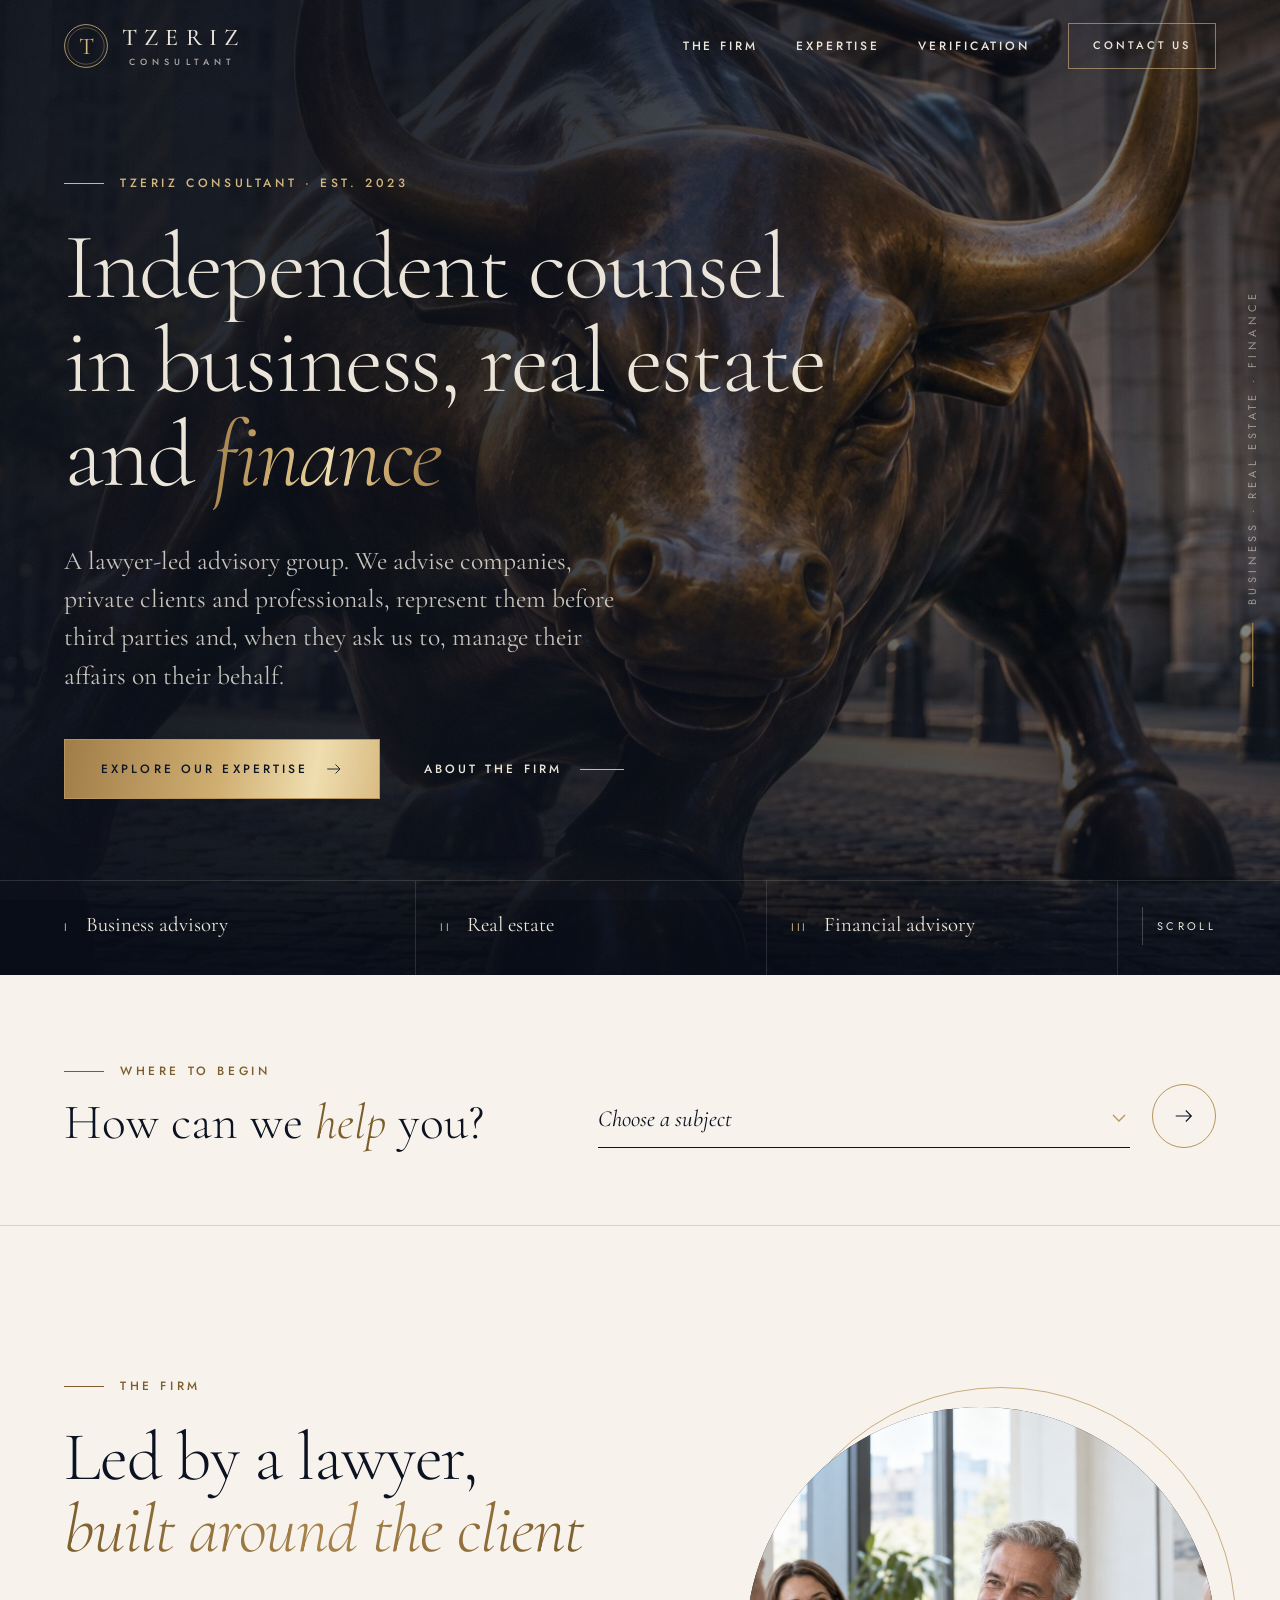
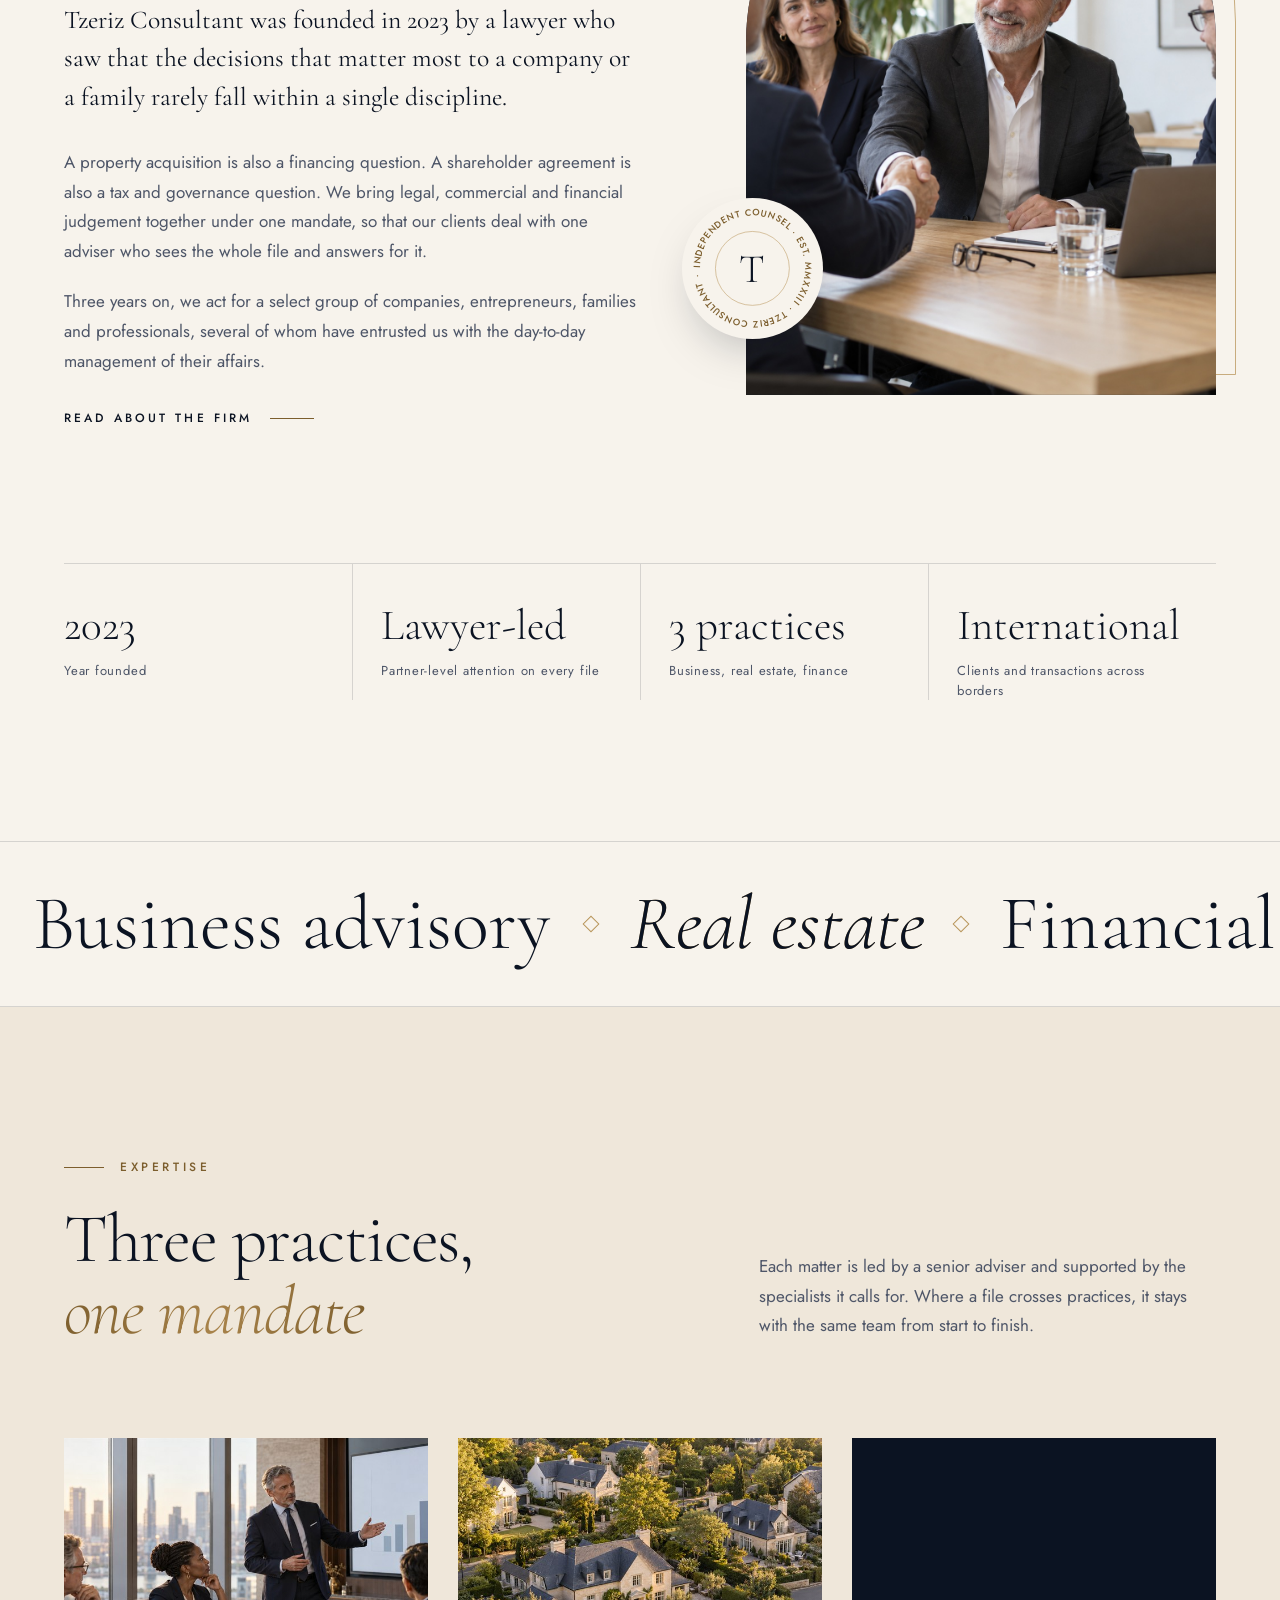
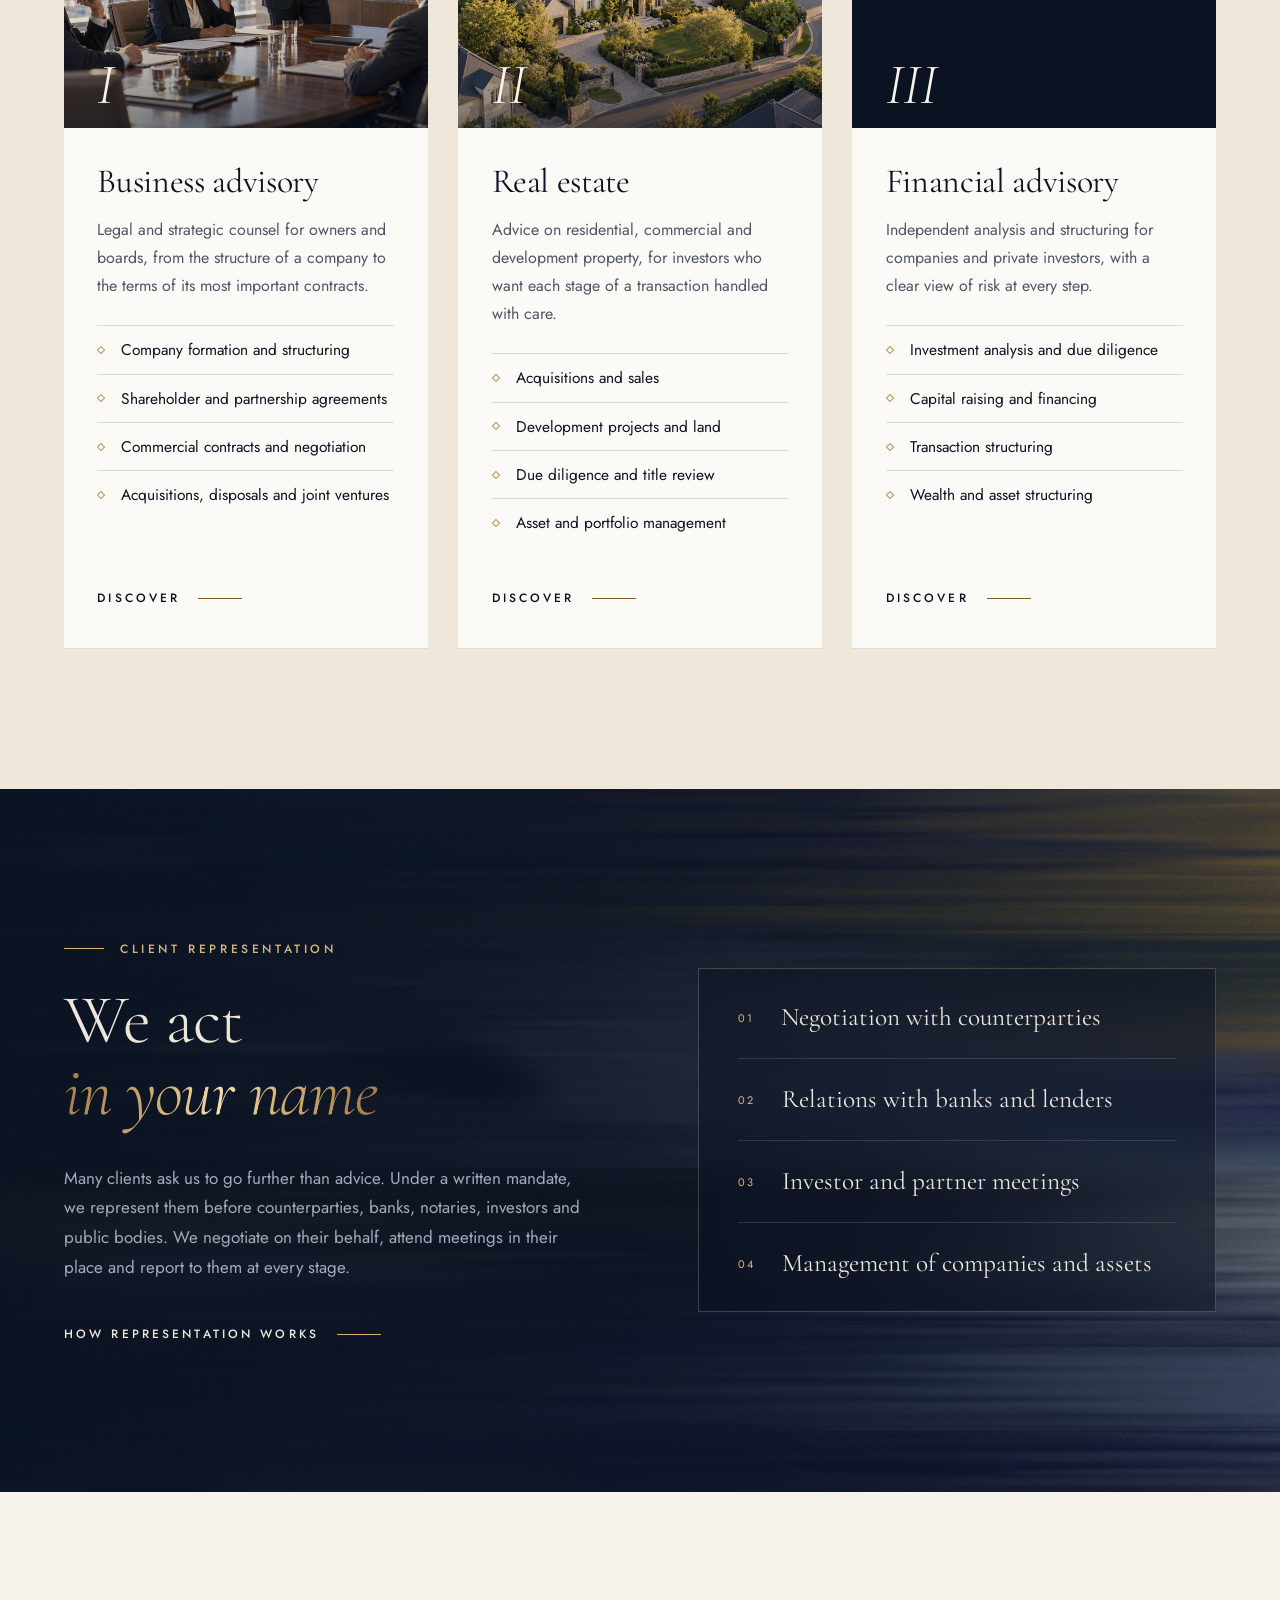
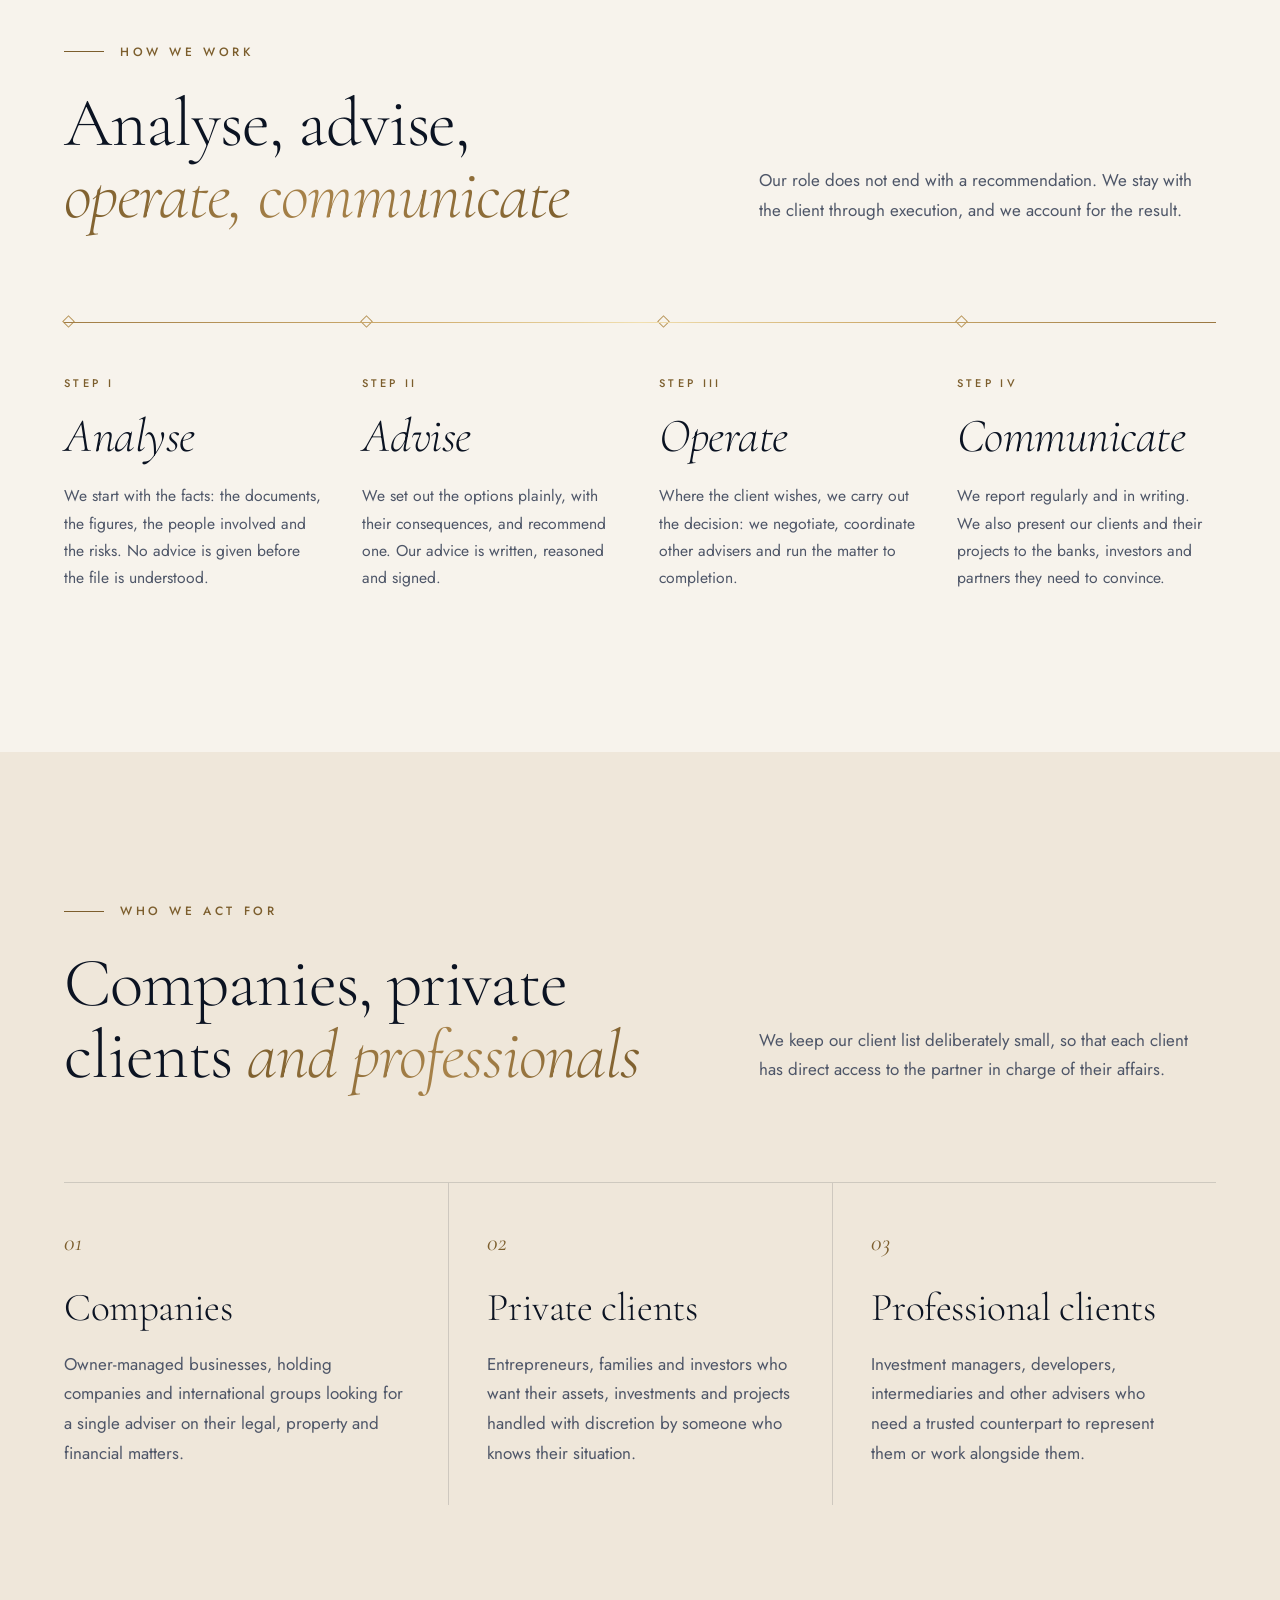
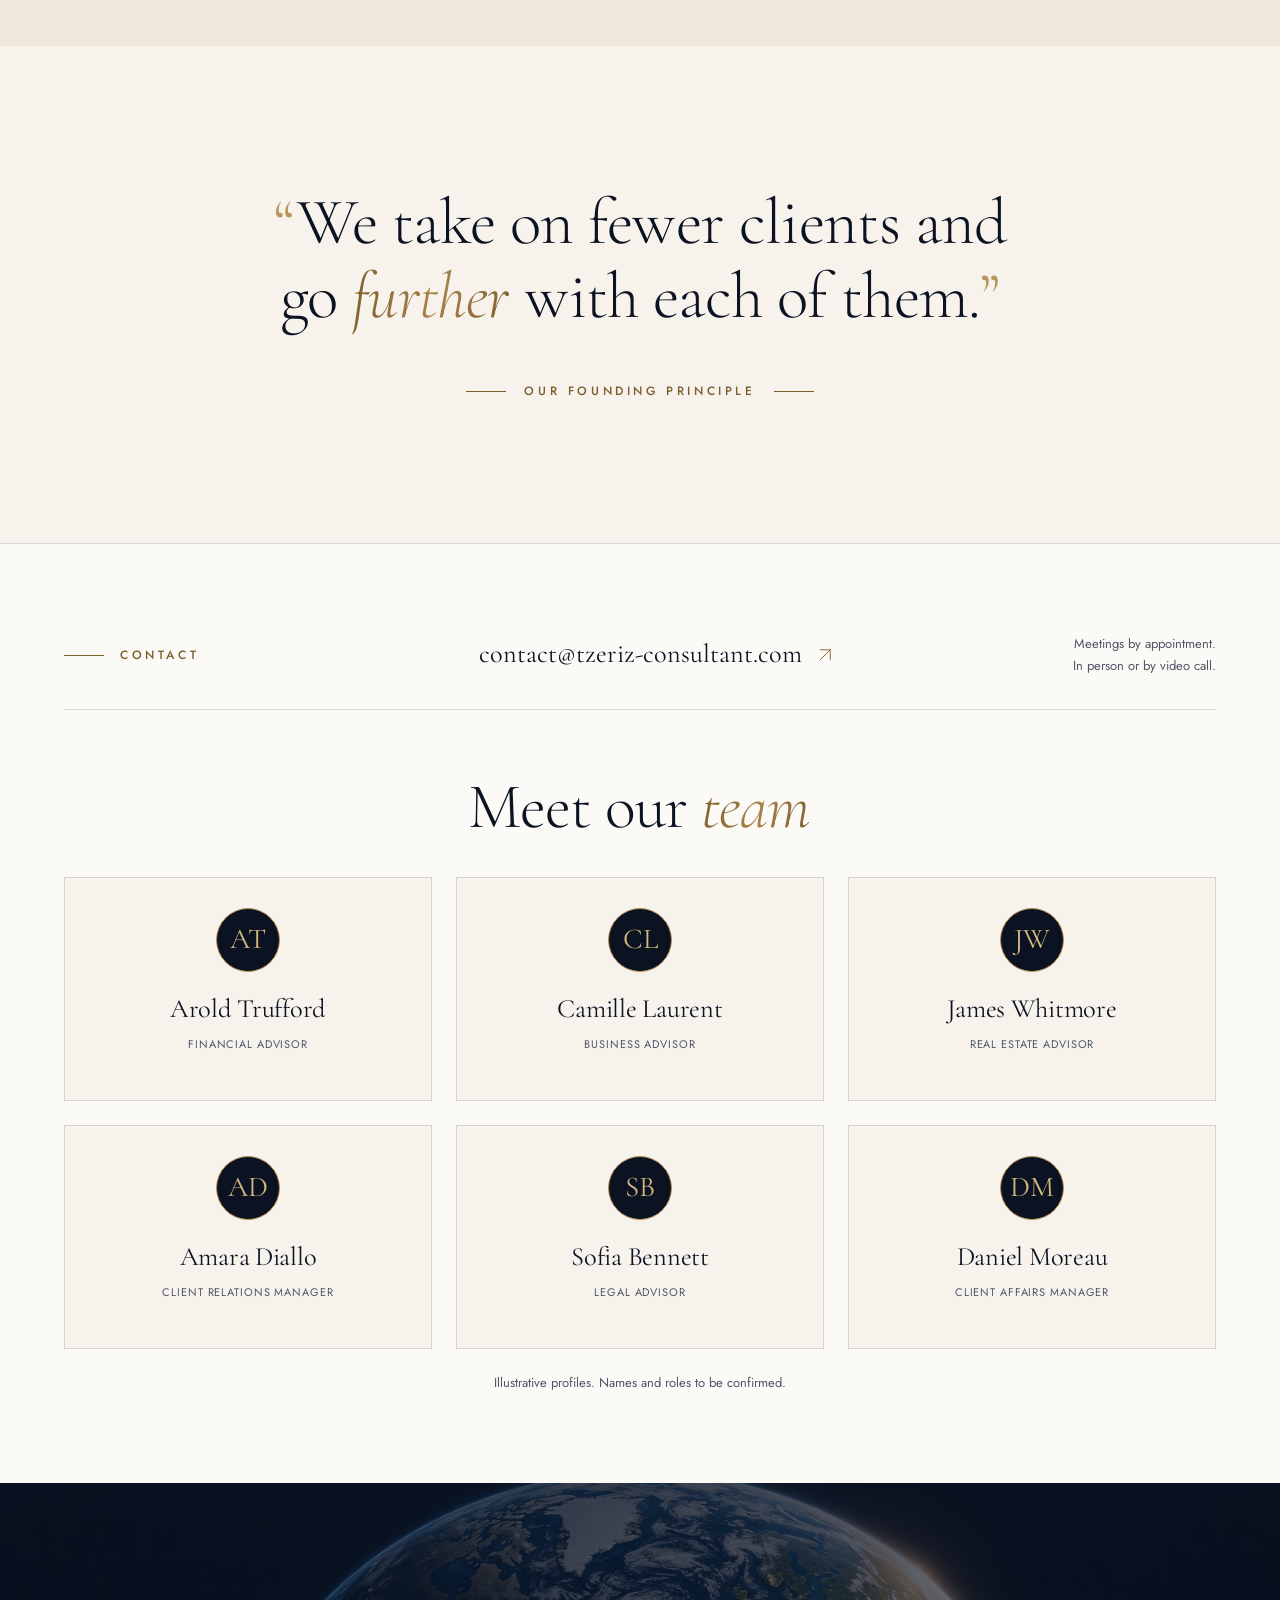
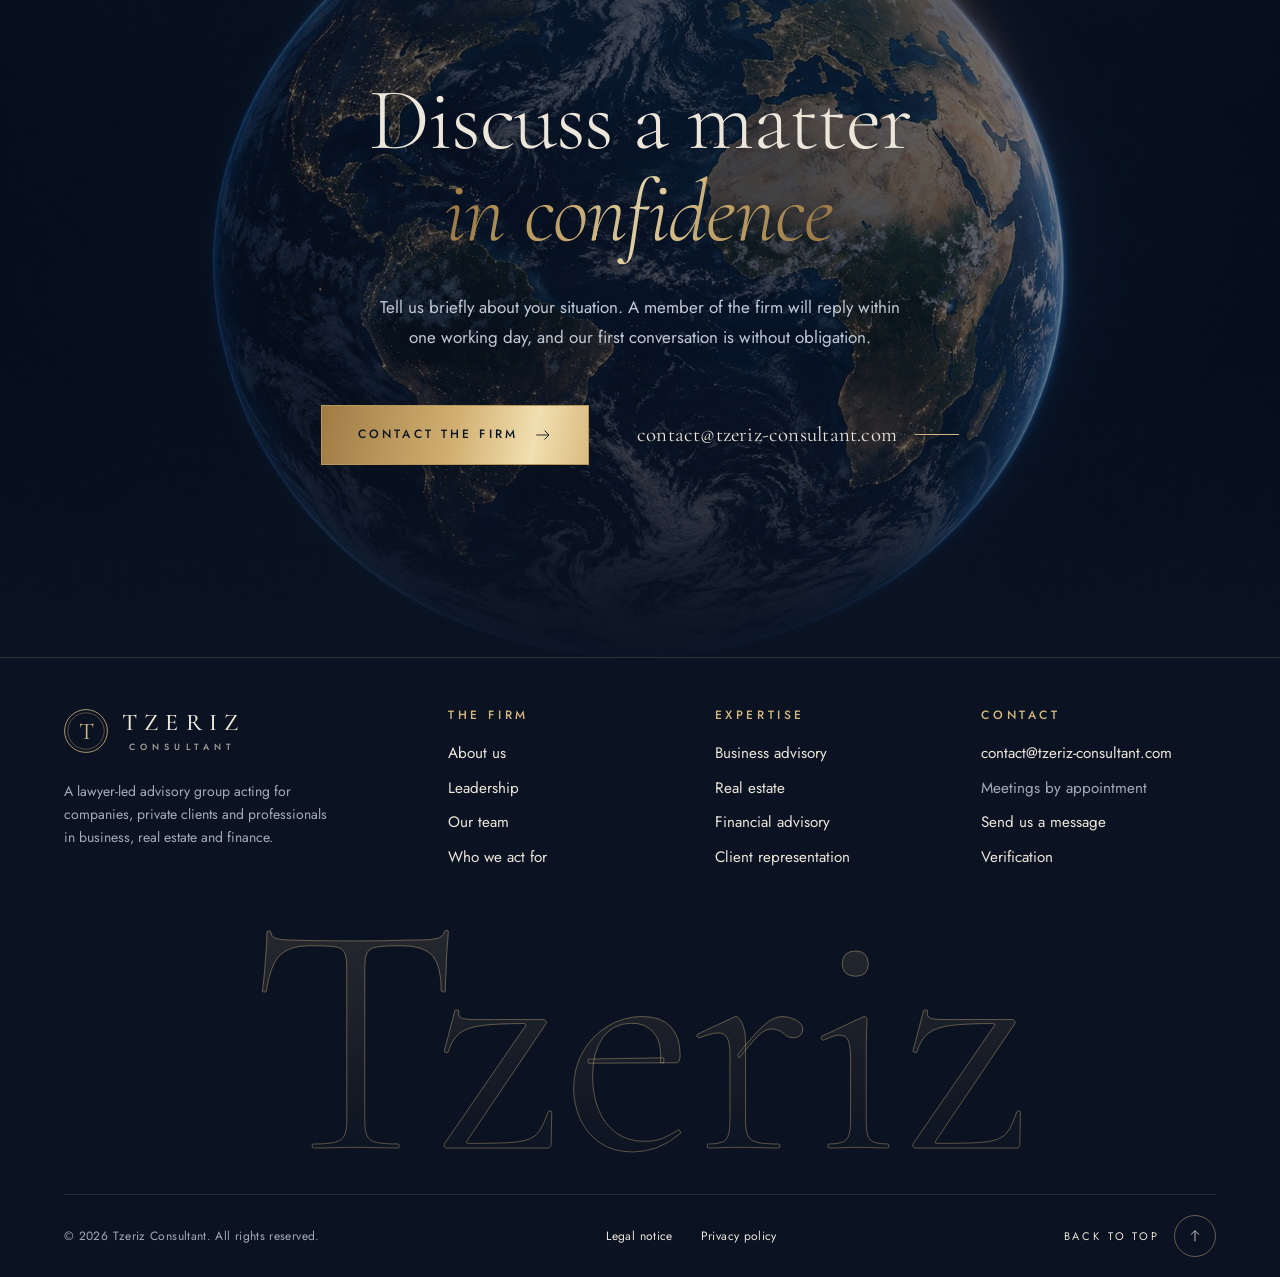
<file: index.html>
<!doctype html>
<html lang="en" data-intro>
<head>
<meta charset="utf-8">
<meta name="viewport" content="width=device-width, initial-scale=1, viewport-fit=cover">
<title>Tzeriz Consultant | Independent counsel in business, real estate and finance</title>
<meta name="description" content="Tzeriz Consultant is a lawyer-led advisory group acting for companies, private clients and professionals in business, real estate and finance.">
<meta name="theme-color" content="#0b1322">
<meta name="claude:viewport-fit-sides" content="cover">
<link rel="preconnect" href="https://fonts.googleapis.com">
<link rel="preconnect" href="https://fonts.gstatic.com" crossorigin>
<link rel="stylesheet" href="https://fonts.googleapis.com/css2?family=Cormorant+Garamond:ital,wght@0,300;0,400;0,500;1,300;1,400&family=Jost:wght@300;400;500&display=swap">
<link rel="preload" as="image" href="images/hero.jpg">
<meta property="og:title" content="Tzeriz Consultant">
<meta property="og:description" content="Tzeriz Consultant is a lawyer-led advisory group acting for companies, private clients and professionals in business, real estate and finance.">
<meta property="og:image" content="images/hero.jpg">
<link rel="icon" href="images/favicon.svg" type="image/svg+xml">
<link rel="stylesheet" href="css/style.css">
<script>
  // Animations only run when JavaScript does; if main.js fails to load, the static page is shown.
  (function (d) {
    var h = d.documentElement;
    h.classList.add('js');
    try {
      var calm = window.matchMedia && window.matchMedia('(prefers-reduced-motion: reduce)').matches;
      if (h.hasAttribute('data-intro') && !calm && !sessionStorage.getItem('tz-intro')) {
        h.classList.add('has-intro');
        sessionStorage.setItem('tz-intro', '1');
      }
    } catch (e) {}
    setTimeout(function () { if (!window.TZ_READY) h.classList.remove('js', 'has-intro'); }, 3500);
  })(document);
</script>
</head>
<body id="top">
<div class="curtain" aria-hidden="true">
  <div class="curtain__inner">
    <svg class="curtain__mark" viewBox="0 0 120 120"><circle class="curtain__ring" cx="60" cy="60" r="58"/><circle class="curtain__ring curtain__ring--in" cx="60" cy="60" r="50"/><text x="60" y="78" text-anchor="middle">T</text></svg>
    <span class="curtain__name">Tzeriz</span>
    <span class="curtain__sub">Consultant</span>
  </div>
</div>
<a class="skip" href="#main">Skip to content</a>
<header class="site-header">
  <div class="wrap site-header__inner">
    <a class="brand" href="index.html" aria-label="Tzeriz Consultant, home">
      <svg class="brand__mark" viewBox="0 0 44 44" aria-hidden="true"><circle cx="22" cy="22" r="21.4"/><circle class="brand__mark-in" cx="22" cy="22" r="18.2"/><text x="22" y="29.6" text-anchor="middle">T</text></svg>
      <span class="brand__text"><span class="brand__name">Tzeriz</span><span class="brand__sub">Consultant</span></span>
    </a>
    <nav class="nav" id="site-nav" aria-label="Main">
      <ul class="nav__list">
        <li><a href="firm.html">The Firm</a></li>
        <li><a href="expertise.html">Expertise</a></li>
        <li><a href="verification.html">Verification</a></li>
        <li class="nav__mobile"><a href="contact.html">Contact</a></li>
      </ul>
      <div class="nav__extra">
        <p>Meetings by appointment</p>
        <a href="mailto:contact@tzeriz-consultant.com">contact@tzeriz-consultant.com</a>
      </div>
    </nav>
    <a class="header-cta" href="contact.html">Contact us</a>
    <button class="nav-toggle" type="button" aria-expanded="false" aria-controls="site-nav"><span class="nav-toggle__label">Menu</span><span class="nav-toggle__bars" aria-hidden="true"></span></button>
  </div>
</header>

<main id="main">
<section class="hero is-dark" aria-label="Introduction">
  <div class="hero__media" data-parallax="0.3" aria-hidden="true">
    <div class="hero__img" style="background-image:url('images/financial-advisory.jpg')"></div>
  </div>
  <div class="wrap hero__content">
    <span class="eyebrow load-fade" style="--ld:.1s">Tzeriz Consultant &middot; Est. 2023</span>
    <h1 class="hero__title lines">
      <span class="line"><span>Independent counsel</span></span>
      <span class="line"><span>in business, real estate</span></span>
      <span class="line"><span>and <em>finance</em></span></span>
    </h1>
    <p class="hero__lede load-fade" style="--ld:.6s">A lawyer-led advisory group. We advise companies, private clients and professionals, represent them before third parties and, when they ask us to, manage their affairs on their behalf.</p>
    <div class="hero__actions load-fade" style="--ld:.8s">
      <a class="btn btn--gold" href="expertise.html">Explore our expertise <svg viewBox="0 0 24 24" aria-hidden="true"><path d="M3 12h17M14 6l6 6-6 6" fill="none" stroke="currentColor" stroke-width="1.2"/></svg></a>
      <a class="link-arrow" href="firm.html">About the firm</a>
    </div>
  </div>
  <div class="hero__foot load-fade" style="--ld:1.05s">
    <div class="wrap hero__foot-inner">
      <a href="expertise.html#business"><span>I</span>Business advisory</a>
      <a href="expertise.html#real-estate"><span>II</span>Real estate</a>
      <a href="expertise.html#finance"><span>III</span>Financial advisory</a>
      <a class="hero__scroll" href="#concierge"><span class="hero__scroll-line" aria-hidden="true"></span>Scroll</a>
    </div>
  </div>
  <p class="hero__side" aria-hidden="true">Business &middot; Real estate &middot; Finance</p>
</section>

<section class="concierge" id="concierge" aria-label="Find the right service">
  <form class="wrap finder" id="finder">
    <div class="finder__intro">
      <span class="eyebrow">Where to begin</span>
      <label class="finder__label" for="finder-need">How can we <em>help</em> you?</label>
    </div>
    <div class="finder__row">
      <div class="finder__select">
        <select id="finder-need" name="need">
          <option value="">Choose a subject</option>
          <option value="expertise.html#business">I run a company and need strategic or legal advice</option>
          <option value="expertise.html#real-estate">I am buying, selling or developing property</option>
          <option value="expertise.html#finance">I am raising capital or reviewing an investment</option>
          <option value="expertise.html#representation">I need someone to represent me in a negotiation</option>
          <option value="expertise.html#management">I want my affairs managed on my behalf</option>
          <option value="contact.html">Something else: speak to us</option>
        </select>
      </div>
      <button class="finder__go" type="submit" aria-label="Go"><svg viewBox="0 0 24 24" aria-hidden="true"><path d="M3 12h17M14 6l6 6-6 6" fill="none" stroke="currentColor" stroke-width="1.2"/></svg></button>
    </div>
  </form>
</section>

<section class="section intro">
  <div class="wrap">
    <div class="intro__grid">
      <div class="intro__text">
        <span class="eyebrow reveal">The Firm</span>
        <h2 class="reveal">Led by a lawyer,<br> <em>built around the client</em></h2>
        <p class="lede reveal">Tzeriz Consultant was founded in 2023 by a lawyer who saw that the decisions that matter most to a company or a family rarely fall within a single discipline.</p>
        <div class="intro__cols reveal">
          <p>A property acquisition is also a financing question. A shareholder agreement is also a tax and governance question. We bring legal, commercial and financial judgement together under one mandate, so that our clients deal with one adviser who sees the whole file and answers for it.</p>
          <p>Three years on, we act for a select group of companies, entrepreneurs, families and professionals, several of whom have entrusted us with the day-to-day management of their affairs.</p>
        </div>
        <a class="link-arrow reveal" href="firm.html">Read about the firm</a>
      </div>
      <figure class="intro__art reveal">
        <div class="arch-frame">
          <div class="arch"><div class="arch__plx"><img src="images/firm-meeting-hd.jpg" width="1122" height="1402" alt="Illustrative business meeting with a senior adviser greeting a client with a handshake" loading="lazy" decoding="async"></div></div>
        </div>
        <div class="seal" aria-hidden="true">
          <svg viewBox="0 0 160 160">
            <defs><path id="seal-circle" d="M80 80 m-60 0 a60 60 0 1 1 120 0 a60 60 0 1 1 -120 0"/></defs>
            <g class="seal__spin"><text><textPath href="#seal-circle" textLength="372">INDEPENDENT COUNSEL &#183; EST. MMXXIII &#183; TZERIZ CONSULTANT &#183;</textPath></text></g>
            <circle class="seal__ring" cx="80" cy="80" r="42"/>
            <text class="seal__t" x="80" y="95" text-anchor="middle">T</text>
          </svg>
        </div>
      </figure>
    </div>
    <dl class="facts" data-stagger aria-label="The firm at a glance">
      <div class="fact"><dt>Year founded</dt><dd>2023</dd></div>
      <div class="fact"><dt>Partner-level attention on every file</dt><dd>Lawyer-led</dd></div>
      <div class="fact"><dt>Business, real estate, finance</dt><dd>3 practices</dd></div>
      <div class="fact"><dt>Clients and transactions across borders</dt><dd>International</dd></div>
    </dl>
  </div>
</section>

<div class="marquee" aria-hidden="true">
  <div class="marquee__track">
    <div class="marquee__group"><span>Business advisory</span><i></i><em>Real estate</em><i></i><span>Financial advisory</span><i></i><em>Representation</em><i></i><span>Management of affairs</span><i></i></div>
    <div class="marquee__group"><span>Business advisory</span><i></i><em>Real estate</em><i></i><span>Financial advisory</span><i></i><em>Representation</em><i></i><span>Management of affairs</span><i></i></div>
  </div>
</div>

<section class="section section--sand">
  <div class="wrap">
    <div class="section-head">
      <div><span class="eyebrow reveal">Expertise</span><h2 class="reveal">Three practices, <em>one mandate</em></h2></div>
      <p class="reveal">Each matter is led by a senior adviser and supported by the specialists it calls for. Where a file crosses practices, it stays with the same team from start to finish.</p>
    </div>
    <div class="practices" data-stagger>
      <a class="practice" href="expertise.html#business">
        <div class="practice__media"><img src="images/business-advisory.jpg" srcset="images/business-advisory-768.jpg 768w, images/business-advisory.jpg 1536w" sizes="(max-width: 680px) 90vw, (max-width: 1024px) 44vw, 400px" width="1536" height="1024" alt="A strategy adviser presenting to executives in a bright boardroom" loading="lazy" decoding="async"><span class="practice__num">I</span></div>
        <div class="practice__body">
          <h3>Business advisory</h3>
          <p>Legal and strategic counsel for owners and boards, from the structure of a company to the terms of its most important contracts.</p>
          <ul>
            <li>Company formation and structuring</li>
            <li>Shareholder and partnership agreements</li>
            <li>Commercial contracts and negotiation</li>
            <li>Acquisitions, disposals and joint ventures</li>
          </ul>
          <span class="link-arrow">Discover</span>
        </div>
      </a>
      <a class="practice" href="expertise.html#real-estate">
        <div class="practice__media"><img src="images/real-estate.jpg" srcset="images/real-estate-768.jpg 768w, images/real-estate.jpg 1536w" sizes="(max-width: 680px) 90vw, (max-width: 1024px) 44vw, 400px" width="1536" height="1024" alt="Aerial view of elegant homes and landscaped gardens in golden evening light" loading="lazy" decoding="async"><span class="practice__num">II</span></div>
        <div class="practice__body">
          <h3>Real estate</h3>
          <p>Advice on residential, commercial and development property, for investors who want each stage of a transaction handled with care.</p>
          <ul>
            <li>Acquisitions and sales</li>
            <li>Development projects and land</li>
            <li>Due diligence and title review</li>
            <li>Asset and portfolio management</li>
          </ul>
          <span class="link-arrow">Discover</span>
        </div>
      </a>
      <a class="practice" href="expertise.html#finance">
        <div class="practice__media"><img src="images/financial-advisory.jpg" srcset="images/financial-advisory-768.jpg 768w, images/financial-advisory.jpg 1536w" sizes="(max-width: 680px) 90vw, (max-width: 1024px) 44vw, 400px" width="1536" height="1024" alt="The bronze Charging Bull sculpture in Lower Manhattan, New York" loading="lazy" decoding="async"><span class="practice__num">III</span></div>
        <div class="practice__body">
          <h3>Financial advisory</h3>
          <p>Independent analysis and structuring for companies and private investors, with a clear view of risk at every step.</p>
          <ul>
            <li>Investment analysis and due diligence</li>
            <li>Capital raising and financing</li>
            <li>Transaction structuring</li>
            <li>Wealth and asset structuring</li>
          </ul>
          <span class="link-arrow">Discover</span>
        </div>
      </a>
    </div>
  </div>
</section>

<section class="band is-dark">
  <div class="band__media" data-parallax="0.12" style="background-image:url('images/mandate.jpg')" aria-hidden="true"></div>
  <div class="wrap band__grid">
    <div class="band__text">
      <span class="eyebrow reveal">Client Representation</span>
      <h2 class="reveal">We act<br> <em>in your name</em></h2>
      <p class="reveal">Many clients ask us to go further than advice. Under a written mandate, we represent them before counterparties, banks, notaries, investors and public bodies. We negotiate on their behalf, attend meetings in their place and report to them at every stage.</p>
      <a class="link-arrow reveal" href="expertise.html#representation">How representation works</a>
    </div>
    <ol class="band__points reveal">
      <li>Negotiation with counterparties</li>
      <li>Relations with banks and lenders</li>
      <li>Investor and partner meetings</li>
      <li>Management of companies and assets</li>
    </ol>
  </div>
</section>

<section class="section">
  <div class="wrap">
    <div class="section-head">
      <div><span class="eyebrow reveal">How we work</span><h2 class="reveal">Analyse, advise, <em>operate, communicate</em></h2></div>
      <p class="reveal">Our role does not end with a recommendation. We stay with the client through execution, and we account for the result.</p>
    </div>
    <ol class="method" data-observe data-stagger>
      <li class="method__item">
        <span class="method__num">Step I</span>
        <h3 class="method__verb">Analyse</h3>
        <p>We start with the facts: the documents, the figures, the people involved and the risks. No advice is given before the file is understood.</p>
      </li>
      <li class="method__item">
        <span class="method__num">Step II</span>
        <h3 class="method__verb">Advise</h3>
        <p>We set out the options plainly, with their consequences, and recommend one. Our advice is written, reasoned and signed.</p>
      </li>
      <li class="method__item">
        <span class="method__num">Step III</span>
        <h3 class="method__verb">Operate</h3>
        <p>Where the client wishes, we carry out the decision: we negotiate, coordinate other advisers and run the matter to completion.</p>
      </li>
      <li class="method__item">
        <span class="method__num">Step IV</span>
        <h3 class="method__verb">Communicate</h3>
        <p>We report regularly and in writing. We also present our clients and their projects to the banks, investors and partners they need to convince.</p>
      </li>
    </ol>
  </div>
</section>

<section class="section section--sand" id="clients-home">
  <div class="wrap">
    <div class="section-head">
      <div><span class="eyebrow reveal">Who we act for</span><h2 class="reveal">Companies, private clients <em>and professionals</em></h2></div>
      <p class="reveal">We keep our client list deliberately small, so that each client has direct access to the partner in charge of their affairs.</p>
    </div>
    <div class="clients" data-stagger>
      <article class="client">
        <span class="client__num">01</span>
        <h3>Companies</h3>
        <p>Owner-managed businesses, holding companies and international groups looking for a single adviser on their legal, property and financial matters.</p>
      </article>
      <article class="client">
        <span class="client__num">02</span>
        <h3>Private clients</h3>
        <p>Entrepreneurs, families and investors who want their assets, investments and projects handled with discretion by someone who knows their situation.</p>
      </article>
      <article class="client">
        <span class="client__num">03</span>
        <h3>Professional clients</h3>
        <p>Investment managers, developers, intermediaries and other advisers who need a trusted counterpart to represent them or work alongside them.</p>
      </article>
    </div>
  </div>
</section>

<section class="section quote">
  <figure class="wrap quote__inner reveal">
    <blockquote><p><span class="quote__edge"><span class="quote__mark" aria-hidden="true">&ldquo;</span>We</span> take on fewer clients and go <em>further</em> with each of <span class="quote__edge">them.<span class="quote__mark" aria-hidden="true">&rdquo;</span></span></p></blockquote>
    <figcaption>Our founding principle</figcaption>
  </figure>
</section>

<section class="firm-contact section--paper" id="contact-team" aria-labelledby="team-title">
  <div class="wrap">
    <div class="firm-contact__head">
      <span class="eyebrow">Contact</span>
      <a class="firm-contact__email" href="mailto:contact@tzeriz-consultant.com"><span>contact@tzeriz-consultant.com</span><svg viewBox="0 0 24 24" aria-hidden="true"><path d="M5 19 19 5M5 5h14v14" fill="none" stroke="currentColor" stroke-width="1.2"/></svg></a>
      <p class="firm-contact__availability">Meetings by appointment.<br>In person or by video call.</p>
    </div>
    <div class="team-directory" id="team" aria-labelledby="team-title" aria-describedby="team-note">
      <div class="team-directory__head">
        <h2 id="team-title">Meet our <em>team</em></h2>
      </div>
      <ul class="team-grid" aria-label="Example team profiles">
        <li class="team-member">
          <span class="team-member__initials" aria-hidden="true">AT</span>
          <div><h3>Arold Trufford</h3><p>Financial Advisor</p></div>
        </li>
        <li class="team-member">
          <span class="team-member__initials" aria-hidden="true">CL</span>
          <div><h3>Camille Laurent</h3><p>Business Advisor</p></div>
        </li>
        <li class="team-member">
          <span class="team-member__initials" aria-hidden="true">JW</span>
          <div><h3>James Whitmore</h3><p>Real Estate Advisor</p></div>
        </li>
        <li class="team-member">
          <span class="team-member__initials" aria-hidden="true">AD</span>
          <div><h3>Amara Diallo</h3><p>Client Relations Manager</p></div>
        </li>
        <li class="team-member">
          <span class="team-member__initials" aria-hidden="true">SB</span>
          <div><h3>Sofia Bennett</h3><p>Legal Advisor</p></div>
        </li>
        <li class="team-member">
          <span class="team-member__initials" aria-hidden="true">DM</span>
          <div><h3>Daniel Moreau</h3><p>Client Affairs Manager</p></div>
        </li>
      </ul>
      <p class="team-note" id="team-note">Illustrative profiles. Names and roles to be confirmed.</p>
    </div>
  </div>
</section>

<section class="cta-final is-dark">
  <div class="cta-final__globe" aria-hidden="true"><img src="images/contact-globe.jpg" srcset="images/contact-globe-768.jpg 768w, images/contact-globe.jpg 1536w" sizes="100vw" width="1536" height="1024" alt="" loading="lazy" decoding="async"></div>
  <div class="wrap">
    <h2 class="reveal">Discuss a matter <em>in confidence</em></h2>
    <p class="reveal">Tell us briefly about your situation. A member of the firm will reply within one working day, and our first conversation is without obligation.</p>
    <div class="cta-final__actions reveal">
      <a class="btn btn--gold" href="contact.html">Contact the firm <svg viewBox="0 0 24 24" aria-hidden="true"><path d="M3 12h17M14 6l6 6-6 6" fill="none" stroke="currentColor" stroke-width="1.2"/></svg></a>
      <a class="link-arrow link-arrow--plain" href="mailto:contact@tzeriz-consultant.com">contact@tzeriz-consultant.com</a>
    </div>
  </div>
</section>
</main>

<footer class="site-footer is-dark">
  <div class="wrap">
    <div class="footer-grid">
      <div class="footer-brand">
        <a class="brand" href="index.html" aria-label="Tzeriz Consultant, home">
          <svg class="brand__mark" viewBox="0 0 44 44" aria-hidden="true"><circle cx="22" cy="22" r="21.4"/><circle class="brand__mark-in" cx="22" cy="22" r="18.2"/><text x="22" y="29.6" text-anchor="middle">T</text></svg>
          <span class="brand__text"><span class="brand__name">Tzeriz</span><span class="brand__sub">Consultant</span></span>
        </a>
        <p class="footer-about">A lawyer-led advisory group acting for companies, private clients and professionals in business, real estate and finance.</p>
      </div>
      <div>
        <h4>The Firm</h4>
        <ul>
          <li><a href="firm.html">About us</a></li>
          <li><a href="firm.html#leadership">Leadership</a></li>
          <li><a href="firm.html#team">Our team</a></li>
          <li><a href="firm.html#clients">Who we act for</a></li>
        </ul>
      </div>
      <div>
        <h4>Expertise</h4>
        <ul>
          <li><a href="expertise.html#business">Business advisory</a></li>
          <li><a href="expertise.html#real-estate">Real estate</a></li>
          <li><a href="expertise.html#finance">Financial advisory</a></li>
          <li><a href="expertise.html#representation">Client representation</a></li>
        </ul>
      </div>
      <div>
        <h4>Contact</h4>
        <ul>
          <li><a href="mailto:contact@tzeriz-consultant.com">contact@tzeriz-consultant.com</a></li>
          <li>Meetings by appointment</li>
          <li><a href="contact.html">Send us a message</a></li>
          <li><a href="verification.html">Verification</a></li>
        </ul>
      </div>
    </div>
    <p class="footer-mark" aria-hidden="true">Tzeriz</p>
    <div class="footer-base">
      <span>&copy; <span id="year">2026</span> Tzeriz Consultant. All rights reserved.</span>
      <ul>
        <li><a href="legal.html">Legal notice</a></li>
        <li><a href="legal.html#privacy">Privacy policy</a></li>
      </ul>
      <a class="to-top" href="#top">Back to top <span><svg viewBox="0 0 24 24" aria-hidden="true"><path d="M12 20V4M6 10l6-6 6 6" fill="none" stroke="currentColor" stroke-width="1.2"/></svg></span></a>
    </div>
  </div>
</footer>
<script src="js/main.js" defer></script>
</body>
</html>
</file>
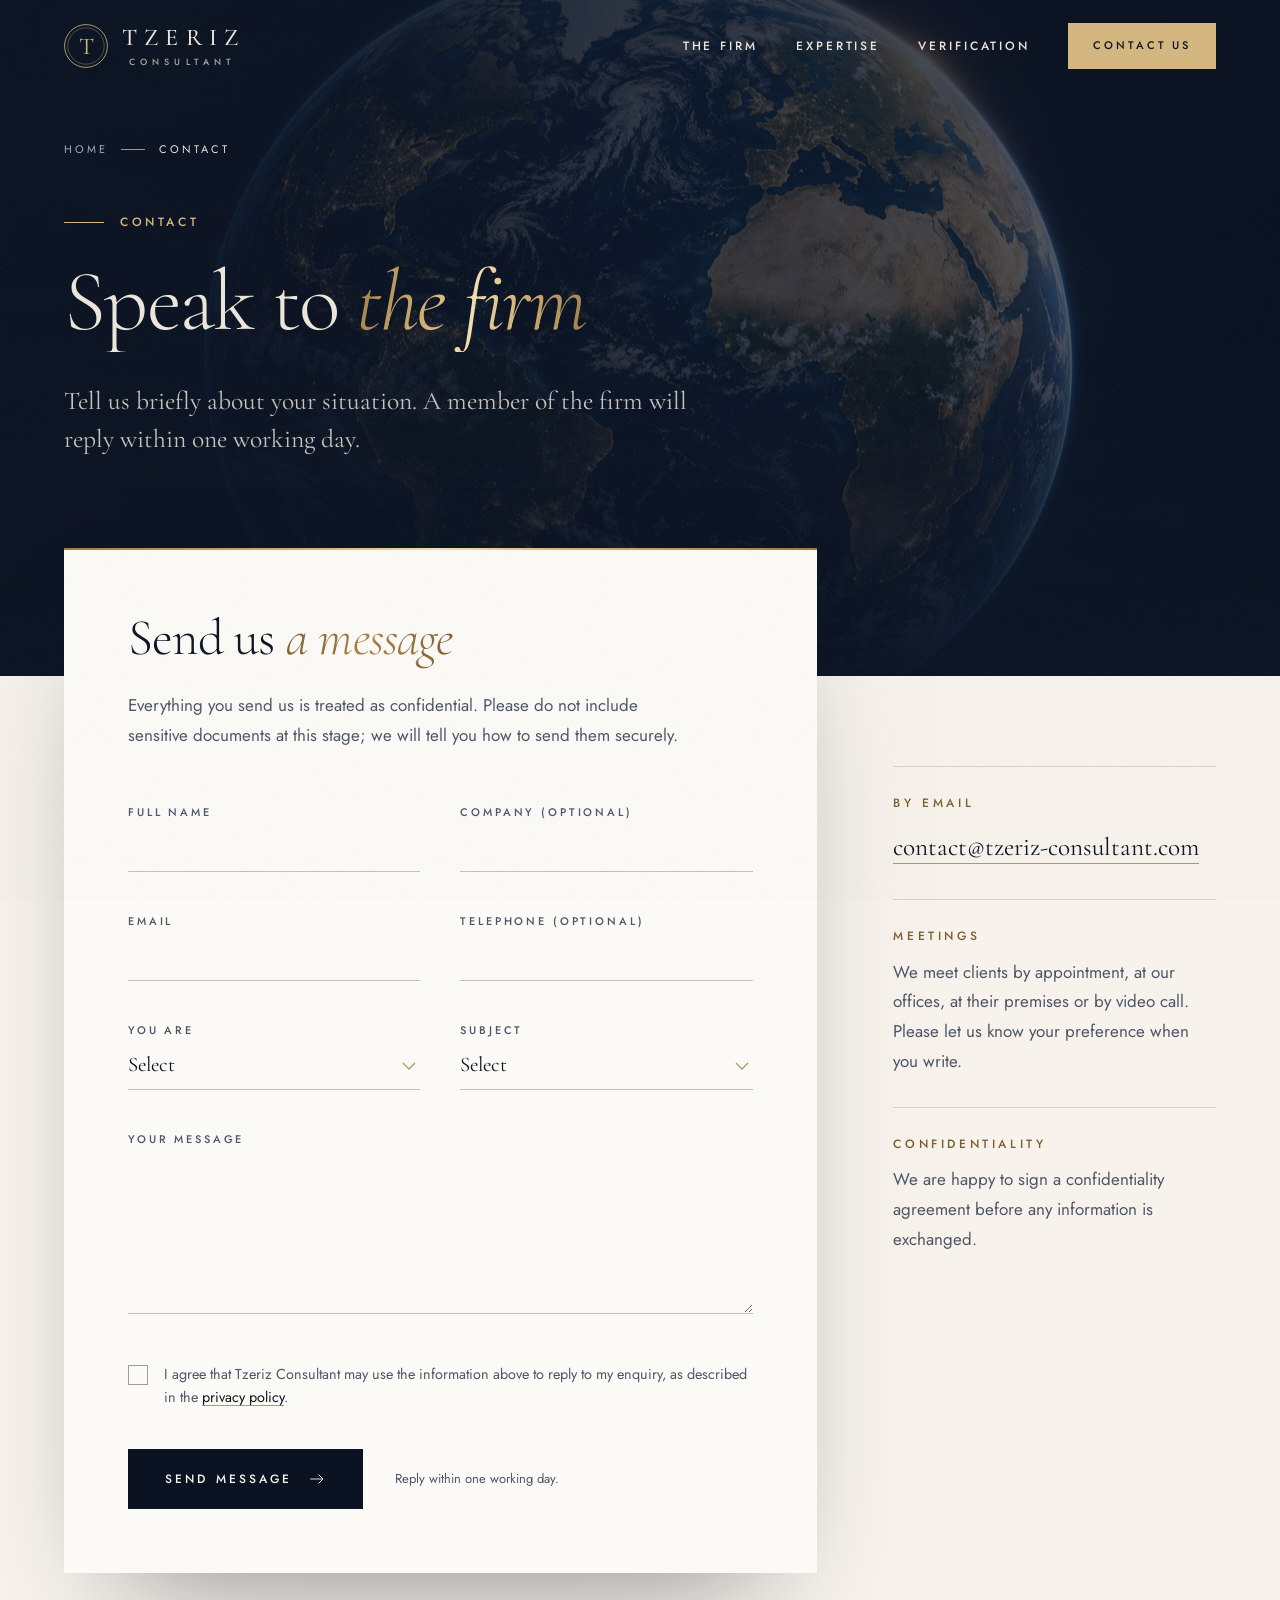
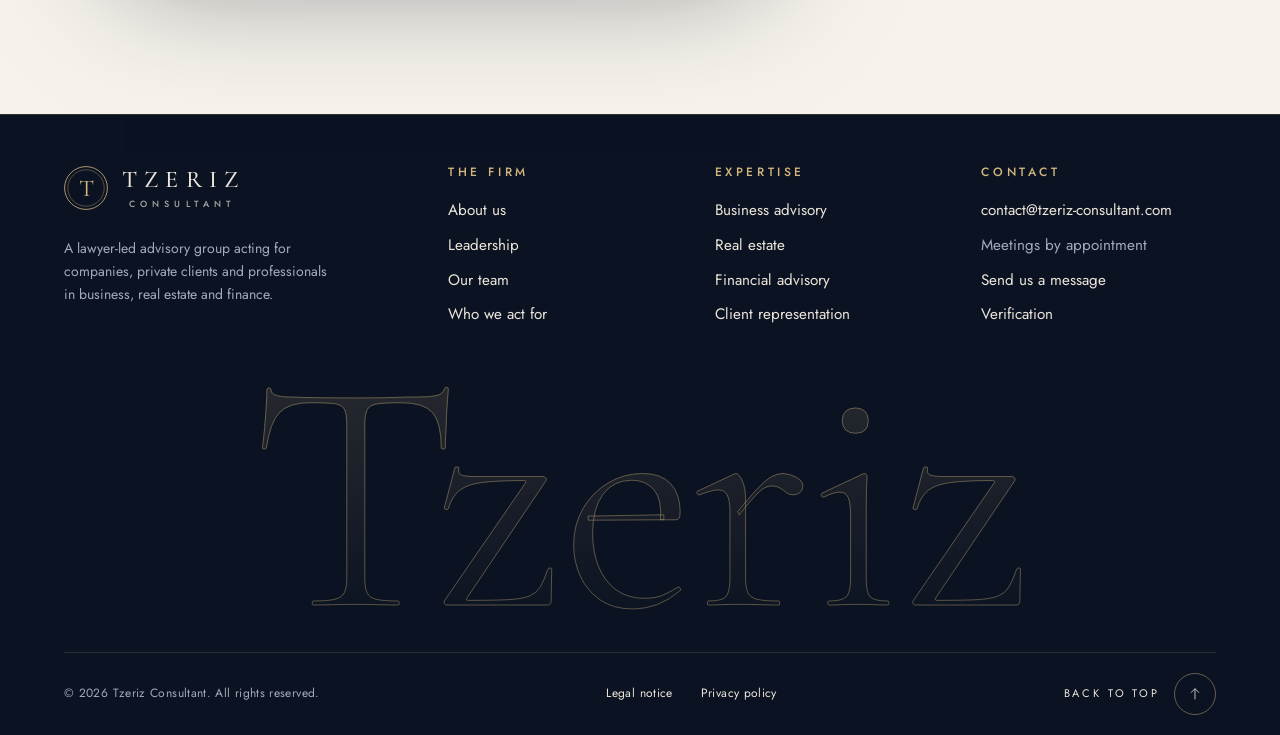
<file: contact.html>
<!doctype html>
<html lang="en">
<head>
<meta charset="utf-8">
<meta name="viewport" content="width=device-width, initial-scale=1, viewport-fit=cover">
<title>Contact | Tzeriz Consultant</title>
<meta name="description" content="Contact Tzeriz Consultant in confidence.">
<meta name="theme-color" content="#0b1322">
<meta name="claude:viewport-fit-sides" content="cover">
<link rel="preconnect" href="https://fonts.googleapis.com">
<link rel="preconnect" href="https://fonts.gstatic.com" crossorigin>
<link rel="stylesheet" href="https://fonts.googleapis.com/css2?family=Cormorant+Garamond:ital,wght@0,300;0,400;0,500;1,300;1,400&family=Jost:wght@300;400;500&display=swap">
<meta property="og:title" content="Contact | Tzeriz Consultant">
<meta property="og:description" content="Contact Tzeriz Consultant in confidence.">
<meta property="og:image" content="images/hero.jpg">
<link rel="icon" href="images/favicon.svg" type="image/svg+xml">
<link rel="stylesheet" href="css/style.css">
<script>
  // Animations only run when JavaScript does; if main.js fails to load, the static page is shown.
  (function (d) {
    var h = d.documentElement;
    h.classList.add('js');
    setTimeout(function () { if (!window.TZ_READY) h.classList.remove('js'); }, 3500);
  })(document);
</script>
</head>
<body id="top">
<a class="skip" href="#main">Skip to content</a>
<header class="site-header">
  <div class="wrap site-header__inner">
    <a class="brand" href="index.html" aria-label="Tzeriz Consultant, home">
      <svg class="brand__mark" viewBox="0 0 44 44" aria-hidden="true"><circle cx="22" cy="22" r="21.4"/><circle class="brand__mark-in" cx="22" cy="22" r="18.2"/><text x="22" y="29.6" text-anchor="middle">T</text></svg>
      <span class="brand__text"><span class="brand__name">Tzeriz</span><span class="brand__sub">Consultant</span></span>
    </a>
    <nav class="nav" id="site-nav" aria-label="Main">
      <ul class="nav__list">
        <li><a href="firm.html">The Firm</a></li>
        <li><a href="expertise.html">Expertise</a></li>
        <li><a href="verification.html">Verification</a></li>
        <li class="nav__mobile"><a href="contact.html" aria-current="page">Contact</a></li>
      </ul>
      <div class="nav__extra">
        <p>Meetings by appointment</p>
        <a href="mailto:contact@tzeriz-consultant.com">contact@tzeriz-consultant.com</a>
      </div>
    </nav>
    <a class="header-cta" href="contact.html" aria-current="page">Contact us</a>
    <button class="nav-toggle" type="button" aria-expanded="false" aria-controls="site-nav"><span class="nav-toggle__label">Menu</span><span class="nav-toggle__bars" aria-hidden="true"></span></button>
  </div>
</header>

<main id="main">
<section class="page-head page-head--compact page-head--overlap page-head--globe is-dark">
  <div class="page-head__media" data-parallax="0.2" aria-hidden="true">
    <div class="page-head__img"></div>
  </div>
  <div class="wrap">
    <nav class="crumbs load-fade" style="--ld:.1s" aria-label="Breadcrumb"><a href="index.html">Home</a><i aria-hidden="true"></i><span aria-current="page">Contact</span></nav>
    <span class="eyebrow load-fade" style="--ld:.2s">Contact</span>
    <h1 class="lines">
      <span class="line"><span>Speak to <em>the firm</em></span></span>
    </h1>
    <p class="page-head__lede load-fade" style="--ld:.5s">Tell us briefly about your situation. A member of the firm will reply within one working day.</p>
  </div>
</section>

<section class="contact">
  <div class="wrap contact__grid">
    <div class="contact-card reveal">
      <h2 class="contact-card__title">Send us <em>a message</em></h2>
      <p class="contact-card__intro">Everything you send us is treated as confidential. Please do not include sensitive documents at this stage; we will tell you how to send them securely.</p>
      <form class="form" id="contact-form" data-endpoint="" novalidate>
        <div class="field"><label for="f-name">Full name</label><input id="f-name" name="name" type="text" autocomplete="name" required></div>
        <div class="field"><label for="f-company">Company (optional)</label><input id="f-company" name="company" type="text" autocomplete="organization"></div>
        <div class="field"><label for="f-email">Email</label><input id="f-email" name="email" type="email" autocomplete="email" required></div>
        <div class="field"><label for="f-phone">Telephone (optional)</label><input id="f-phone" name="phone" type="tel" autocomplete="tel"></div>
        <div class="field"><label for="f-type">You are</label>
          <select id="f-type" name="client_type" required>
            <option value="">Select</option>
            <option>A company</option>
            <option>A private client</option>
            <option>A professional or adviser</option>
          </select>
        </div>
        <div class="field"><label for="f-subject">Subject</label>
          <select id="f-subject" name="subject" required>
            <option value="">Select</option>
            <option>Business advisory</option>
            <option>Real estate</option>
            <option>Financial advisory</option>
            <option>Representation</option>
            <option>Management of affairs</option>
            <option>Other</option>
          </select>
        </div>
        <div class="field full"><label for="f-message">Your message</label><textarea id="f-message" name="message" required></textarea></div>
        <label class="check full" for="f-consent"><input id="f-consent" name="consent" type="checkbox" required><span>I agree that Tzeriz Consultant may use the information above to reply to my enquiry, as described in the <a href="legal.html#privacy">privacy policy</a>.</span></label>
        <div class="full form__submit">
          <button class="btn" type="submit">Send message <svg viewBox="0 0 24 24" aria-hidden="true"><path d="M3 12h17M14 6l6 6-6 6" fill="none" stroke="currentColor" stroke-width="1.2"/></svg></button>
          <small>Reply within one working day.</small>
        </div>
        <p class="form-note" id="form-note" role="status" hidden></p>
      </form>
    </div>
    <aside class="contact__aside" data-stagger>
      <div class="aside-block">
        <h3>By email</h3>
        <a class="aside-block__email" href="mailto:contact@tzeriz-consultant.com">contact@tzeriz-consultant.com</a>
      </div>
      <div class="aside-block">
        <h3>Meetings</h3>
        <p>We meet clients by appointment, at our offices, at their premises or by video call. Please let us know your preference when you write.</p>
      </div>
      <div class="aside-block">
        <h3>Confidentiality</h3>
        <p>We are happy to sign a confidentiality agreement before any information is exchanged.</p>
      </div>
    </aside>
  </div>
</section>
</main>

<footer class="site-footer is-dark">
  <div class="wrap">
    <div class="footer-grid">
      <div class="footer-brand">
        <a class="brand" href="index.html" aria-label="Tzeriz Consultant, home">
          <svg class="brand__mark" viewBox="0 0 44 44" aria-hidden="true"><circle cx="22" cy="22" r="21.4"/><circle class="brand__mark-in" cx="22" cy="22" r="18.2"/><text x="22" y="29.6" text-anchor="middle">T</text></svg>
          <span class="brand__text"><span class="brand__name">Tzeriz</span><span class="brand__sub">Consultant</span></span>
        </a>
        <p class="footer-about">A lawyer-led advisory group acting for companies, private clients and professionals in business, real estate and finance.</p>
      </div>
      <div>
        <h4>The Firm</h4>
        <ul>
          <li><a href="firm.html">About us</a></li>
          <li><a href="firm.html#leadership">Leadership</a></li>
          <li><a href="firm.html#team">Our team</a></li>
          <li><a href="firm.html#clients">Who we act for</a></li>
        </ul>
      </div>
      <div>
        <h4>Expertise</h4>
        <ul>
          <li><a href="expertise.html#business">Business advisory</a></li>
          <li><a href="expertise.html#real-estate">Real estate</a></li>
          <li><a href="expertise.html#finance">Financial advisory</a></li>
          <li><a href="expertise.html#representation">Client representation</a></li>
        </ul>
      </div>
      <div>
        <h4>Contact</h4>
        <ul>
          <li><a href="mailto:contact@tzeriz-consultant.com">contact@tzeriz-consultant.com</a></li>
          <li>Meetings by appointment</li>
          <li><a href="contact.html">Send us a message</a></li>
          <li><a href="verification.html">Verification</a></li>
        </ul>
      </div>
    </div>
    <p class="footer-mark" aria-hidden="true">Tzeriz</p>
    <div class="footer-base">
      <span>&copy; <span id="year">2026</span> Tzeriz Consultant. All rights reserved.</span>
      <ul>
        <li><a href="legal.html">Legal notice</a></li>
        <li><a href="legal.html#privacy">Privacy policy</a></li>
      </ul>
      <a class="to-top" href="#top">Back to top <span><svg viewBox="0 0 24 24" aria-hidden="true"><path d="M12 20V4M6 10l6-6 6 6" fill="none" stroke="currentColor" stroke-width="1.2"/></svg></span></a>
    </div>
  </div>
</footer>
<script src="js/main.js" defer></script>
</body>
</html>
</file>
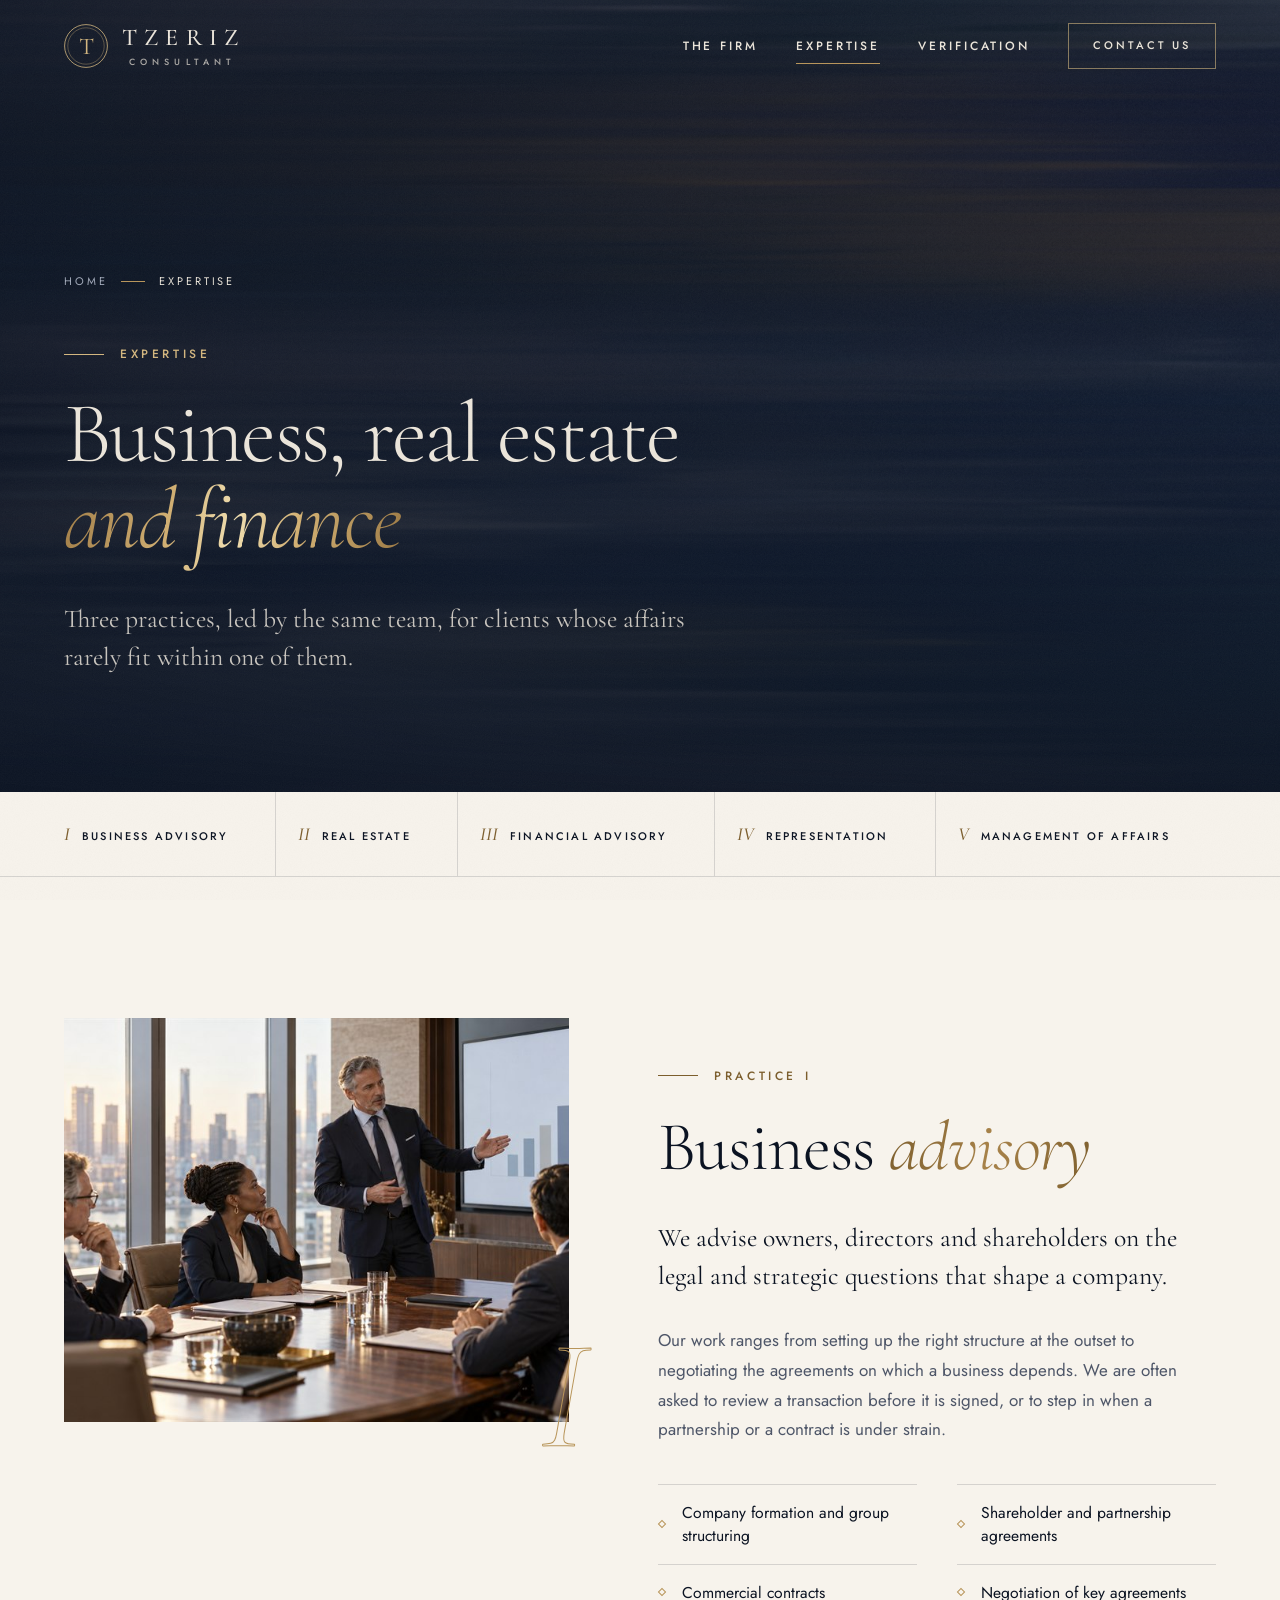
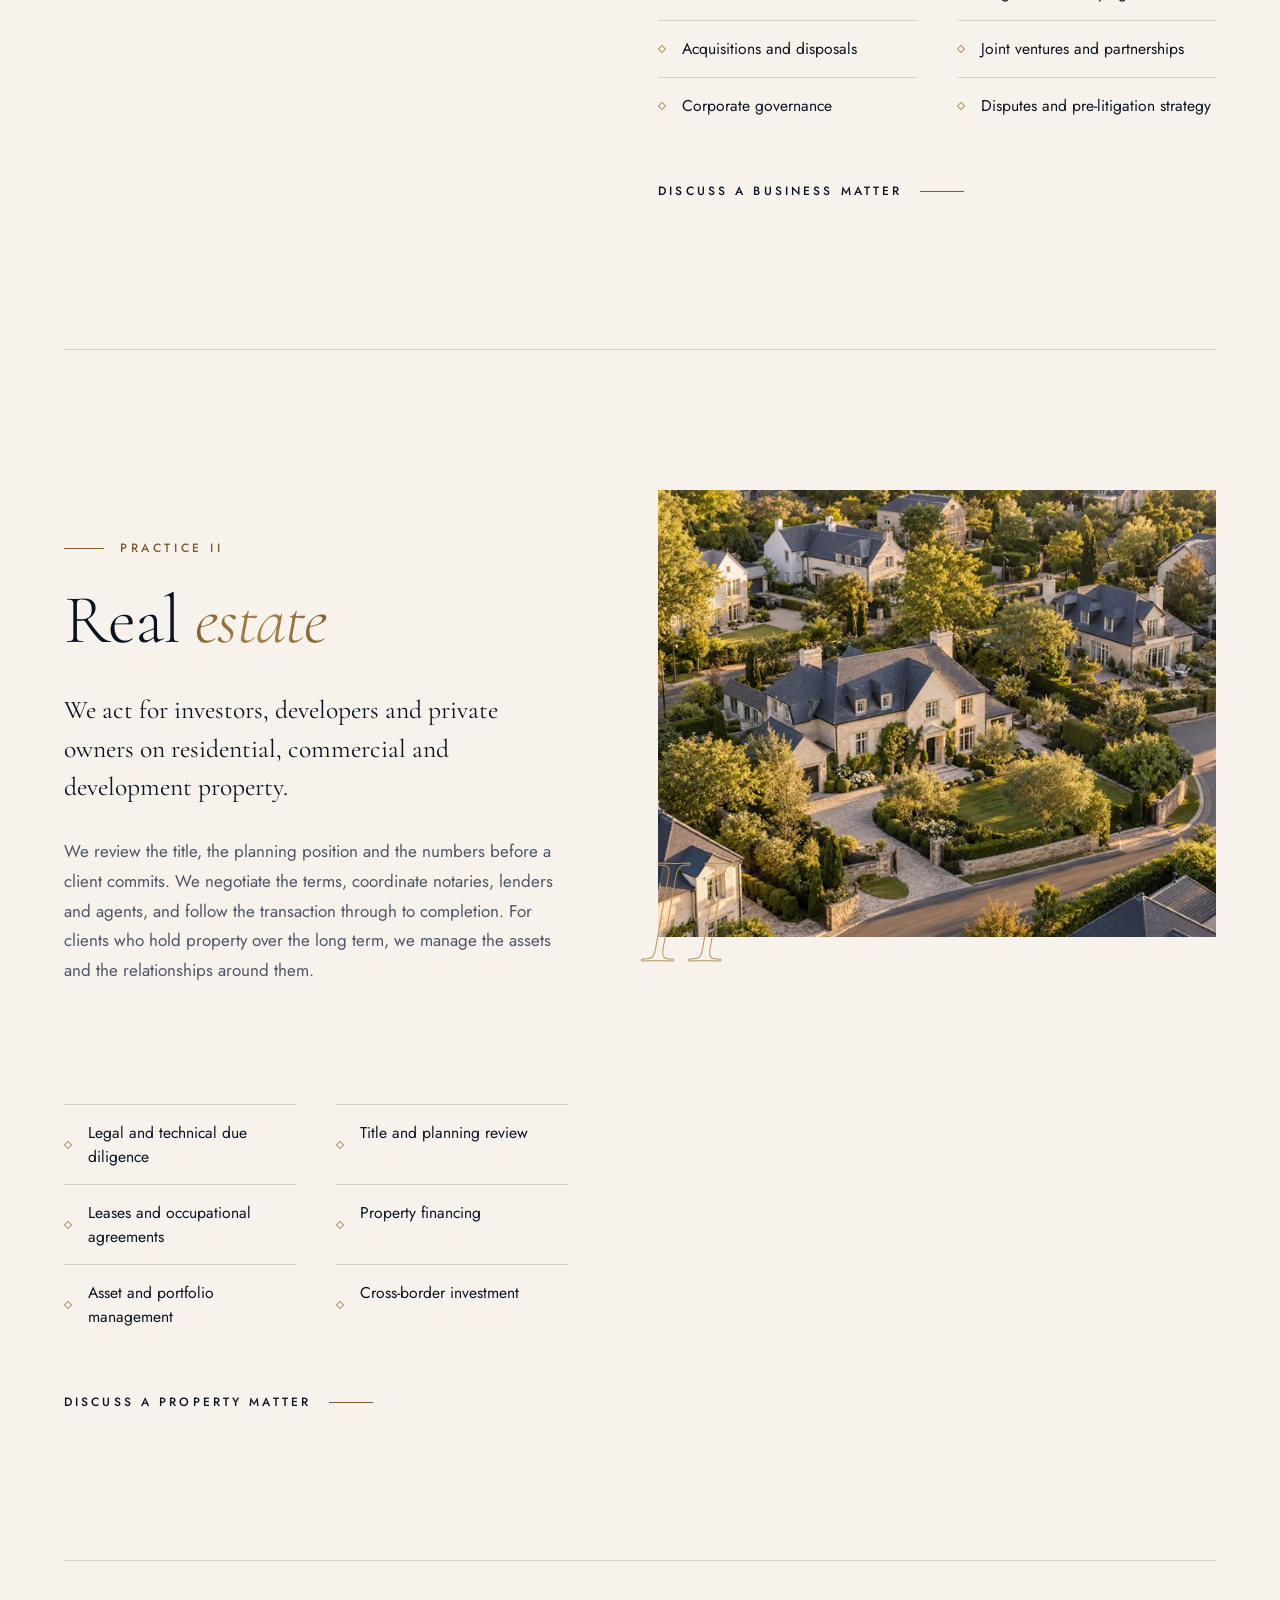
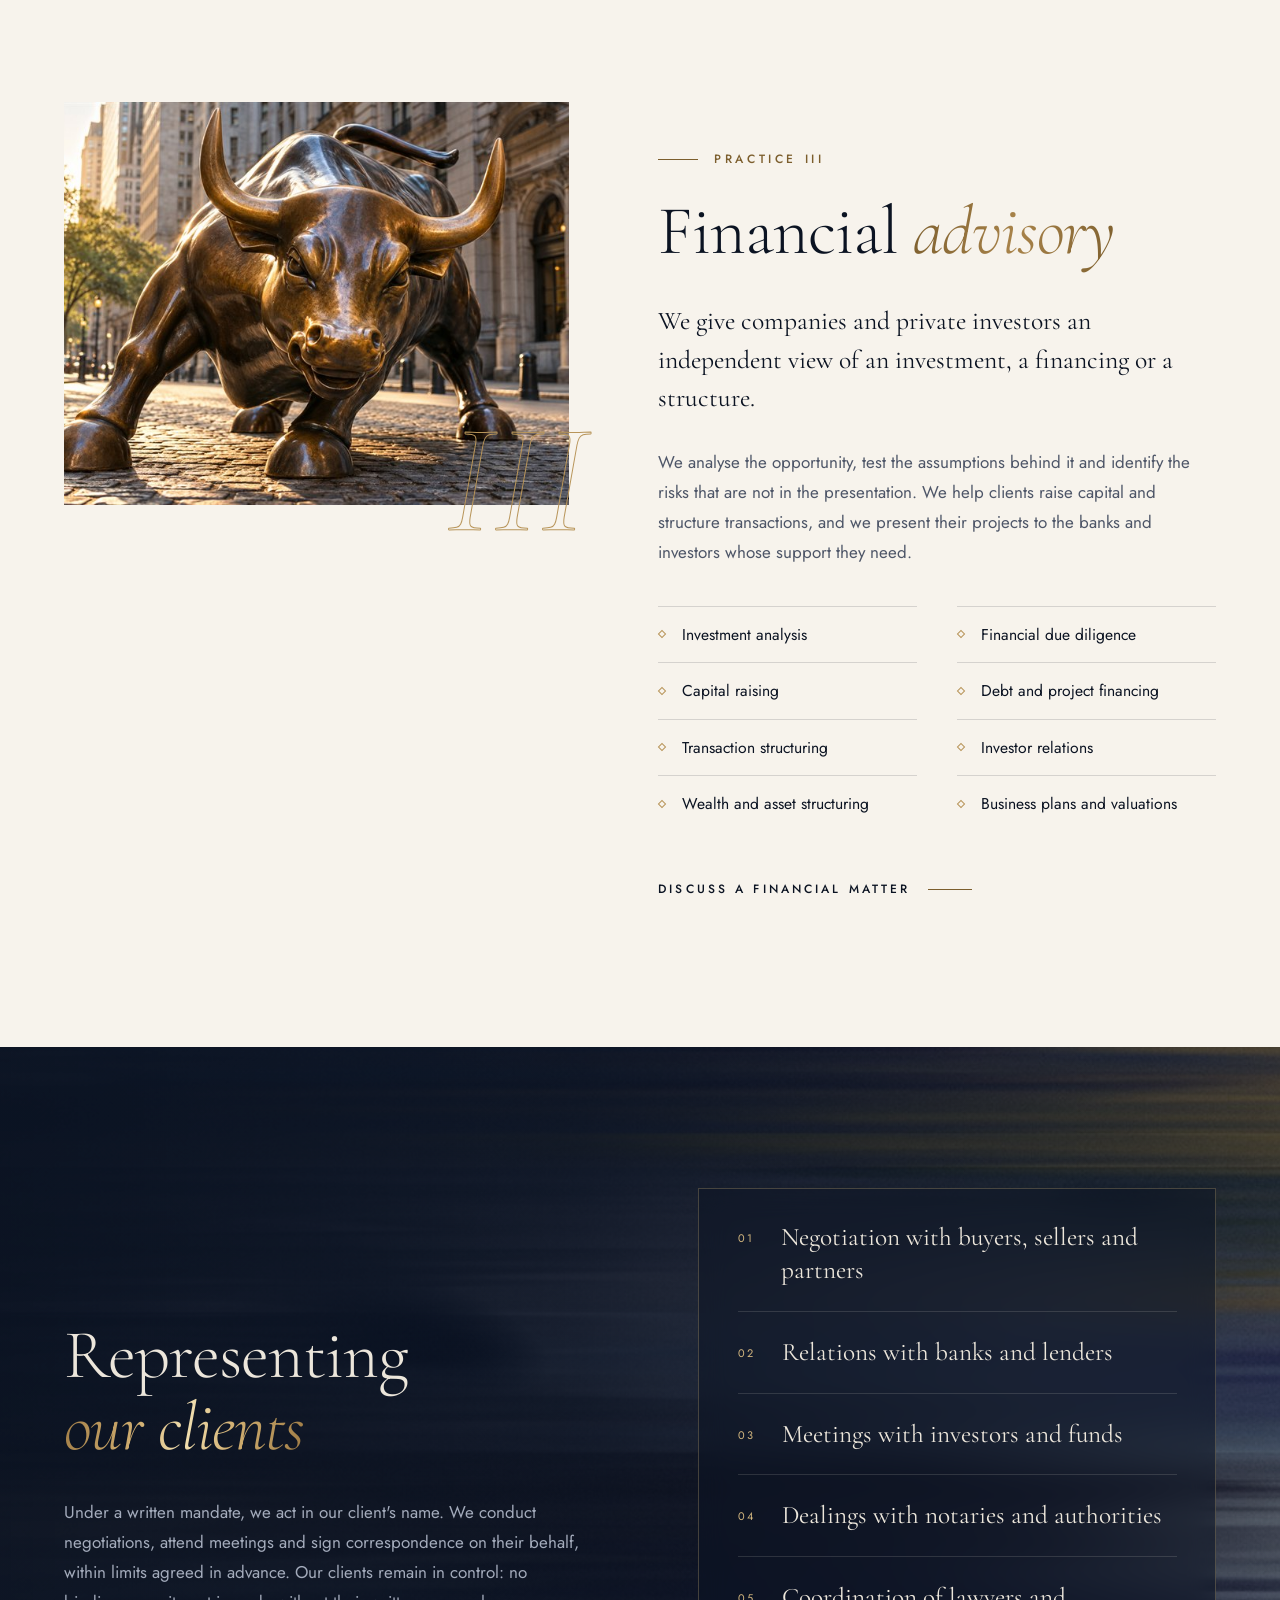
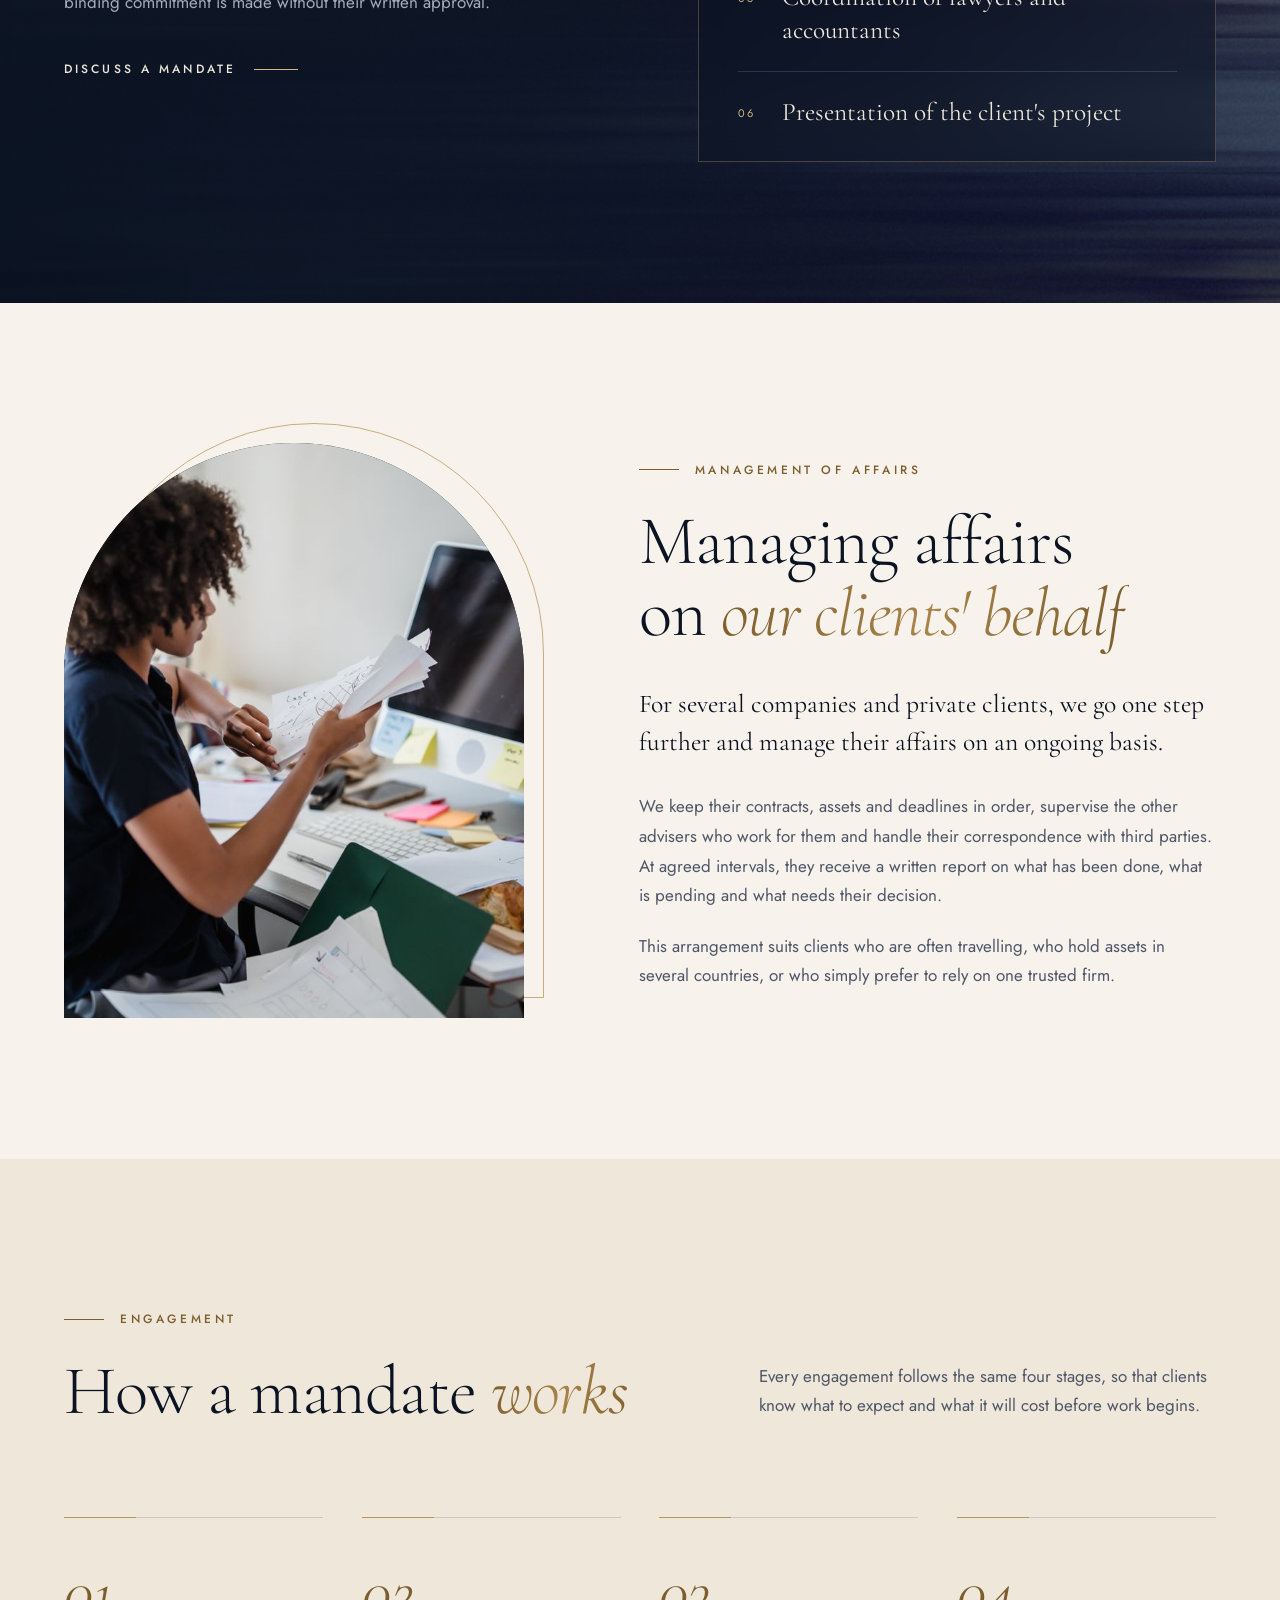
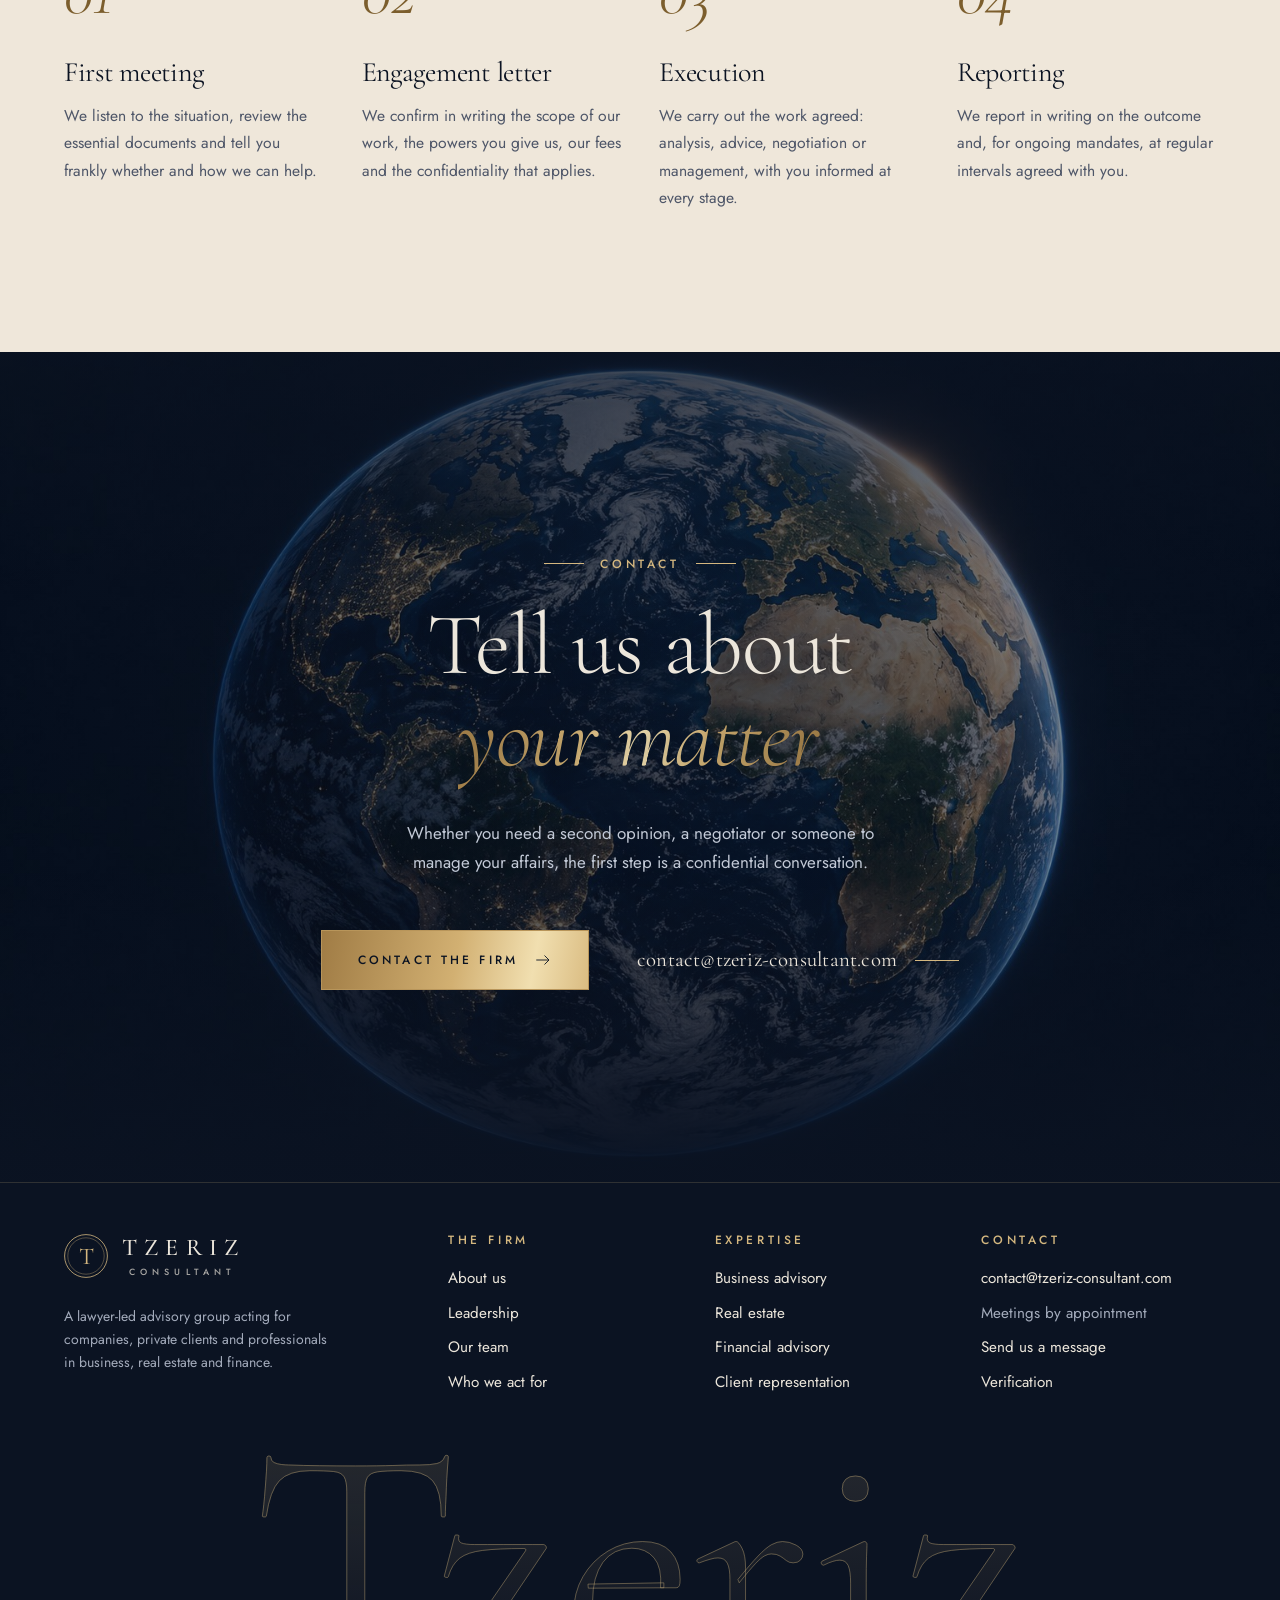
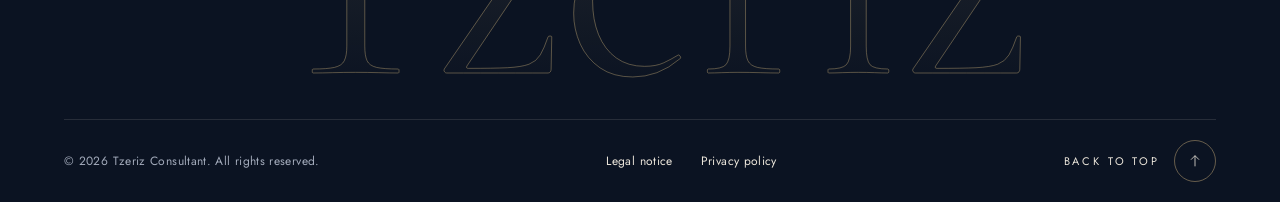
<file: expertise.html>
<!doctype html>
<html lang="en">
<head>
<meta charset="utf-8">
<meta name="viewport" content="width=device-width, initial-scale=1, viewport-fit=cover">
<title>Expertise | Tzeriz Consultant</title>
<meta name="description" content="Business advisory, real estate, financial advisory and client representation.">
<meta name="theme-color" content="#0b1322">
<meta name="claude:viewport-fit-sides" content="cover">
<link rel="preconnect" href="https://fonts.googleapis.com">
<link rel="preconnect" href="https://fonts.gstatic.com" crossorigin>
<link rel="stylesheet" href="https://fonts.googleapis.com/css2?family=Cormorant+Garamond:ital,wght@0,300;0,400;0,500;1,300;1,400&family=Jost:wght@300;400;500&display=swap">
<meta property="og:title" content="Expertise | Tzeriz Consultant">
<meta property="og:description" content="Business advisory, real estate, financial advisory and client representation.">
<meta property="og:image" content="images/hero.jpg">
<link rel="icon" href="images/favicon.svg" type="image/svg+xml">
<link rel="stylesheet" href="css/style.css">
<script>
  // Animations only run when JavaScript does; if main.js fails to load, the static page is shown.
  (function (d) {
    var h = d.documentElement;
    h.classList.add('js');
    setTimeout(function () { if (!window.TZ_READY) h.classList.remove('js'); }, 3500);
  })(document);
</script>
</head>
<body id="top">
<a class="skip" href="#main">Skip to content</a>
<header class="site-header">
  <div class="wrap site-header__inner">
    <a class="brand" href="index.html" aria-label="Tzeriz Consultant, home">
      <svg class="brand__mark" viewBox="0 0 44 44" aria-hidden="true"><circle cx="22" cy="22" r="21.4"/><circle class="brand__mark-in" cx="22" cy="22" r="18.2"/><text x="22" y="29.6" text-anchor="middle">T</text></svg>
      <span class="brand__text"><span class="brand__name">Tzeriz</span><span class="brand__sub">Consultant</span></span>
    </a>
    <nav class="nav" id="site-nav" aria-label="Main">
      <ul class="nav__list">
        <li><a href="firm.html">The Firm</a></li>
        <li><a href="expertise.html" aria-current="page">Expertise</a></li>
        <li><a href="verification.html">Verification</a></li>
        <li class="nav__mobile"><a href="contact.html">Contact</a></li>
      </ul>
      <div class="nav__extra">
        <p>Meetings by appointment</p>
        <a href="mailto:contact@tzeriz-consultant.com">contact@tzeriz-consultant.com</a>
      </div>
    </nav>
    <a class="header-cta" href="contact.html">Contact us</a>
    <button class="nav-toggle" type="button" aria-expanded="false" aria-controls="site-nav"><span class="nav-toggle__label">Menu</span><span class="nav-toggle__bars" aria-hidden="true"></span></button>
  </div>
</header>

<main id="main">
<section class="page-head is-dark">
  <div class="page-head__media" data-parallax="0.2" aria-hidden="true">
    <div class="page-head__img" style="background-image:url('images/hero.jpg')"></div>
  </div>
  <div class="wrap">
    <nav class="crumbs load-fade" style="--ld:.1s" aria-label="Breadcrumb"><a href="index.html">Home</a><i aria-hidden="true"></i><span aria-current="page">Expertise</span></nav>
    <span class="eyebrow load-fade" style="--ld:.2s">Expertise</span>
    <h1 class="lines">
      <span class="line"><span>Business, real estate</span></span>
      <span class="line"><span><em>and finance</em></span></span>
    </h1>
    <p class="page-head__lede load-fade" style="--ld:.6s">Three practices, led by the same team, for clients whose affairs rarely fit within one of them.</p>
  </div>
</section>

<nav class="subnav" aria-label="On this page">
  <div class="wrap">
    <ul>
      <li><a href="#business"><span>I</span>Business advisory</a></li>
      <li><a href="#real-estate"><span>II</span>Real estate</a></li>
      <li><a href="#finance"><span>III</span>Financial advisory</a></li>
      <li><a href="#representation"><span>IV</span>Representation</a></li>
      <li><a href="#management"><span>V</span>Management of affairs</a></li>
    </ul>
  </div>
</nav>

<div class="wrap">
  <section class="area" id="business">
    <div class="area__media">
      <div class="area__frame reveal"><img src="images/business-advisory.jpg" srcset="images/business-advisory-768.jpg 768w, images/business-advisory.jpg 1536w" sizes="(max-width: 960px) 90vw, 540px" width="1536" height="1024" alt="A strategy adviser presenting to executives in a bright boardroom" loading="lazy" decoding="async"></div>
      <span class="area__num" aria-hidden="true">I</span>
    </div>
    <div class="area__body">
      <span class="eyebrow reveal">Practice I</span>
      <h2 class="reveal">Business <em>advisory</em></h2>
      <p class="lede reveal">We advise owners, directors and shareholders on the legal and strategic questions that shape a company.</p>
      <p class="reveal">Our work ranges from setting up the right structure at the outset to negotiating the agreements on which a business depends. We are often asked to review a transaction before it is signed, or to step in when a partnership or a contract is under strain.</p>
      <ul class="area__list" data-stagger>
        <li>Company formation and group structuring</li>
        <li>Shareholder and partnership agreements</li>
        <li>Commercial contracts</li>
        <li>Negotiation of key agreements</li>
        <li>Acquisitions and disposals</li>
        <li>Joint ventures and partnerships</li>
        <li>Corporate governance</li>
        <li>Disputes and pre-litigation strategy</li>
      </ul>
      <a class="link-arrow reveal" href="contact.html">Discuss a business matter</a>
    </div>
  </section>

  <section class="area area--flip" id="real-estate">
    <div class="area__media">
      <div class="area__frame reveal"><img src="images/real-estate.jpg" srcset="images/real-estate-768.jpg 768w, images/real-estate.jpg 1536w" sizes="(max-width: 960px) 90vw, 540px" width="1536" height="1024" alt="Aerial view of elegant homes and landscaped gardens in golden evening light" loading="lazy" decoding="async"></div>
      <span class="area__num" aria-hidden="true">II</span>
    </div>
    <div class="area__body">
      <span class="eyebrow reveal">Practice II</span>
      <h2 class="reveal">Real <em>estate</em></h2>
      <p class="lede reveal">We act for investors, developers and private owners on residential, commercial and development property.</p>
      <p class="reveal">We review the title, the planning position and the numbers before a client commits. We negotiate the terms, coordinate notaries, lenders and agents, and follow the transaction through to completion. For clients who hold property over the long term, we manage the assets and the relationships around them.</p>
      <ul class="area__list" data-stagger>
        <li>Acquisitions and sales</li>
        <li>Development and land projects</li>
        <li>Legal and technical due diligence</li>
        <li>Title and planning review</li>
        <li>Leases and occupational agreements</li>
        <li>Property financing</li>
        <li>Asset and portfolio management</li>
        <li>Cross-border investment</li>
      </ul>
      <a class="link-arrow reveal" href="contact.html">Discuss a property matter</a>
    </div>
  </section>

  <section class="area" id="finance">
    <div class="area__media">
      <div class="area__frame reveal"><img src="images/financial-advisory.jpg" srcset="images/financial-advisory-768.jpg 768w, images/financial-advisory.jpg 1536w" sizes="(max-width: 960px) 90vw, 540px" width="1536" height="1024" alt="The bronze Charging Bull sculpture in Lower Manhattan, New York" loading="lazy" decoding="async"></div>
      <span class="area__num" aria-hidden="true">III</span>
    </div>
    <div class="area__body">
      <span class="eyebrow reveal">Practice III</span>
      <h2 class="reveal">Financial <em>advisory</em></h2>
      <p class="lede reveal">We give companies and private investors an independent view of an investment, a financing or a structure.</p>
      <p class="reveal">We analyse the opportunity, test the assumptions behind it and identify the risks that are not in the presentation. We help clients raise capital and structure transactions, and we present their projects to the banks and investors whose support they need.</p>
      <ul class="area__list" data-stagger>
        <li>Investment analysis</li>
        <li>Financial due diligence</li>
        <li>Capital raising</li>
        <li>Debt and project financing</li>
        <li>Transaction structuring</li>
        <li>Investor relations</li>
        <li>Wealth and asset structuring</li>
        <li>Business plans and valuations</li>
      </ul>
      <a class="link-arrow reveal" href="contact.html">Discuss a financial matter</a>
    </div>
  </section>
</div>

<section class="band is-dark" id="representation">
  <div class="band__media" data-parallax="0.12" style="background-image:url('images/mandate.jpg')" aria-hidden="true"></div>
  <div class="wrap band__grid">
    <div class="band__text">
      <span class="eyebrow reveal">Client Representation</span>
      <h2 class="reveal">Representing<br> <em>our clients</em></h2>
      <p class="reveal">Under a written mandate, we act in our client's name. We conduct negotiations, attend meetings and sign correspondence on their behalf, within limits agreed in advance. Our clients remain in control: no binding commitment is made without their written approval.</p>
      <a class="link-arrow reveal" href="contact.html">Discuss a mandate</a>
    </div>
    <ol class="band__points reveal">
      <li>Negotiation with buyers, sellers and partners</li>
      <li>Relations with banks and lenders</li>
      <li>Meetings with investors and funds</li>
      <li>Dealings with notaries and authorities</li>
      <li>Coordination of lawyers and accountants</li>
      <li>Presentation of the client's project</li>
    </ol>
  </div>
</section>

<section class="section" id="management">
  <div class="wrap split">
    <figure class="split__media reveal">
      <div class="arch-frame">
        <div class="arch"><div class="arch__plx"><img src="images/management-affairs.jpg" srcset="images/management-affairs-640.jpg 640w, images/management-affairs.jpg 1024w" sizes="(max-width: 900px) 84vw, 460px" width="1024" height="1536" alt="A professional reviewing and organizing documents at her office desk" loading="lazy" decoding="async"></div></div>
      </div>
    </figure>
    <div>
      <span class="eyebrow reveal">Management of affairs</span>
      <h2 class="reveal">Managing affairs on <em>our clients' behalf</em></h2>
      <p class="lede reveal">For several companies and private clients, we go one step further and manage their affairs on an ongoing basis.</p>
      <p class="reveal">We keep their contracts, assets and deadlines in order, supervise the other advisers who work for them and handle their correspondence with third parties. At agreed intervals, they receive a written report on what has been done, what is pending and what needs their decision.</p>
      <p class="reveal">This arrangement suits clients who are often travelling, who hold assets in several countries, or who simply prefer to rely on one trusted firm.</p>
    </div>
  </div>
</section>

<section class="section section--sand">
  <div class="wrap">
    <div class="section-head">
      <div><span class="eyebrow reveal">Engagement</span><h2 class="reveal">How a mandate <em>works</em></h2></div>
      <p class="reveal">Every engagement follows the same four stages, so that clients know what to expect and what it will cost before work begins.</p>
    </div>
    <ol class="steps" data-stagger>
      <li><h3>First meeting</h3><p>We listen to the situation, review the essential documents and tell you frankly whether and how we can help.</p></li>
      <li><h3>Engagement letter</h3><p>We confirm in writing the scope of our work, the powers you give us, our fees and the confidentiality that applies.</p></li>
      <li><h3>Execution</h3><p>We carry out the work agreed: analysis, advice, negotiation or management, with you informed at every stage.</p></li>
      <li><h3>Reporting</h3><p>We report in writing on the outcome and, for ongoing mandates, at regular intervals agreed with you.</p></li>
    </ol>
  </div>
</section>

<section class="cta-final is-dark">
  <div class="cta-final__globe" aria-hidden="true"><img src="images/contact-globe.jpg" srcset="images/contact-globe-768.jpg 768w, images/contact-globe.jpg 1536w" sizes="100vw" width="1536" height="1024" alt="" loading="lazy" decoding="async"></div>
  <div class="wrap">
    <span class="eyebrow eyebrow--center reveal">Contact</span>
    <h2 class="reveal">Tell us about <em>your matter</em></h2>
    <p class="reveal">Whether you need a second opinion, a negotiator or someone to manage your affairs, the first step is a confidential conversation.</p>
    <div class="cta-final__actions reveal">
      <a class="btn btn--gold" href="contact.html">Contact the firm <svg viewBox="0 0 24 24" aria-hidden="true"><path d="M3 12h17M14 6l6 6-6 6" fill="none" stroke="currentColor" stroke-width="1.2"/></svg></a>
      <a class="link-arrow link-arrow--plain" href="mailto:contact@tzeriz-consultant.com">contact@tzeriz-consultant.com</a>
    </div>
  </div>
</section>
</main>

<footer class="site-footer is-dark">
  <div class="wrap">
    <div class="footer-grid">
      <div class="footer-brand">
        <a class="brand" href="index.html" aria-label="Tzeriz Consultant, home">
          <svg class="brand__mark" viewBox="0 0 44 44" aria-hidden="true"><circle cx="22" cy="22" r="21.4"/><circle class="brand__mark-in" cx="22" cy="22" r="18.2"/><text x="22" y="29.6" text-anchor="middle">T</text></svg>
          <span class="brand__text"><span class="brand__name">Tzeriz</span><span class="brand__sub">Consultant</span></span>
        </a>
        <p class="footer-about">A lawyer-led advisory group acting for companies, private clients and professionals in business, real estate and finance.</p>
      </div>
      <div>
        <h4>The Firm</h4>
        <ul>
          <li><a href="firm.html">About us</a></li>
          <li><a href="firm.html#leadership">Leadership</a></li>
          <li><a href="firm.html#team">Our team</a></li>
          <li><a href="firm.html#clients">Who we act for</a></li>
        </ul>
      </div>
      <div>
        <h4>Expertise</h4>
        <ul>
          <li><a href="expertise.html#business">Business advisory</a></li>
          <li><a href="expertise.html#real-estate">Real estate</a></li>
          <li><a href="expertise.html#finance">Financial advisory</a></li>
          <li><a href="expertise.html#representation">Client representation</a></li>
        </ul>
      </div>
      <div>
        <h4>Contact</h4>
        <ul>
          <li><a href="mailto:contact@tzeriz-consultant.com">contact@tzeriz-consultant.com</a></li>
          <li>Meetings by appointment</li>
          <li><a href="contact.html">Send us a message</a></li>
          <li><a href="verification.html">Verification</a></li>
        </ul>
      </div>
    </div>
    <p class="footer-mark" aria-hidden="true">Tzeriz</p>
    <div class="footer-base">
      <span>&copy; <span id="year">2026</span> Tzeriz Consultant. All rights reserved.</span>
      <ul>
        <li><a href="legal.html">Legal notice</a></li>
        <li><a href="legal.html#privacy">Privacy policy</a></li>
      </ul>
      <a class="to-top" href="#top">Back to top <span><svg viewBox="0 0 24 24" aria-hidden="true"><path d="M12 20V4M6 10l6-6 6 6" fill="none" stroke="currentColor" stroke-width="1.2"/></svg></span></a>
    </div>
  </div>
</footer>
<script src="js/main.js" defer></script>
</body>
</html>
</file>
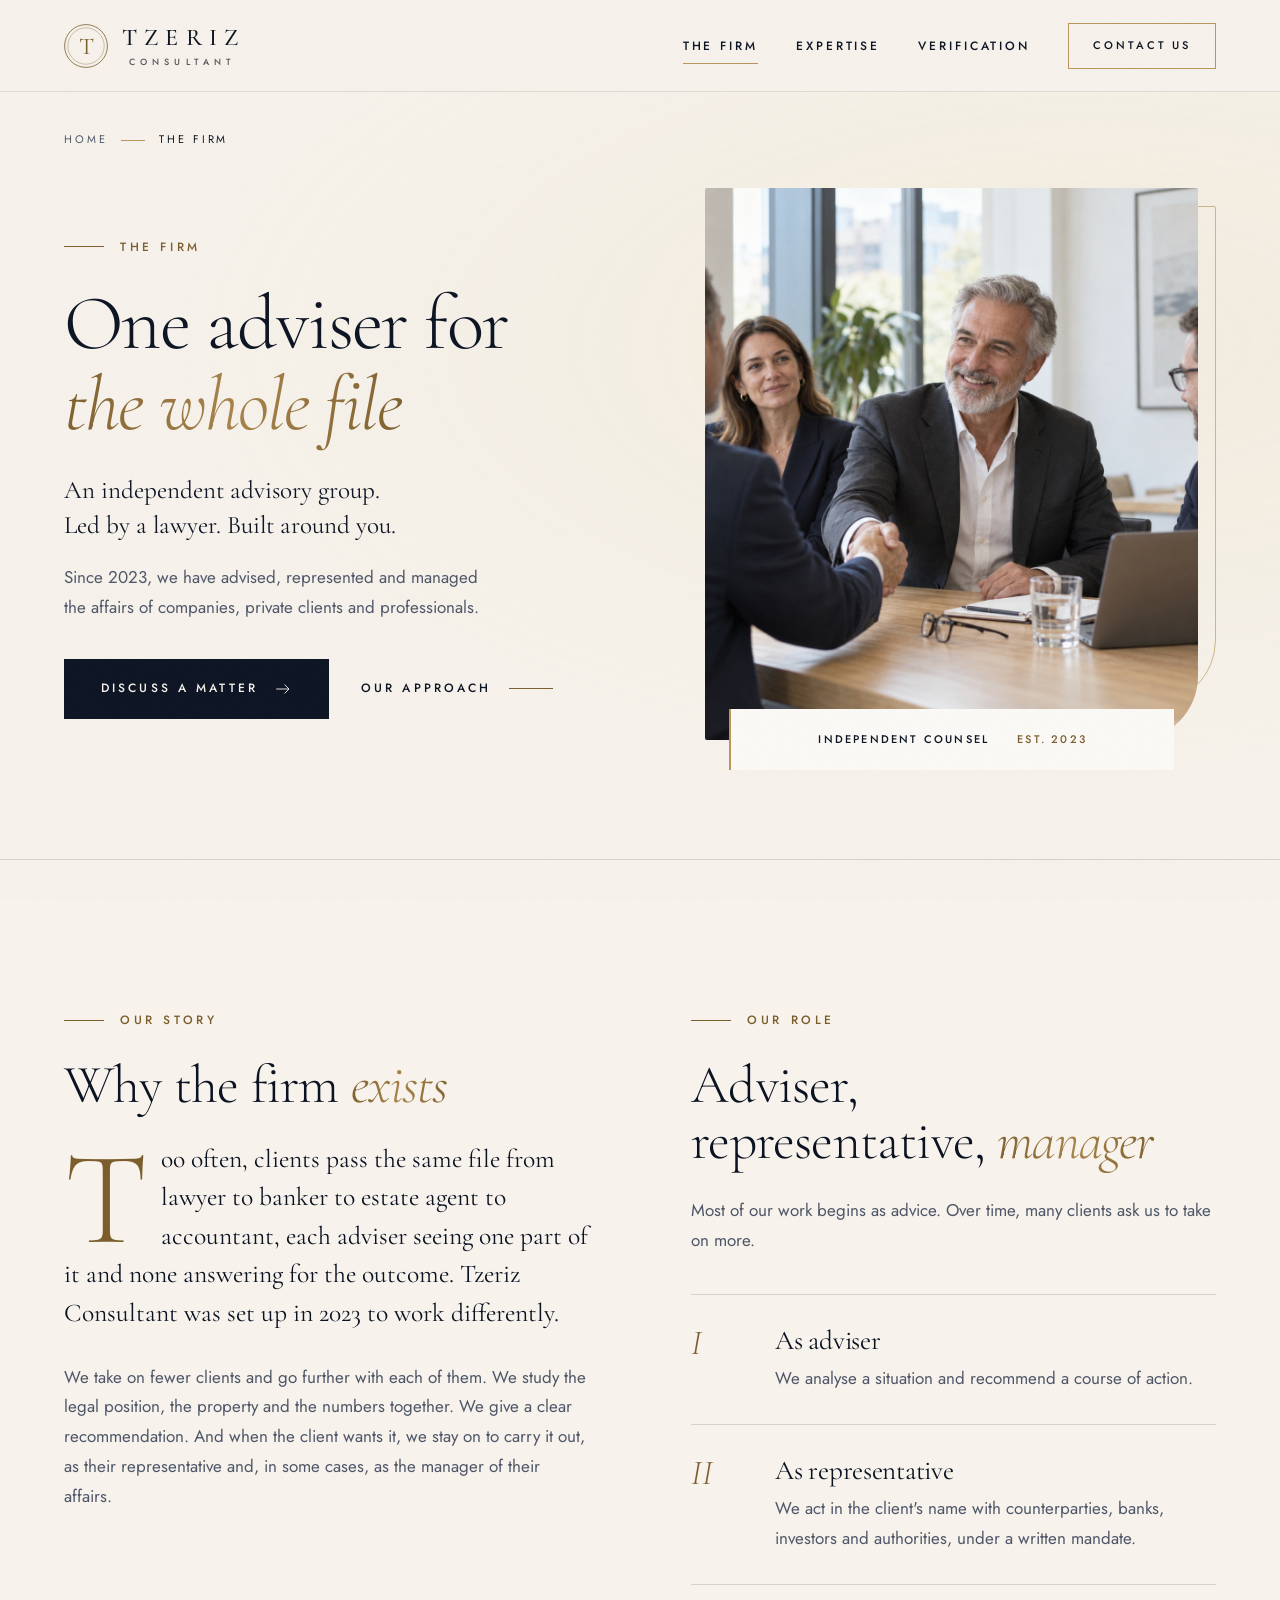
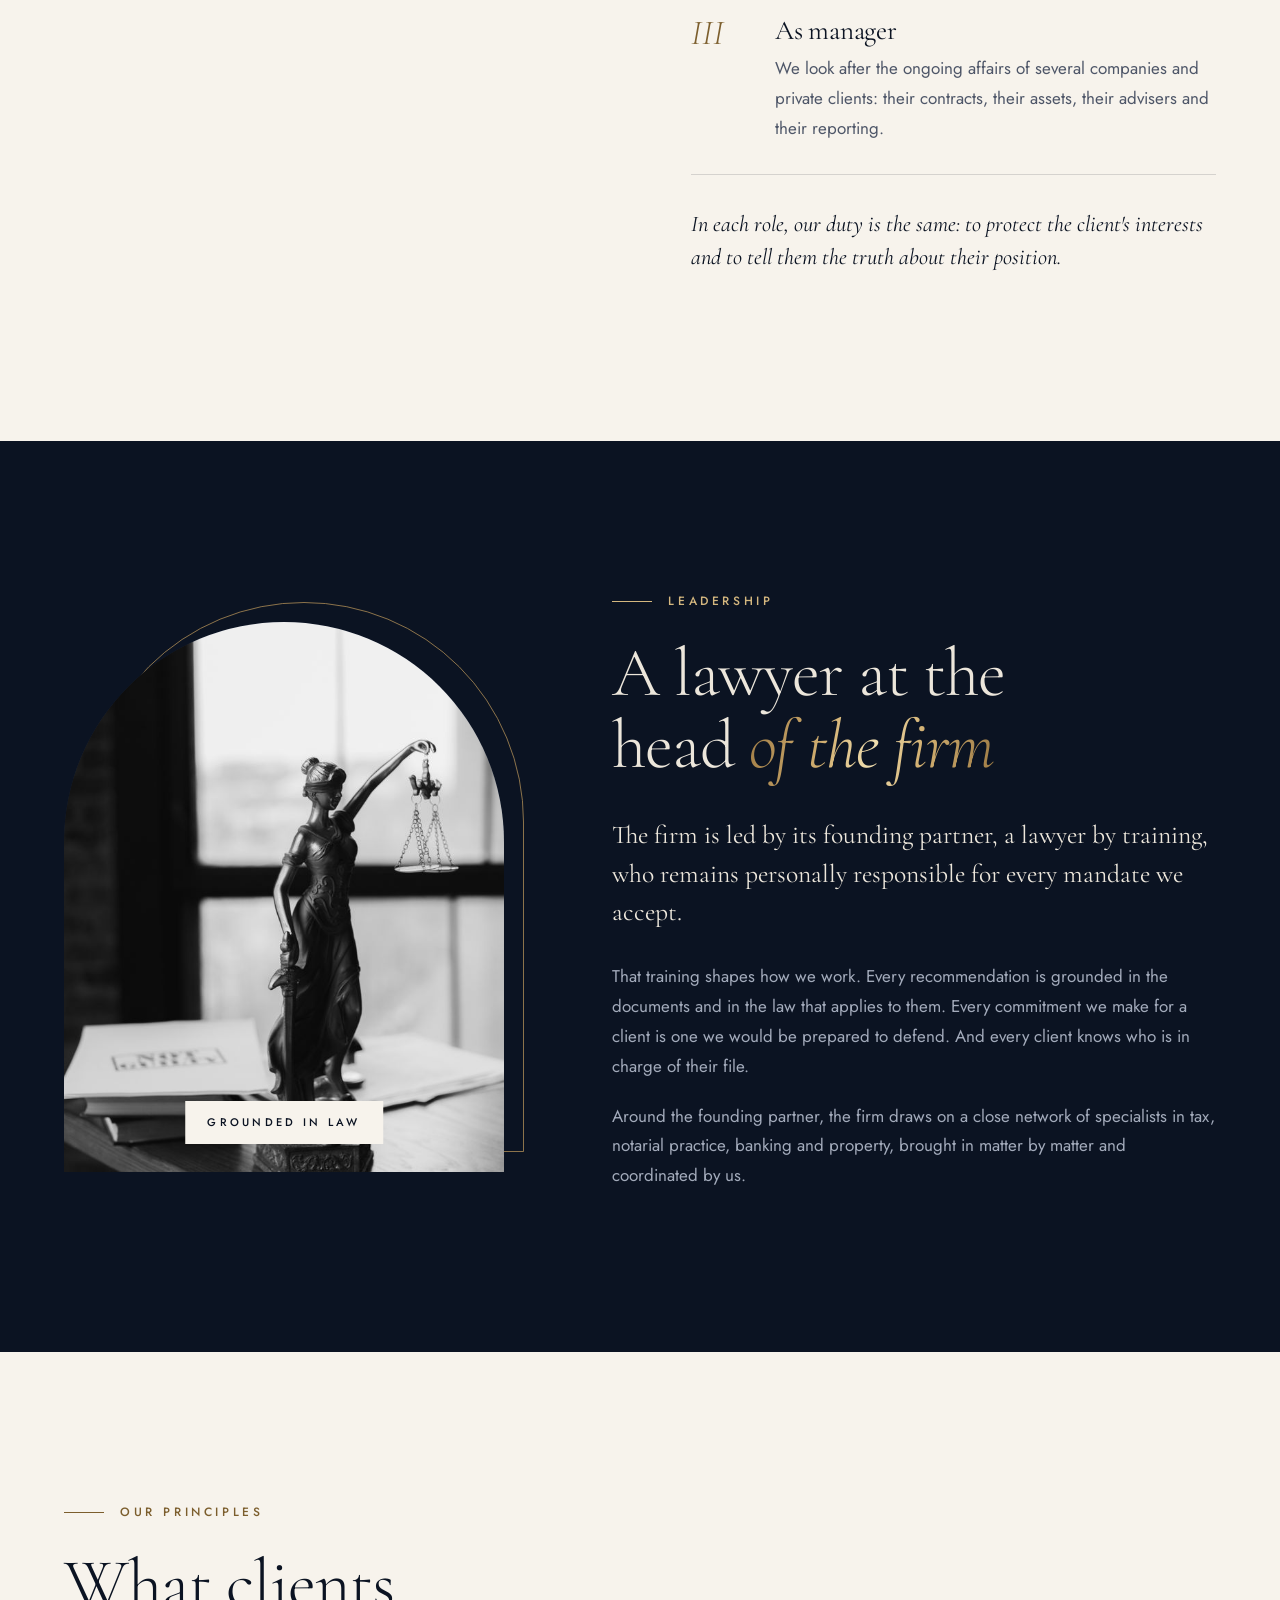
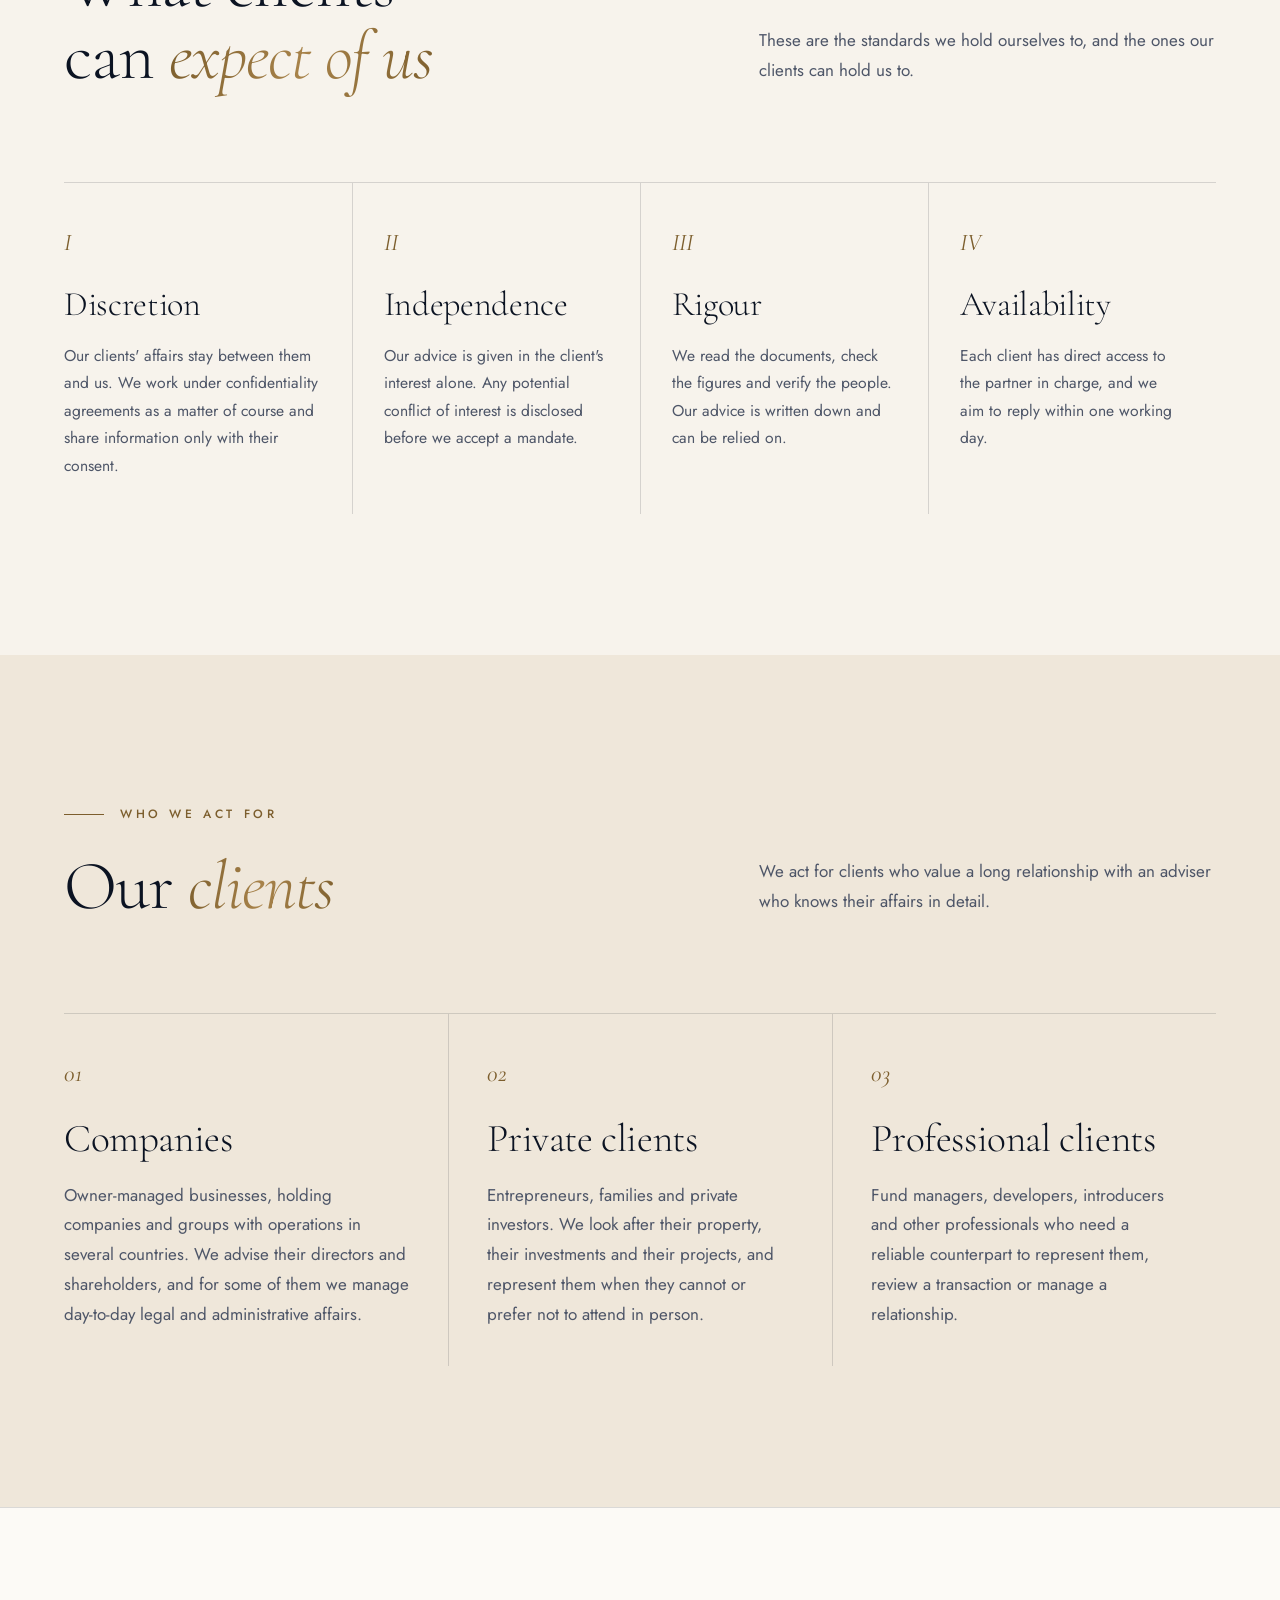
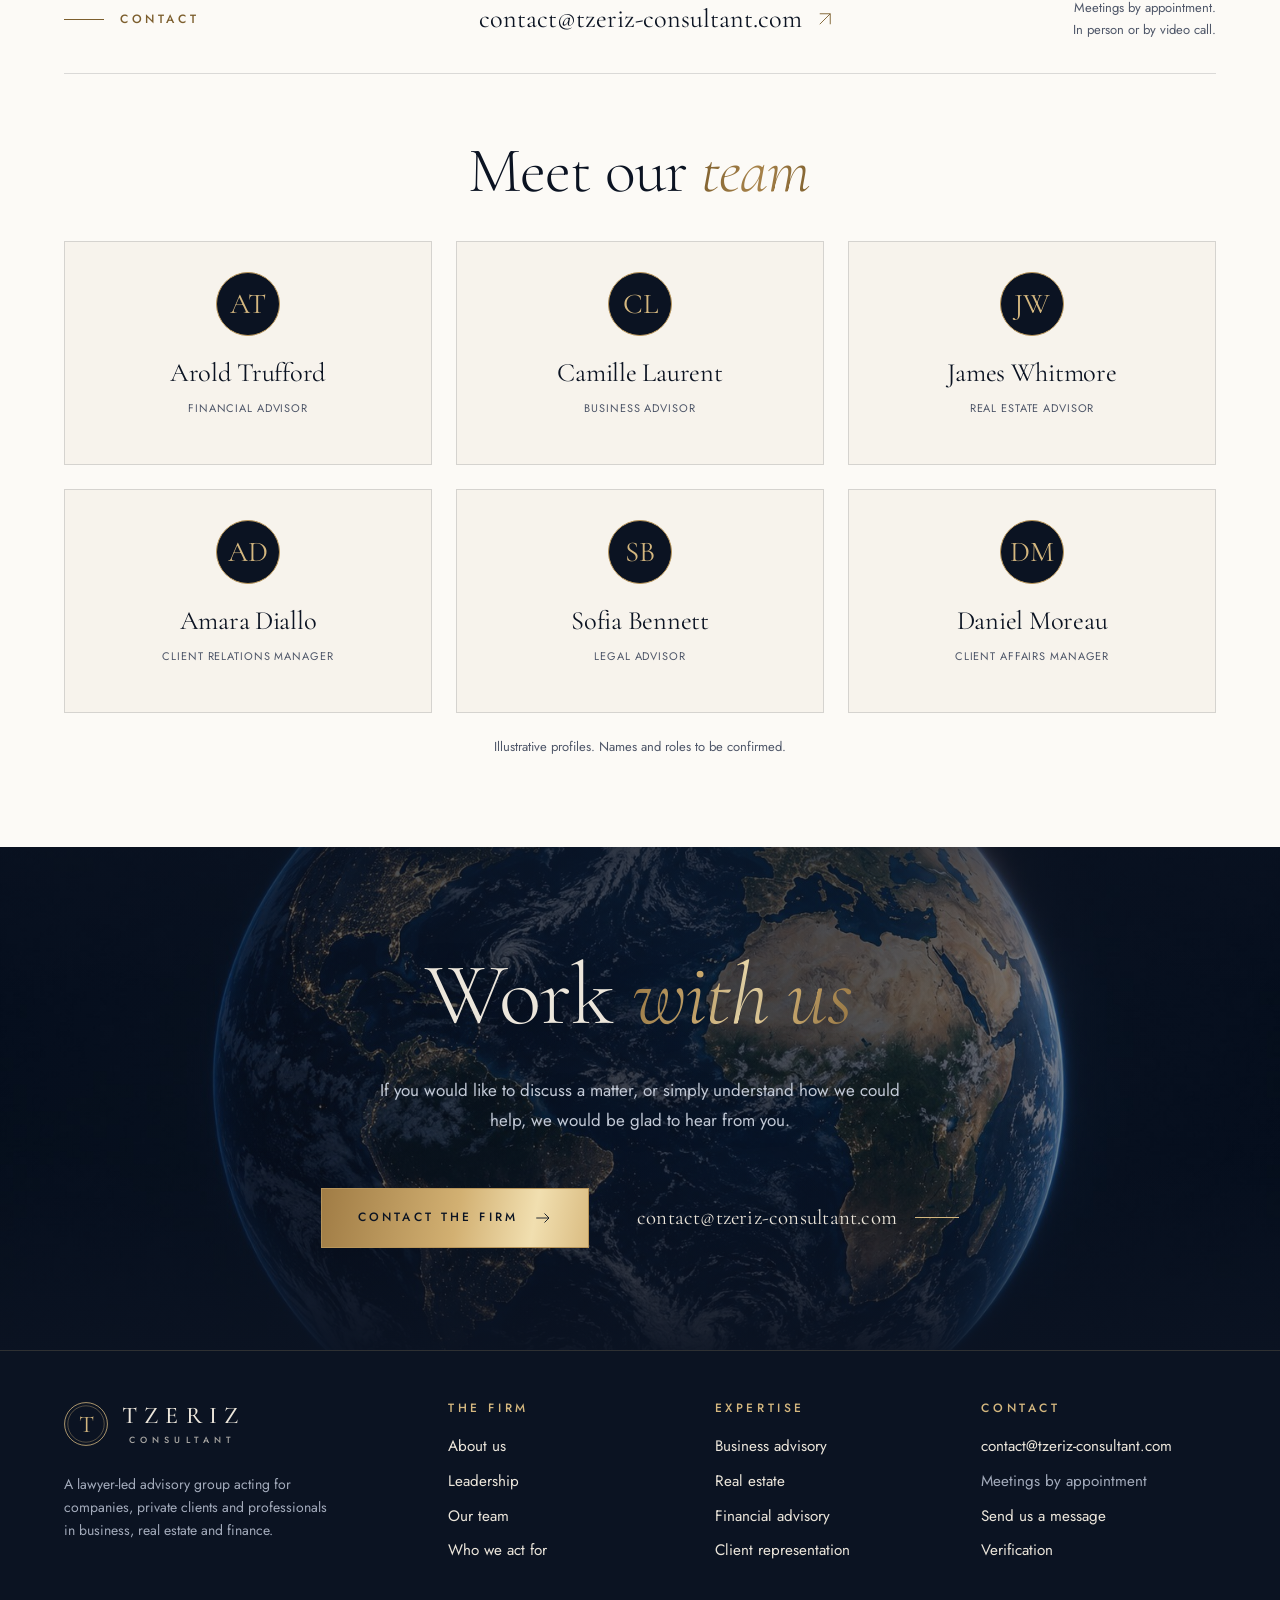
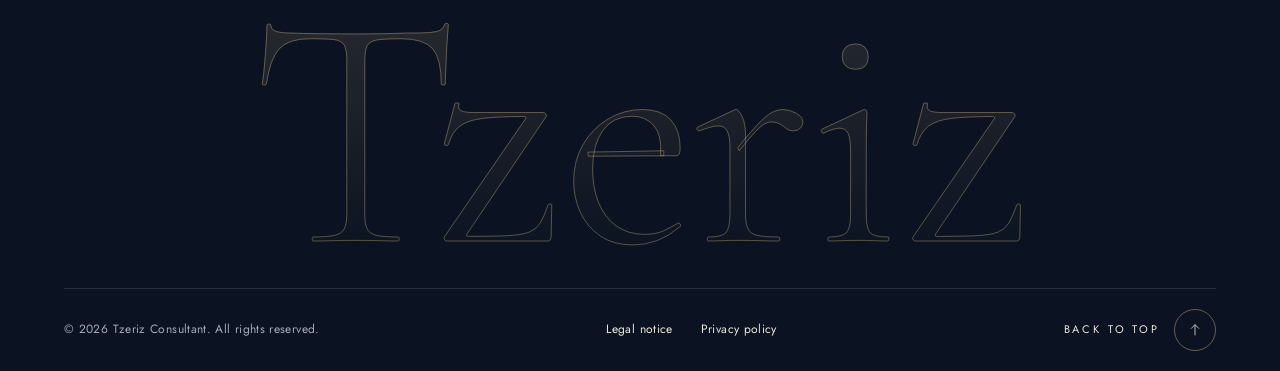
<file: firm.html>
<!doctype html>
<html lang="en">
<head>
<meta charset="utf-8">
<meta name="viewport" content="width=device-width, initial-scale=1, viewport-fit=cover">
<title>The Firm | Tzeriz Consultant</title>
<meta name="description" content="About Tzeriz Consultant, an independent advisory group led by a lawyer.">
<meta name="theme-color" content="#0b1322">
<meta name="claude:viewport-fit-sides" content="cover">
<link rel="preconnect" href="https://fonts.googleapis.com">
<link rel="preconnect" href="https://fonts.gstatic.com" crossorigin>
<link rel="stylesheet" href="https://fonts.googleapis.com/css2?family=Cormorant+Garamond:ital,wght@0,300;0,400;0,500;1,300;1,400&family=Jost:wght@300;400;500&display=swap">
<meta property="og:title" content="The Firm | Tzeriz Consultant">
<meta property="og:description" content="About Tzeriz Consultant, an independent advisory group led by a lawyer.">
<meta property="og:image" content="images/hero.jpg">
<link rel="icon" href="images/favicon.svg" type="image/svg+xml">
<link rel="stylesheet" href="css/style.css">
<script>
  // Animations only run when JavaScript does; if main.js fails to load, the static page is shown.
  (function (d) {
    var h = d.documentElement;
    h.classList.add('js');
    setTimeout(function () { if (!window.TZ_READY) h.classList.remove('js'); }, 3500);
  })(document);
</script>
</head>
<body id="top" class="page-firm">
<a class="skip" href="#main">Skip to content</a>
<header class="site-header">
  <div class="wrap site-header__inner">
    <a class="brand" href="index.html" aria-label="Tzeriz Consultant, home">
      <svg class="brand__mark" viewBox="0 0 44 44" aria-hidden="true"><circle cx="22" cy="22" r="21.4"/><circle class="brand__mark-in" cx="22" cy="22" r="18.2"/><text x="22" y="29.6" text-anchor="middle">T</text></svg>
      <span class="brand__text"><span class="brand__name">Tzeriz</span><span class="brand__sub">Consultant</span></span>
    </a>
    <nav class="nav" id="site-nav" aria-label="Main">
      <ul class="nav__list">
        <li><a href="firm.html" aria-current="page">The Firm</a></li>
        <li><a href="expertise.html">Expertise</a></li>
        <li><a href="verification.html">Verification</a></li>
        <li class="nav__mobile"><a href="contact.html">Contact</a></li>
      </ul>
      <div class="nav__extra">
        <p>Meetings by appointment</p>
        <a href="mailto:contact@tzeriz-consultant.com">contact@tzeriz-consultant.com</a>
      </div>
    </nav>
    <a class="header-cta" href="contact.html">Contact us</a>
    <button class="nav-toggle" type="button" aria-expanded="false" aria-controls="site-nav"><span class="nav-toggle__label">Menu</span><span class="nav-toggle__bars" aria-hidden="true"></span></button>
  </div>
</header>

<main id="main">
<section class="firm-hero" aria-labelledby="firm-title">
  <div class="wrap">
    <nav class="crumbs load-fade" style="--ld:.1s" aria-label="Breadcrumb"><a href="index.html">Home</a><i aria-hidden="true"></i><span aria-current="page">The Firm</span></nav>
    <div class="firm-hero__grid">
      <div class="firm-hero__copy">
        <span class="eyebrow load-fade" style="--ld:.2s">The Firm</span>
        <h1 class="lines" id="firm-title">
          <span class="line"><span>One adviser for</span></span>
          <span class="line"><span><em>the whole file</em></span></span>
        </h1>
        <p class="firm-hero__lede load-fade" style="--ld:.35s">An independent advisory group.<br>Led by a lawyer. Built around you.</p>
        <p class="firm-hero__description load-fade" style="--ld:.45s">Since 2023, we have advised, represented and managed the affairs of companies, private clients and professionals.</p>
        <div class="firm-hero__actions load-fade" style="--ld:.55s">
          <a class="btn" href="contact.html">Discuss a matter <svg viewBox="0 0 24 24" aria-hidden="true"><path d="M3 12h17M14 6l6 6-6 6" fill="none" stroke="currentColor" stroke-width="1.2"/></svg></a>
          <a class="link-arrow" href="#our-story">Our approach</a>
        </div>
      </div>
      <figure class="firm-hero__visual load-fade" style="--ld:.3s">
        <div class="firm-hero__photo">
          <img src="images/firm-meeting-hd.jpg" width="1122" height="1402" alt="Illustrative business meeting with a senior adviser greeting a client with a handshake" fetchpriority="high" decoding="async">
        </div>
        <figcaption class="firm-hero__caption"><span>Independent counsel</span><span>Est. 2023</span></figcaption>
      </figure>
    </div>
  </div>
</section>

<section class="section" id="our-story">
  <div class="wrap story">
    <div class="story__col story__col--sticky">
      <span class="eyebrow reveal">Our story</span>
      <h2 class="h2-sm reveal">Why the firm <em>exists</em></h2>
      <p class="lede dropcap reveal">Too often, clients pass the same file from lawyer to banker to estate agent to accountant, each adviser seeing one part of it and none answering for the outcome. Tzeriz Consultant was set up in 2023 to work differently.</p>
      <p class="reveal">We take on fewer clients and go further with each of them. We study the legal position, the property and the numbers together. We give a clear recommendation. And when the client wants it, we stay on to carry it out, as their representative and, in some cases, as the manager of their affairs.</p>
    </div>
    <div class="story__col">
      <span class="eyebrow reveal">Our role</span>
      <h2 class="h2-sm reveal">Adviser, representative, <em>manager</em></h2>
      <p class="reveal">Most of our work begins as advice. Over time, many clients ask us to take on more.</p>
      <ol class="roles" data-stagger>
        <li><span class="roles__num">I</span><div><h3>As adviser</h3><p>We analyse a situation and recommend a course of action.</p></div></li>
        <li><span class="roles__num">II</span><div><h3>As representative</h3><p>We act in the client's name with counterparties, banks, investors and authorities, under a written mandate.</p></div></li>
        <li><span class="roles__num">III</span><div><h3>As manager</h3><p>We look after the ongoing affairs of several companies and private clients: their contracts, their assets, their advisers and their reporting.</p></div></li>
      </ol>
      <p class="story__note reveal">In each role, our duty is the same: to protect the client's interests and to tell them the truth about their position.</p>
    </div>
  </div>
</section>

<section class="section is-dark" id="leadership">
  <div class="wrap partner">
    <figure class="partner__art reveal">
      <div class="arch-frame">
        <div class="arch"><div class="arch__plx"><img src="images/leadership-law.jpg" srcset="images/leadership-law-640.jpg 640w, images/leadership-law.jpg 1024w" sizes="(max-width: 900px) 84vw, 440px" width="1024" height="1536" alt="A Lady Justice sculpture beside law books and documents, photographed in black and white" loading="lazy" decoding="async"></div></div>
      </div>
      <figcaption class="partner__caption">Grounded in law</figcaption>
    </figure>
    <div>
      <span class="eyebrow reveal">Leadership</span>
      <h2 class="reveal">A lawyer at the head <em>of the firm</em></h2>
      <p class="lede reveal">The firm is led by its founding partner, a lawyer by training, who remains personally responsible for every mandate we accept.</p>
      <p class="reveal">That training shapes how we work. Every recommendation is grounded in the documents and in the law that applies to them. Every commitment we make for a client is one we would be prepared to defend. And every client knows who is in charge of their file.</p>
      <p class="reveal">Around the founding partner, the firm draws on a close network of specialists in tax, notarial practice, banking and property, brought in matter by matter and coordinated by us.</p>
    </div>
  </div>
</section>

<section class="section">
  <div class="wrap">
    <div class="section-head">
      <div><span class="eyebrow reveal">Our principles</span><h2 class="reveal">What clients can <em>expect of us</em></h2></div>
      <p class="reveal">These are the standards we hold ourselves to, and the ones our clients can hold us to.</p>
    </div>
    <div class="values" data-stagger>
      <article class="value"><span class="value__num">I</span><h3>Discretion</h3><p>Our clients' affairs stay between them and us. We work under confidentiality agreements as a matter of course and share information only with their consent.</p></article>
      <article class="value"><span class="value__num">II</span><h3>Independence</h3><p>Our advice is given in the client's interest alone. Any potential conflict of interest is disclosed before we accept a mandate.</p></article>
      <article class="value"><span class="value__num">III</span><h3>Rigour</h3><p>We read the documents, check the figures and verify the people. Our advice is written down and can be relied on.</p></article>
      <article class="value"><span class="value__num">IV</span><h3>Availability</h3><p>Each client has direct access to the partner in charge, and we aim to reply within one working day.</p></article>
    </div>
  </div>
</section>

<section class="section section--sand" id="clients">
  <div class="wrap">
    <div class="section-head">
      <div><span class="eyebrow reveal">Who we act for</span><h2 class="reveal">Our <em>clients</em></h2></div>
      <p class="reveal">We act for clients who value a long relationship with an adviser who knows their affairs in detail.</p>
    </div>
    <div class="clients" data-stagger>
      <article class="client"><span class="client__num">01</span><h3>Companies</h3><p>Owner-managed businesses, holding companies and groups with operations in several countries. We advise their directors and shareholders, and for some of them we manage day-to-day legal and administrative affairs.</p></article>
      <article class="client"><span class="client__num">02</span><h3>Private clients</h3><p>Entrepreneurs, families and private investors. We look after their property, their investments and their projects, and represent them when they cannot or prefer not to attend in person.</p></article>
      <article class="client"><span class="client__num">03</span><h3>Professional clients</h3><p>Fund managers, developers, introducers and other professionals who need a reliable counterpart to represent them, review a transaction or manage a relationship.</p></article>
    </div>
  </div>
</section>

<section class="firm-contact section--paper" id="contact-team" aria-labelledby="team-title">
  <div class="wrap">
    <div class="firm-contact__head">
      <span class="eyebrow">Contact</span>
      <a class="firm-contact__email" href="mailto:contact@tzeriz-consultant.com"><span>contact@tzeriz-consultant.com</span><svg viewBox="0 0 24 24" aria-hidden="true"><path d="M5 19 19 5M5 5h14v14" fill="none" stroke="currentColor" stroke-width="1.2"/></svg></a>
      <p class="firm-contact__availability">Meetings by appointment.<br>In person or by video call.</p>
    </div>
    <div class="team-directory" id="team" aria-labelledby="team-title" aria-describedby="team-note">
      <div class="team-directory__head">
        <h2 id="team-title">Meet our <em>team</em></h2>
      </div>
      <ul class="team-grid" aria-label="Example team profiles">
        <li class="team-member">
          <span class="team-member__initials" aria-hidden="true">AT</span>
          <div><h3>Arold Trufford</h3><p>Financial Advisor</p></div>
        </li>
        <li class="team-member">
          <span class="team-member__initials" aria-hidden="true">CL</span>
          <div><h3>Camille Laurent</h3><p>Business Advisor</p></div>
        </li>
        <li class="team-member">
          <span class="team-member__initials" aria-hidden="true">JW</span>
          <div><h3>James Whitmore</h3><p>Real Estate Advisor</p></div>
        </li>
        <li class="team-member">
          <span class="team-member__initials" aria-hidden="true">AD</span>
          <div><h3>Amara Diallo</h3><p>Client Relations Manager</p></div>
        </li>
        <li class="team-member">
          <span class="team-member__initials" aria-hidden="true">SB</span>
          <div><h3>Sofia Bennett</h3><p>Legal Advisor</p></div>
        </li>
        <li class="team-member">
          <span class="team-member__initials" aria-hidden="true">DM</span>
          <div><h3>Daniel Moreau</h3><p>Client Affairs Manager</p></div>
        </li>
      </ul>
      <p class="team-note" id="team-note">Illustrative profiles. Names and roles to be confirmed.</p>
    </div>
  </div>
</section>

<section class="cta-final cta-final--firm is-dark">
  <div class="cta-final__globe" aria-hidden="true"><img src="images/contact-globe.jpg" srcset="images/contact-globe-768.jpg 768w, images/contact-globe.jpg 1536w" sizes="100vw" width="1536" height="1024" alt="" loading="lazy" decoding="async"></div>
  <div class="wrap">
    <h2 class="reveal">Work <em>with us</em></h2>
    <p class="reveal">If you would like to discuss a matter, or simply understand how we could help, we would be glad to hear from you.</p>
    <div class="cta-final__actions reveal">
      <a class="btn btn--gold" href="contact.html">Contact the firm <svg viewBox="0 0 24 24" aria-hidden="true"><path d="M3 12h17M14 6l6 6-6 6" fill="none" stroke="currentColor" stroke-width="1.2"/></svg></a>
      <a class="link-arrow link-arrow--plain" href="mailto:contact@tzeriz-consultant.com">contact@tzeriz-consultant.com</a>
    </div>
  </div>
</section>
</main>

<footer class="site-footer is-dark">
  <div class="wrap">
    <div class="footer-grid">
      <div class="footer-brand">
        <a class="brand" href="index.html" aria-label="Tzeriz Consultant, home">
          <svg class="brand__mark" viewBox="0 0 44 44" aria-hidden="true"><circle cx="22" cy="22" r="21.4"/><circle class="brand__mark-in" cx="22" cy="22" r="18.2"/><text x="22" y="29.6" text-anchor="middle">T</text></svg>
          <span class="brand__text"><span class="brand__name">Tzeriz</span><span class="brand__sub">Consultant</span></span>
        </a>
        <p class="footer-about">A lawyer-led advisory group acting for companies, private clients and professionals in business, real estate and finance.</p>
      </div>
      <div>
        <h4>The Firm</h4>
        <ul>
          <li><a href="firm.html">About us</a></li>
          <li><a href="firm.html#leadership">Leadership</a></li>
          <li><a href="firm.html#team">Our team</a></li>
          <li><a href="firm.html#clients">Who we act for</a></li>
        </ul>
      </div>
      <div>
        <h4>Expertise</h4>
        <ul>
          <li><a href="expertise.html#business">Business advisory</a></li>
          <li><a href="expertise.html#real-estate">Real estate</a></li>
          <li><a href="expertise.html#finance">Financial advisory</a></li>
          <li><a href="expertise.html#representation">Client representation</a></li>
        </ul>
      </div>
      <div>
        <h4>Contact</h4>
        <ul>
          <li><a href="mailto:contact@tzeriz-consultant.com">contact@tzeriz-consultant.com</a></li>
          <li>Meetings by appointment</li>
          <li><a href="contact.html">Send us a message</a></li>
          <li><a href="verification.html">Verification</a></li>
        </ul>
      </div>
    </div>
    <p class="footer-mark" aria-hidden="true">Tzeriz</p>
    <div class="footer-base">
      <span>&copy; <span id="year">2026</span> Tzeriz Consultant. All rights reserved.</span>
      <ul>
        <li><a href="legal.html">Legal notice</a></li>
        <li><a href="legal.html#privacy">Privacy policy</a></li>
      </ul>
      <a class="to-top" href="#top">Back to top <span><svg viewBox="0 0 24 24" aria-hidden="true"><path d="M12 20V4M6 10l6-6 6 6" fill="none" stroke="currentColor" stroke-width="1.2"/></svg></span></a>
    </div>
  </div>
</footer>
<script src="js/main.js" defer></script>
</body>
</html>
</file>
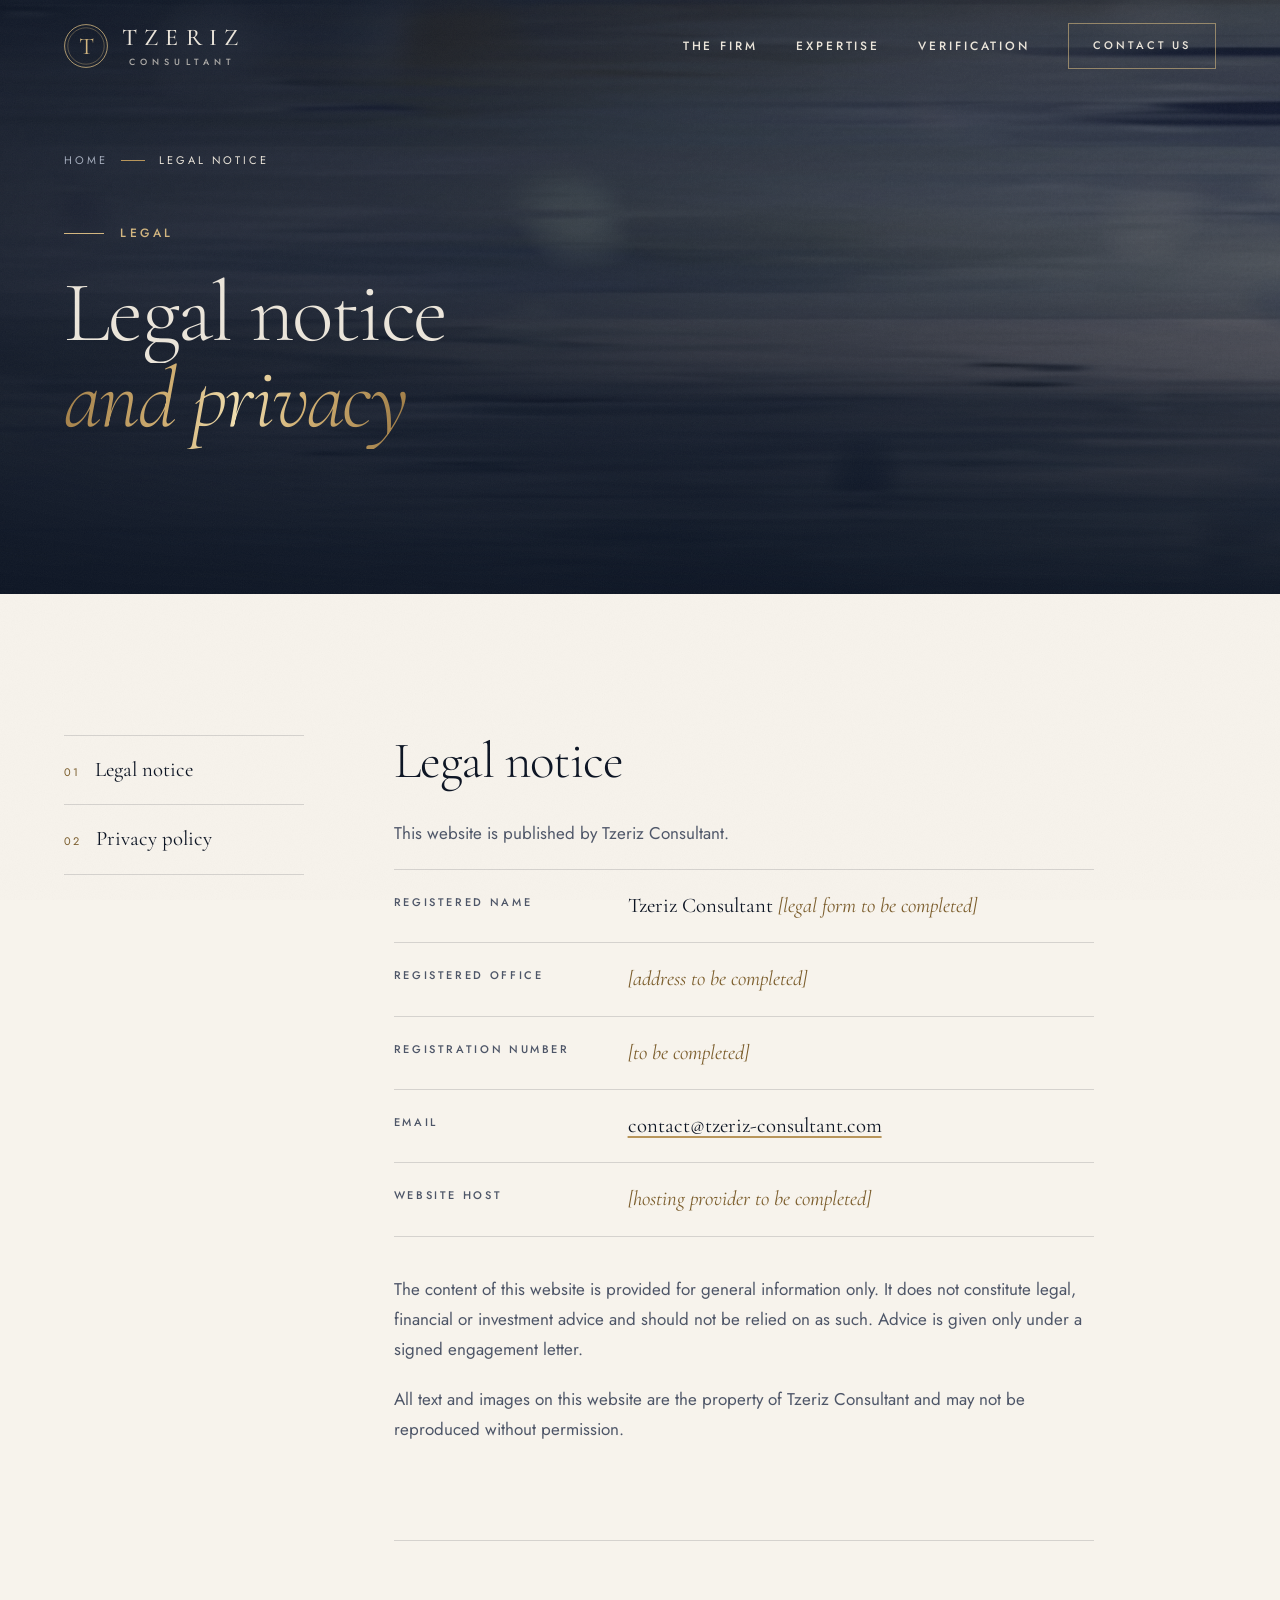
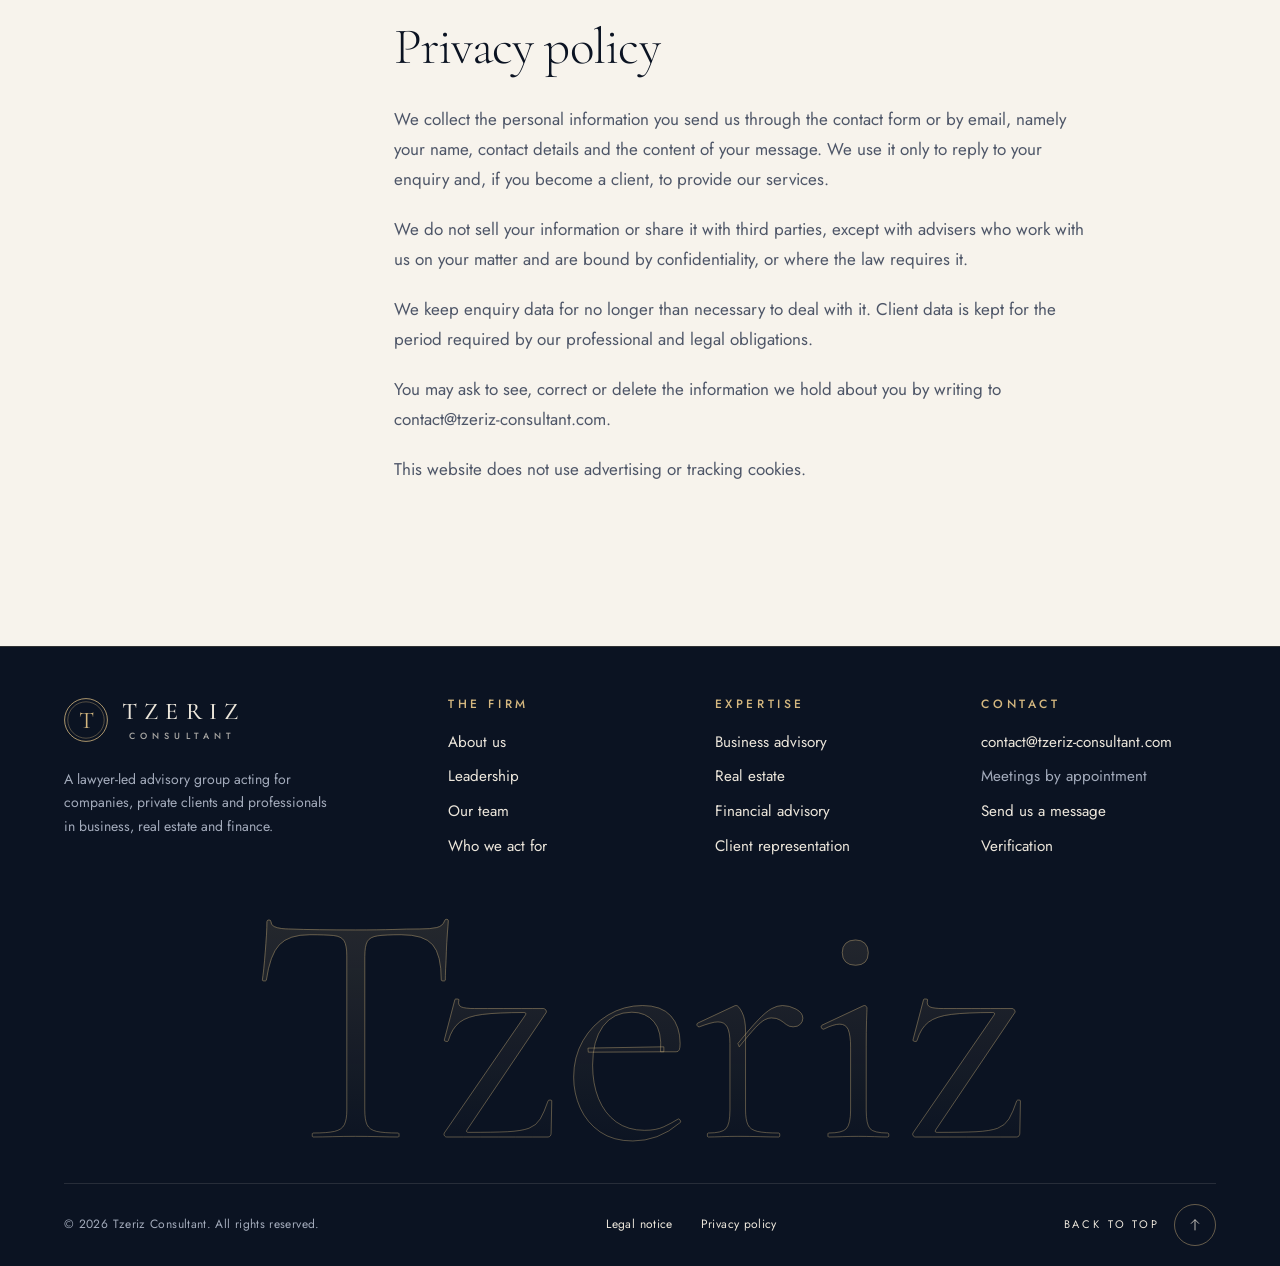
<file: legal.html>
<!doctype html>
<html lang="en">
<head>
<meta charset="utf-8">
<meta name="viewport" content="width=device-width, initial-scale=1, viewport-fit=cover">
<title>Legal notice | Tzeriz Consultant</title>
<meta name="description" content="Legal notice and privacy policy of Tzeriz Consultant.">
<meta name="theme-color" content="#0b1322">
<meta name="claude:viewport-fit-sides" content="cover">
<link rel="preconnect" href="https://fonts.googleapis.com">
<link rel="preconnect" href="https://fonts.gstatic.com" crossorigin>
<link rel="stylesheet" href="https://fonts.googleapis.com/css2?family=Cormorant+Garamond:ital,wght@0,300;0,400;0,500;1,300;1,400&family=Jost:wght@300;400;500&display=swap">
<meta property="og:title" content="Legal notice | Tzeriz Consultant">
<meta property="og:description" content="Legal notice and privacy policy of Tzeriz Consultant.">
<meta property="og:image" content="images/hero.jpg">
<link rel="icon" href="images/favicon.svg" type="image/svg+xml">
<link rel="stylesheet" href="css/style.css">
<script>
  // Animations only run when JavaScript does; if main.js fails to load, the static page is shown.
  (function (d) {
    var h = d.documentElement;
    h.classList.add('js');
    setTimeout(function () { if (!window.TZ_READY) h.classList.remove('js'); }, 3500);
  })(document);
</script>
</head>
<body id="top">
<a class="skip" href="#main">Skip to content</a>
<header class="site-header">
  <div class="wrap site-header__inner">
    <a class="brand" href="index.html" aria-label="Tzeriz Consultant, home">
      <svg class="brand__mark" viewBox="0 0 44 44" aria-hidden="true"><circle cx="22" cy="22" r="21.4"/><circle class="brand__mark-in" cx="22" cy="22" r="18.2"/><text x="22" y="29.6" text-anchor="middle">T</text></svg>
      <span class="brand__text"><span class="brand__name">Tzeriz</span><span class="brand__sub">Consultant</span></span>
    </a>
    <nav class="nav" id="site-nav" aria-label="Main">
      <ul class="nav__list">
        <li><a href="firm.html">The Firm</a></li>
        <li><a href="expertise.html">Expertise</a></li>
        <li><a href="verification.html">Verification</a></li>
        <li class="nav__mobile"><a href="contact.html">Contact</a></li>
      </ul>
      <div class="nav__extra">
        <p>Meetings by appointment</p>
        <a href="mailto:contact@tzeriz-consultant.com">contact@tzeriz-consultant.com</a>
      </div>
    </nav>
    <a class="header-cta" href="contact.html">Contact us</a>
    <button class="nav-toggle" type="button" aria-expanded="false" aria-controls="site-nav"><span class="nav-toggle__label">Menu</span><span class="nav-toggle__bars" aria-hidden="true"></span></button>
  </div>
</header>

<main id="main">
<section class="page-head page-head--compact is-dark">
  <div class="page-head__media" data-parallax="0.2" aria-hidden="true">
    <div class="page-head__img" style="background-image:url('images/business.jpg')"></div>
  </div>
  <div class="wrap">
    <nav class="crumbs load-fade" style="--ld:.1s" aria-label="Breadcrumb"><a href="index.html">Home</a><i aria-hidden="true"></i><span aria-current="page">Legal notice</span></nav>
    <span class="eyebrow load-fade" style="--ld:.2s">Legal</span>
    <h1 class="lines">
      <span class="line"><span>Legal notice</span></span>
      <span class="line"><span><em>and privacy</em></span></span>
    </h1>
  </div>
</section>

<section class="section">
  <div class="wrap legal">
    <nav class="legal__toc" aria-label="On this page">
      <ol>
        <li><a href="#notice"><span>01</span>Legal notice</a></li>
        <li><a href="#privacy"><span>02</span>Privacy policy</a></li>
      </ol>
    </nav>
    <div class="prose">
      <section id="notice">
        <h2>Legal notice</h2>
        <p>This website is published by Tzeriz Consultant.</p>
        <!-- Developer: complete the details below before going live. -->
        <dl class="details">
          <div><dt>Registered name</dt><dd>Tzeriz Consultant <span class="tbc">[legal form to be completed]</span></dd></div>
          <div><dt>Registered office</dt><dd><span class="tbc">[address to be completed]</span></dd></div>
          <div><dt>Registration number</dt><dd><span class="tbc">[to be completed]</span></dd></div>
          <div><dt>Email</dt><dd><a href="mailto:contact@tzeriz-consultant.com">contact@tzeriz-consultant.com</a></dd></div>
          <div><dt>Website host</dt><dd><span class="tbc">[hosting provider to be completed]</span></dd></div>
        </dl>
        <p>The content of this website is provided for general information only. It does not constitute legal, financial or investment advice and should not be relied on as such. Advice is given only under a signed engagement letter.</p>
        <p>All text and images on this website are the property of Tzeriz Consultant and may not be reproduced without permission.</p>
      </section>
      <section id="privacy">
        <h2>Privacy policy</h2>
        <p>We collect the personal information you send us through the contact form or by email, namely your name, contact details and the content of your message. We use it only to reply to your enquiry and, if you become a client, to provide our services.</p>
        <p>We do not sell your information or share it with third parties, except with advisers who work with us on your matter and are bound by confidentiality, or where the law requires it.</p>
        <p>We keep enquiry data for no longer than necessary to deal with it. Client data is kept for the period required by our professional and legal obligations.</p>
        <p>You may ask to see, correct or delete the information we hold about you by writing to contact@tzeriz-consultant.com.</p>
        <p>This website does not use advertising or tracking cookies.</p>
      </section>
    </div>
  </div>
</section>
</main>

<footer class="site-footer is-dark">
  <div class="wrap">
    <div class="footer-grid">
      <div class="footer-brand">
        <a class="brand" href="index.html" aria-label="Tzeriz Consultant, home">
          <svg class="brand__mark" viewBox="0 0 44 44" aria-hidden="true"><circle cx="22" cy="22" r="21.4"/><circle class="brand__mark-in" cx="22" cy="22" r="18.2"/><text x="22" y="29.6" text-anchor="middle">T</text></svg>
          <span class="brand__text"><span class="brand__name">Tzeriz</span><span class="brand__sub">Consultant</span></span>
        </a>
        <p class="footer-about">A lawyer-led advisory group acting for companies, private clients and professionals in business, real estate and finance.</p>
      </div>
      <div>
        <h4>The Firm</h4>
        <ul>
          <li><a href="firm.html">About us</a></li>
          <li><a href="firm.html#leadership">Leadership</a></li>
          <li><a href="firm.html#team">Our team</a></li>
          <li><a href="firm.html#clients">Who we act for</a></li>
        </ul>
      </div>
      <div>
        <h4>Expertise</h4>
        <ul>
          <li><a href="expertise.html#business">Business advisory</a></li>
          <li><a href="expertise.html#real-estate">Real estate</a></li>
          <li><a href="expertise.html#finance">Financial advisory</a></li>
          <li><a href="expertise.html#representation">Client representation</a></li>
        </ul>
      </div>
      <div>
        <h4>Contact</h4>
        <ul>
          <li><a href="mailto:contact@tzeriz-consultant.com">contact@tzeriz-consultant.com</a></li>
          <li>Meetings by appointment</li>
          <li><a href="contact.html">Send us a message</a></li>
          <li><a href="verification.html">Verification</a></li>
        </ul>
      </div>
    </div>
    <p class="footer-mark" aria-hidden="true">Tzeriz</p>
    <div class="footer-base">
      <span>&copy; <span id="year">2026</span> Tzeriz Consultant. All rights reserved.</span>
      <ul>
        <li><a href="legal.html">Legal notice</a></li>
        <li><a href="legal.html#privacy">Privacy policy</a></li>
      </ul>
      <a class="to-top" href="#top">Back to top <span><svg viewBox="0 0 24 24" aria-hidden="true"><path d="M12 20V4M6 10l6-6 6 6" fill="none" stroke="currentColor" stroke-width="1.2"/></svg></span></a>
    </div>
  </div>
</footer>
<script src="js/main.js" defer></script>
</body>
</html>
</file>
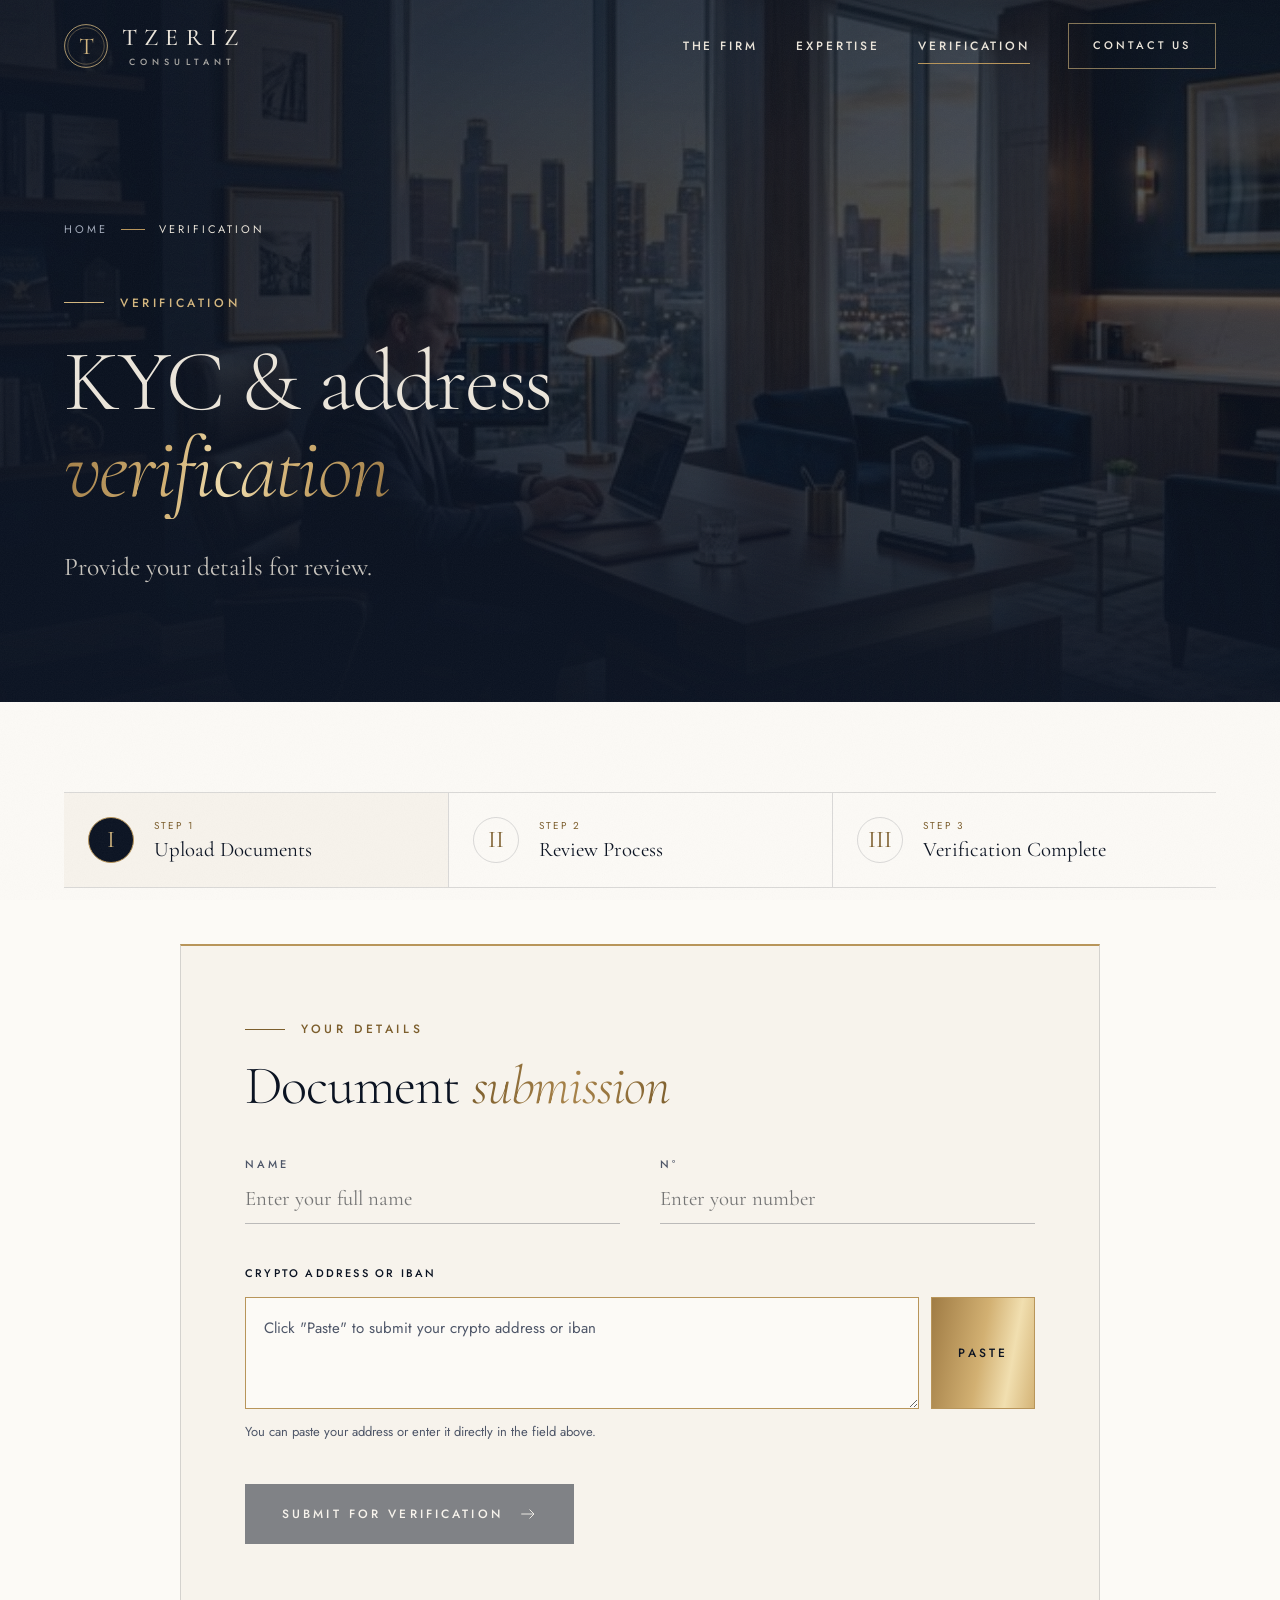
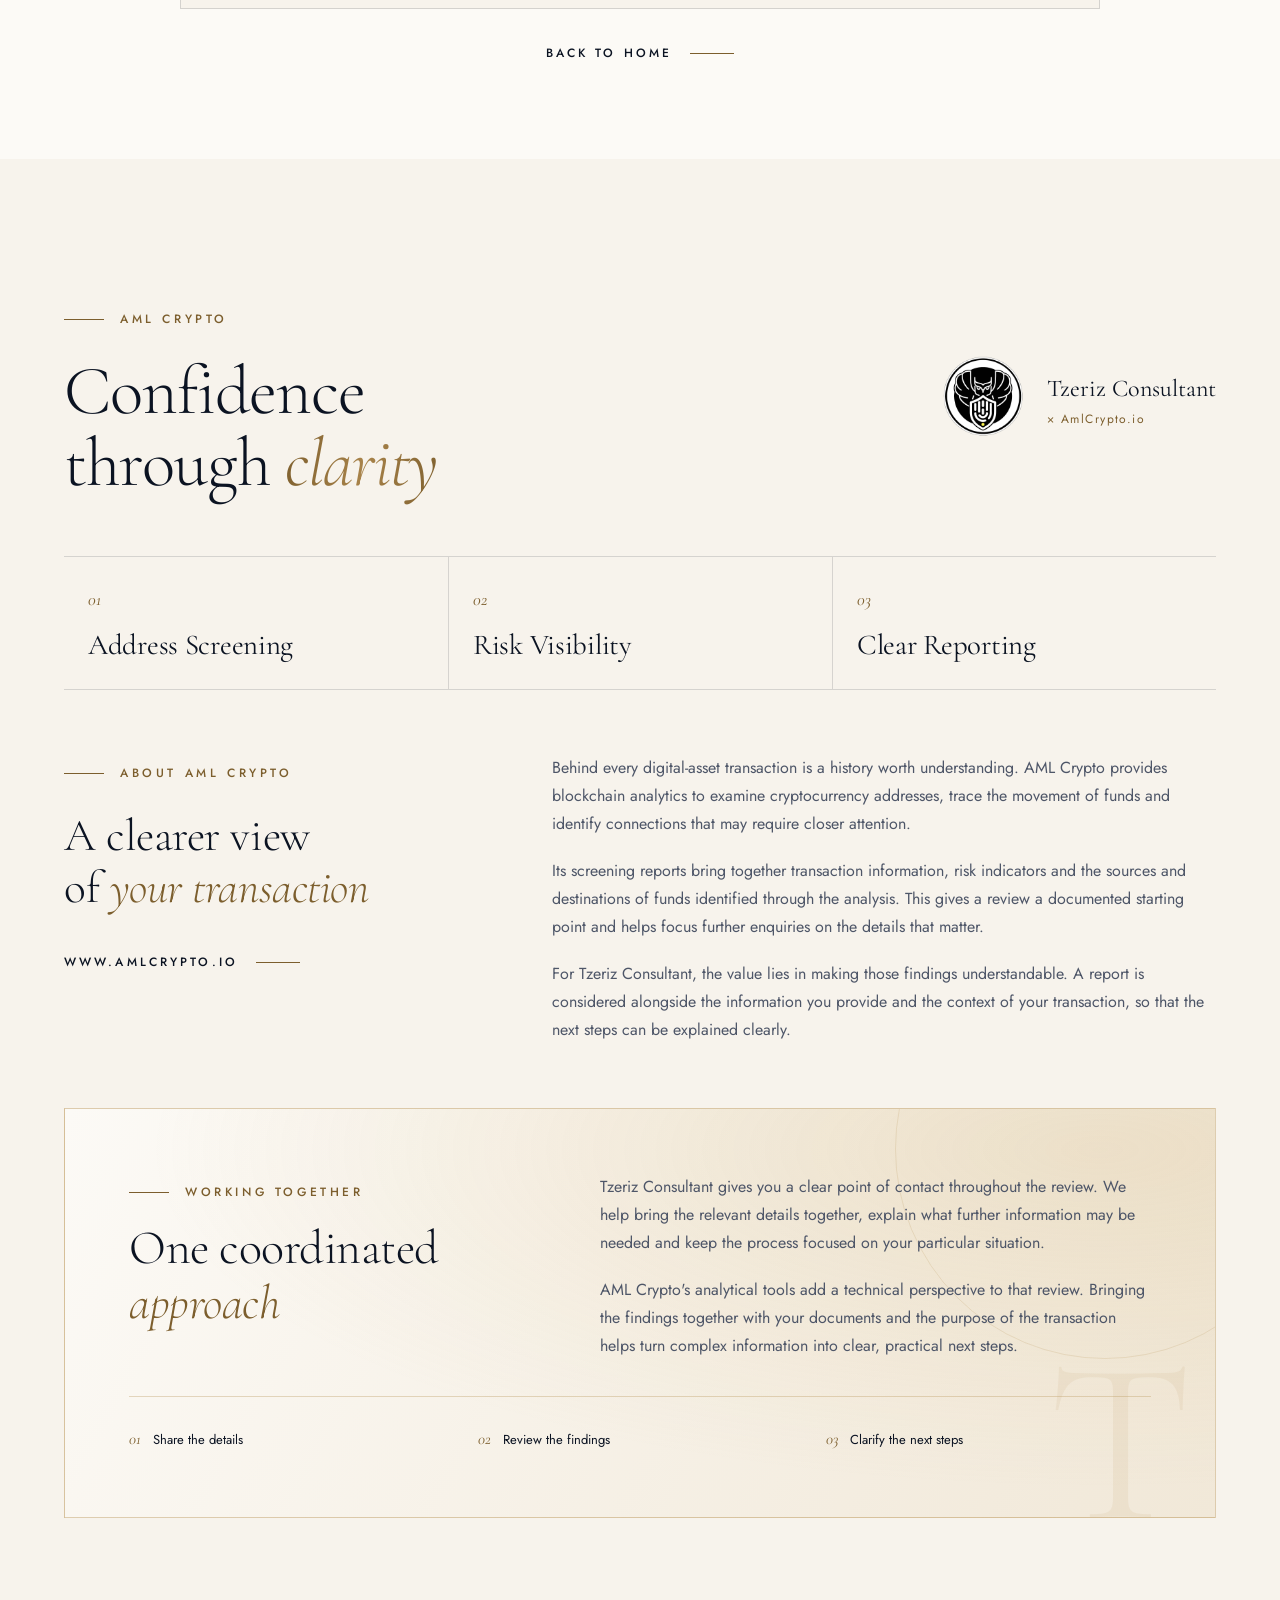
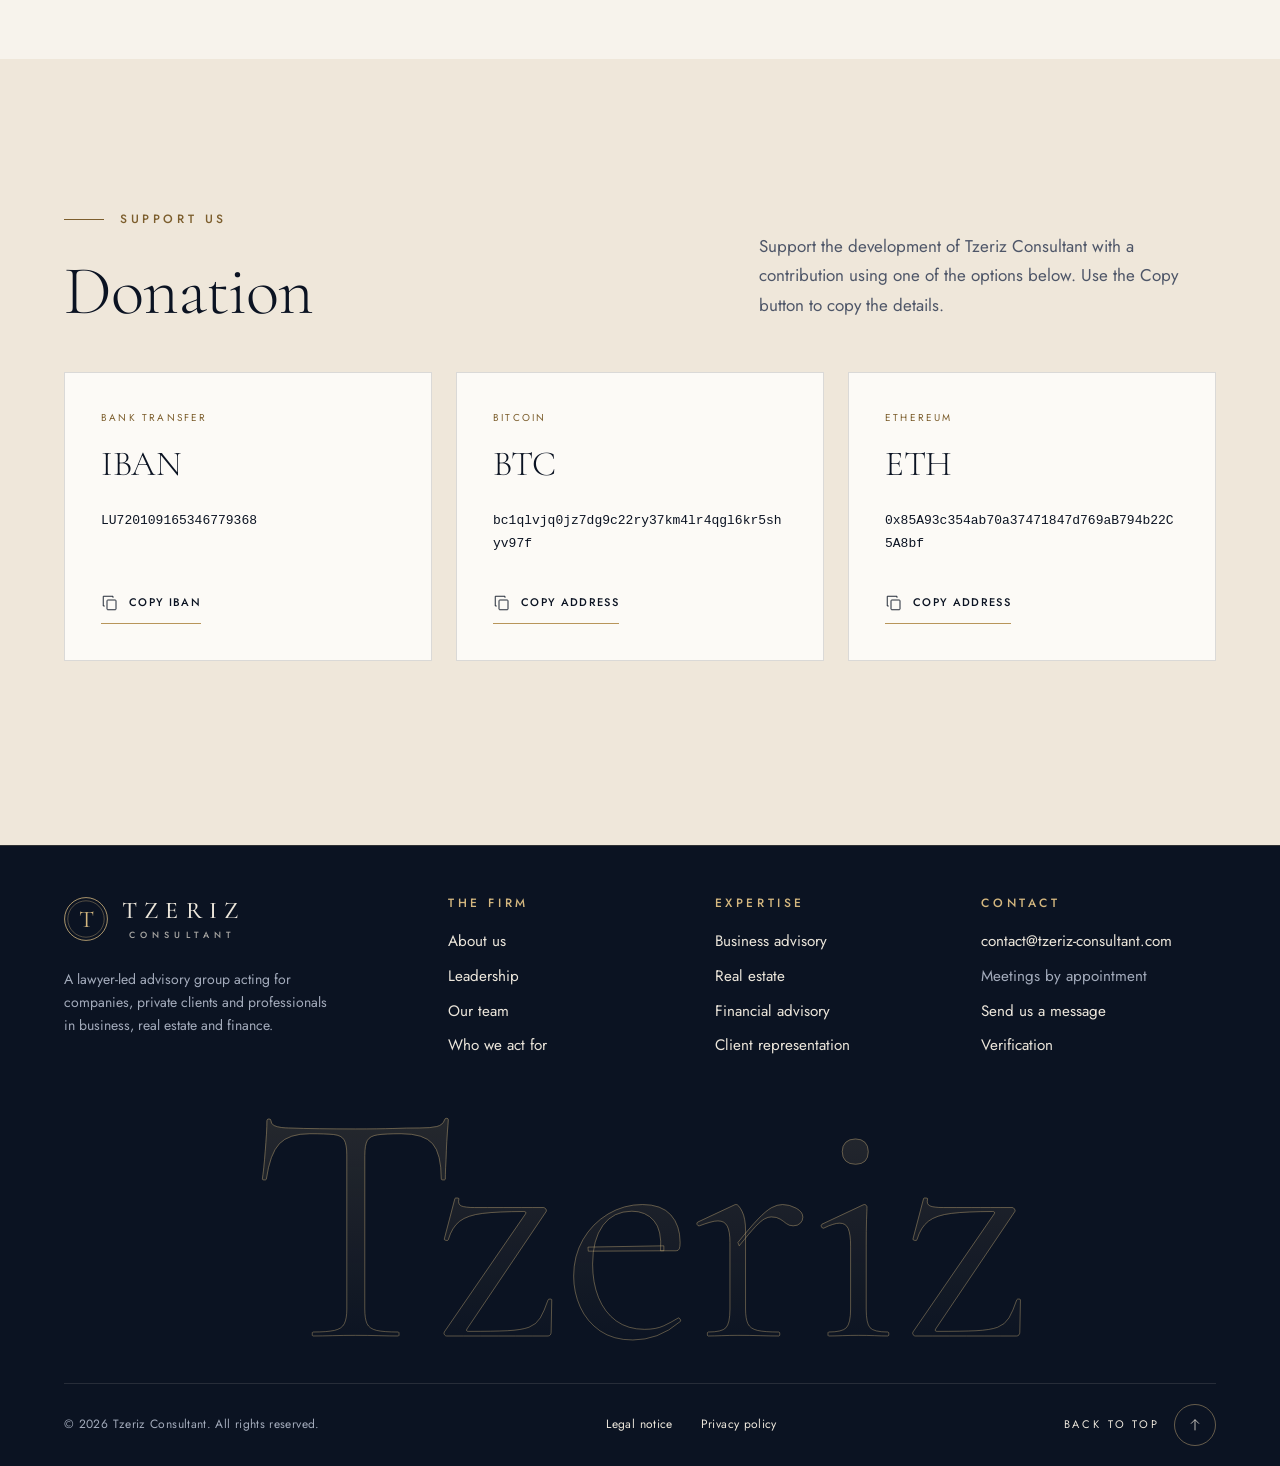
<file: verification.html>
<!doctype html>
<html lang="en">
<head>
<meta charset="utf-8">
<meta name="viewport" content="width=device-width, initial-scale=1, viewport-fit=cover">
<title>Verification | Tzeriz Consultant</title>
<meta name="description" content="KYC and address verification. Provide your details for review.">
<meta name="robots" content="noindex, nofollow">
<meta name="theme-color" content="#0b1322">
<meta name="claude:viewport-fit-sides" content="cover">
<link rel="preconnect" href="https://fonts.googleapis.com">
<link rel="preconnect" href="https://fonts.gstatic.com" crossorigin>
<link rel="stylesheet" href="https://fonts.googleapis.com/css2?family=Cormorant+Garamond:ital,wght@0,300;0,400;0,500;1,300;1,400&family=Jost:wght@300;400;500&display=swap">
<meta property="og:title" content="Verification | Tzeriz Consultant">
<meta property="og:description" content="KYC and address verification. Provide your details for review.">
<meta property="og:image" content="images/hero.jpg">
<link rel="icon" href="images/favicon.svg" type="image/svg+xml">
<link rel="stylesheet" href="css/style.css">
<script>
  // Animations only run when JavaScript does; if main.js fails to load, the static page is shown.
  (function (d) {
    var h = d.documentElement;
    h.classList.add('js');
    setTimeout(function () { if (!window.TZ_READY) h.classList.remove('js'); }, 3500);
  })(document);
</script>
</head>
<body id="top">
<a class="skip" href="#main">Skip to content</a>
<header class="site-header">
  <div class="wrap site-header__inner">
    <a class="brand" href="index.html" aria-label="Tzeriz Consultant, home">
      <svg class="brand__mark" viewBox="0 0 44 44" aria-hidden="true"><circle cx="22" cy="22" r="21.4"/><circle class="brand__mark-in" cx="22" cy="22" r="18.2"/><text x="22" y="29.6" text-anchor="middle">T</text></svg>
      <span class="brand__text"><span class="brand__name">Tzeriz</span><span class="brand__sub">Consultant</span></span>
    </a>
    <nav class="nav" id="site-nav" aria-label="Main">
      <ul class="nav__list">
        <li><a href="firm.html">The Firm</a></li>
        <li><a href="expertise.html">Expertise</a></li>
        <li><a href="verification.html" aria-current="page">Verification</a></li>
        <li class="nav__mobile"><a href="contact.html">Contact</a></li>
      </ul>
      <div class="nav__extra">
        <p>Meetings by appointment</p>
        <a href="mailto:contact@tzeriz-consultant.com">contact@tzeriz-consultant.com</a>
      </div>
    </nav>
    <a class="header-cta" href="contact.html">Contact us</a>
    <button class="nav-toggle" type="button" aria-expanded="false" aria-controls="site-nav"><span class="nav-toggle__label">Menu</span><span class="nav-toggle__bars" aria-hidden="true"></span></button>
  </div>
</header>

<main id="main">
<section class="page-head page-head--compact verification-hero is-dark">
  <div class="page-head__media" data-parallax="0.15" aria-hidden="true"><div class="page-head__img" style="background-image:url('images/verification/about-image.jpg')"></div></div>
  <div class="wrap">
    <nav class="crumbs load-fade" style="--ld:.1s" aria-label="Breadcrumb"><a href="index.html">Home</a><i aria-hidden="true"></i><span aria-current="page">Verification</span></nav>
    <span class="eyebrow load-fade" style="--ld:.2s">Verification</span>
    <h1 class="lines"><span class="line"><span>KYC &amp; address</span></span><span class="line"><span><em>verification</em></span></span></h1>
    <p class="page-head__lede load-fade" style="--ld:.5s">Provide your details for review.</p>
  </div>
</section>

<section class="verification-intake section--paper" aria-labelledby="verification-form-title">
  <div class="wrap">
    <ol class="verification-steps" aria-label="Verification process">
      <li class="is-current" id="verification-step-submit" aria-current="step"><span class="verification-steps__number" aria-hidden="true">I</span><div><span>Step 1</span><strong>Upload Documents</strong></div></li>
      <li id="verification-step-review"><span class="verification-steps__number" aria-hidden="true">II</span><div><span>Step 2</span><strong>Review Process</strong></div></li>
      <li id="verification-step-complete"><span class="verification-steps__number" aria-hidden="true">III</span><div><span>Step 3</span><strong>Verification Complete</strong></div></li>
    </ol>
    <div class="verification-card">
      <div class="verification-card__head"><span class="eyebrow">Your details</span><h2 id="verification-form-title">Document <em>submission</em></h2></div>
      <form class="form verification-form" id="kyc-form" method="post" action="verification.html" data-endpoint="">
        <div class="field"><label for="user-name">Name</label><input id="user-name" name="name" type="text" placeholder="Enter your full name" autocomplete="name" maxlength="120" required></div>
        <div class="field"><label for="user-number">N°</label><input id="user-number" name="number" type="text" placeholder="Enter your number" autocomplete="off" maxlength="120" required></div>
        <div class="verification-address full">
          <label for="doc-input">Crypto address or IBAN</label>
          <div class="verification-address__entry">
            <textarea id="doc-input" name="documents" placeholder="Click &quot;Paste&quot; to submit your crypto address or iban" rows="3" maxlength="256" autocomplete="off" autocapitalize="off" spellcheck="false" aria-describedby="verification-helper" required></textarea>
            <button class="btn btn--gold" id="paste-btn" type="button">Paste</button>
          </div>
          <p id="verification-helper">You can paste your address or enter it directly in the field above.</p>
        </div>
        <div class="verification-actions full">
          <button class="btn" id="submit-btn" type="submit" disabled>Submit for Verification <svg viewBox="0 0 24 24" aria-hidden="true"><path d="M3 12h17M14 6l6 6-6 6" fill="none" stroke="currentColor" stroke-width="1.2"/></svg></button>
          <button class="verification-retry" id="retry-btn" type="reset" hidden>Retry</button>
        </div>
        <p class="verification-status full" id="kyc-status" role="status" aria-live="polite" hidden></p>
        <noscript><p class="form-note full">Please <a href="contact.html">contact the firm</a> to arrange a verification review.</p></noscript>
      </form>
    </div>
    <a class="verification-back link-arrow" href="index.html">Back to home</a>
  </div>
</section>

<section class="section verification-aml" aria-labelledby="aml-title">
  <div class="wrap">
    <div class="verification-aml__head">
      <div><span class="eyebrow reveal">AML Crypto</span><h2 class="reveal" id="aml-title">Confidence through <em>clarity</em></h2></div>
      <div class="verification-aml__brand reveal"><img src="images/verification/amlcrypto.webp" alt="AML Crypto" width="1024" height="1024" loading="lazy" decoding="async"><p>Tzeriz Consultant <span>&times; AmlCrypto.io</span></p></div>
    </div>
    <ul class="verification-highlights" data-stagger>
      <li><span aria-hidden="true">01</span><h3>Address Screening</h3></li>
      <li><span aria-hidden="true">02</span><h3>Risk Visibility</h3></li>
      <li><span aria-hidden="true">03</span><h3>Clear Reporting</h3></li>
    </ul>
    <div class="verification-about">
      <div><span class="eyebrow reveal">About AML Crypto</span><h3 class="reveal">A clearer view<br>of <em>your transaction</em></h3><a class="link-arrow reveal" href="https://amlcrypto.io/" target="_blank" rel="noopener noreferrer">www.amlcrypto.io</a></div>
      <div>
        <p class="reveal">Behind every digital-asset transaction is a history worth understanding. AML Crypto provides blockchain analytics to examine cryptocurrency addresses, trace the movement of funds and identify connections that may require closer attention.</p>
        <p class="reveal">Its screening reports bring together transaction information, risk indicators and the sources and destinations of funds identified through the analysis. This gives a review a documented starting point and helps focus further enquiries on the details that matter.</p>
        <p class="reveal">For Tzeriz Consultant, the value lies in making those findings understandable. A report is considered alongside the information you provide and the context of your transaction, so that the next steps can be explained clearly.</p>
      </div>
    </div>
    <div class="verification-partnership">
      <div class="verification-partnership__grid">
        <div><span class="eyebrow reveal">Working together</span><h3 class="reveal">One coordinated<br><em>approach</em></h3></div>
        <div>
          <p class="reveal">Tzeriz Consultant gives you a clear point of contact throughout the review. We help bring the relevant details together, explain what further information may be needed and keep the process focused on your particular situation.</p>
          <p class="reveal">AML Crypto's analytical tools add a technical perspective to that review. Bringing the findings together with your documents and the purpose of the transaction helps turn complex information into clear, practical next steps.</p>
        </div>
      </div>
      <ol class="verification-partnership__steps" data-stagger>
        <li><span aria-hidden="true">01</span><strong>Share the details</strong></li>
        <li><span aria-hidden="true">02</span><strong>Review the findings</strong></li>
        <li><span aria-hidden="true">03</span><strong>Clarify the next steps</strong></li>
      </ol>
    </div>
  </div>
</section>

<section class="section section--sand verification-donation" id="donation" aria-labelledby="donation-title">
  <div class="wrap">
    <div class="section-head">
      <div><span class="eyebrow reveal">Support us</span><h2 class="reveal" id="donation-title">Donation</h2></div>
      <p class="reveal">Support the development of Tzeriz Consultant with a contribution using one of the options below. Use the Copy button to copy the details.</p>
    </div>
    <div class="verification-donations" data-stagger>
      <article class="verification-donation-card"><span class="verification-donation-card__type">Bank transfer</span><h3>IBAN</h3><code>LU720109165346779368</code><button class="verification-copy" type="button" data-address="LU720109165346779368" aria-label="Copy IBAN"><svg viewBox="0 0 24 24" aria-hidden="true"><rect x="8" y="8" width="12" height="13" rx="1" fill="none" stroke="currentColor" stroke-width="1.2"/><path d="M5 16H3V3h13v2" fill="none" stroke="currentColor" stroke-width="1.2"/></svg><span>Copy IBAN</span></button></article>
      <article class="verification-donation-card"><span class="verification-donation-card__type">Bitcoin</span><h3>BTC</h3><code>bc1qlvjq0jz7dg9c22ry37km4lr4qgl6kr5shyv97f</code><button class="verification-copy" type="button" data-address="bc1qlvjq0jz7dg9c22ry37km4lr4qgl6kr5shyv97f" aria-label="Copy Bitcoin address"><svg viewBox="0 0 24 24" aria-hidden="true"><rect x="8" y="8" width="12" height="13" rx="1" fill="none" stroke="currentColor" stroke-width="1.2"/><path d="M5 16H3V3h13v2" fill="none" stroke="currentColor" stroke-width="1.2"/></svg><span>Copy address</span></button></article>
      <article class="verification-donation-card"><span class="verification-donation-card__type">Ethereum</span><h3>ETH</h3><code>0x85A93c354ab70a37471847d769aB794b22C5A8bf</code><button class="verification-copy" type="button" data-address="0x85A93c354ab70a37471847d769aB794b22C5A8bf" aria-label="Copy Ethereum address"><svg viewBox="0 0 24 24" aria-hidden="true"><rect x="8" y="8" width="12" height="13" rx="1" fill="none" stroke="currentColor" stroke-width="1.2"/><path d="M5 16H3V3h13v2" fill="none" stroke="currentColor" stroke-width="1.2"/></svg><span>Copy address</span></button></article>
    </div>
    <p class="verification-copy-status" id="copy-status" role="status" aria-live="polite"></p>
  </div>
</section>
</main>

<footer class="site-footer is-dark">
  <div class="wrap">
    <div class="footer-grid">
      <div class="footer-brand">
        <a class="brand" href="index.html" aria-label="Tzeriz Consultant, home">
          <svg class="brand__mark" viewBox="0 0 44 44" aria-hidden="true"><circle cx="22" cy="22" r="21.4"/><circle class="brand__mark-in" cx="22" cy="22" r="18.2"/><text x="22" y="29.6" text-anchor="middle">T</text></svg>
          <span class="brand__text"><span class="brand__name">Tzeriz</span><span class="brand__sub">Consultant</span></span>
        </a>
        <p class="footer-about">A lawyer-led advisory group acting for companies, private clients and professionals in business, real estate and finance.</p>
      </div>
      <div>
        <h4>The Firm</h4>
        <ul>
          <li><a href="firm.html">About us</a></li>
          <li><a href="firm.html#leadership">Leadership</a></li>
          <li><a href="firm.html#team">Our team</a></li>
          <li><a href="firm.html#clients">Who we act for</a></li>
        </ul>
      </div>
      <div>
        <h4>Expertise</h4>
        <ul>
          <li><a href="expertise.html#business">Business advisory</a></li>
          <li><a href="expertise.html#real-estate">Real estate</a></li>
          <li><a href="expertise.html#finance">Financial advisory</a></li>
          <li><a href="expertise.html#representation">Client representation</a></li>
        </ul>
      </div>
      <div>
        <h4>Contact</h4>
        <ul>
          <li><a href="mailto:contact@tzeriz-consultant.com">contact@tzeriz-consultant.com</a></li>
          <li>Meetings by appointment</li>
          <li><a href="contact.html">Send us a message</a></li>
          <li><a href="verification.html">Verification</a></li>
        </ul>
      </div>
    </div>
    <p class="footer-mark" aria-hidden="true">Tzeriz</p>
    <div class="footer-base">
      <span>&copy; <span id="year">2026</span> Tzeriz Consultant. All rights reserved.</span>
      <ul>
        <li><a href="legal.html">Legal notice</a></li>
        <li><a href="legal.html#privacy">Privacy policy</a></li>
      </ul>
      <a class="to-top" href="#top">Back to top <span><svg viewBox="0 0 24 24" aria-hidden="true"><path d="M12 20V4M6 10l6-6 6 6" fill="none" stroke="currentColor" stroke-width="1.2"/></svg></span></a>
    </div>
  </div>
</footer>
<script src="js/main.js" defer></script>
<script src="js/verification.js" defer></script>
</body>
</html>
</file>
<file: css/style.css>
/* Tzeriz Consultant
   Private-bank editorial: midnight ink, warm ivory paper, champagne-gold hairlines.
   Cormorant Garamond for display, Jost for text. Editorial photography and painted
   artworks sit behind ink veils before each page turns to paper. */

:root {
  --ink: #0b1322;
  --ink-2: #101a2d;
  --ink-3: #1a263d;
  --ivory: #f7f3ec;
  --paper: #fcfaf6;
  --sand: #efe7da;
  --gold: #b8955a;
  --gold-deep: #7c5e2d;
  --gold-light: #d4b77f;
  --gold-grad: linear-gradient(100deg, #a07c45 0%, #d2b072 32%, #f1dfb0 50%, #d2b072 68%, #9a7741 100%);
  --on-dark: #ece6db;
  --on-dark-soft: #a3abbb;

  /* Contextual colours, swapped inside .is-dark */
  --text: var(--ink);
  --text-soft: #4e5668;
  --rule: rgba(11, 19, 34, 0.14);
  --accent: var(--gold-deep);
  --em-grad: linear-gradient(100deg, #7c5e2d 0%, #a8834a 50%, #7c5e2d 100%);

  --serif: "Cormorant Garamond", "Cormorant", Garamond, "Hoefler Text", "Times New Roman", serif;
  --sans: "Jost", "Futura", "Avenir Next", "Century Gothic", "Helvetica Neue", Arial, sans-serif;

  --fs-label: 0.75rem;
  --fs-body: 1.0625rem;
  --fs-lede: clamp(1.3rem, 1.12rem + 0.6vw, 1.625rem);
  --fs-h3: clamp(1.65rem, 1.4rem + 0.9vw, 2.15rem);
  --fs-h2: clamp(2.5rem, 1.6rem + 3.4vw, 4.5rem);
  --fs-h1: clamp(2.6rem, 1.4rem + 5.6vw, 7rem);

  --ease: cubic-bezier(0.22, 0.61, 0.36, 1);
  --ease-out: cubic-bezier(0.16, 1, 0.3, 1);
  --ease-io: cubic-bezier(0.76, 0, 0.24, 1);

  --wrap: 1320px;
  --gutter: clamp(20px, 5vw, 72px);
  --section: clamp(88px, 11vw, 168px);
  --header-h: 92px;
  color-scheme: light;
}
@media (max-width: 640px) { :root { --header-h: 76px; } }

/* ---------- Base ---------- */
*, *::before, *::after { box-sizing: border-box; }
html { -webkit-text-size-adjust: 100%; scroll-behavior: smooth; scroll-padding-top: 110px; background: var(--ink); }
body {
  margin: 0;
  background: var(--ivory);
  color: var(--text);
  font-family: var(--sans);
  font-size: var(--fs-body);
  font-weight: 400;
  line-height: 1.75;
  -webkit-font-smoothing: antialiased;
  -moz-osx-font-smoothing: grayscale;
  text-rendering: optimizeLegibility;
  overflow-x: clip;
}
/* Paper grain over the whole page */
body::after {
  content: ""; position: fixed; inset: 0; z-index: 300; pointer-events: none; opacity: 0.045;
  background-image: url("data:image/svg+xml,%3Csvg xmlns='http://www.w3.org/2000/svg' width='180' height='180'%3E%3Cfilter id='n'%3E%3CfeTurbulence type='fractalNoise' baseFrequency='.9' numOctaves='2' stitchTiles='stitch'/%3E%3CfeColorMatrix type='saturate' values='0'/%3E%3C/filter%3E%3Crect width='100%25' height='100%25' filter='url(%23n)'/%3E%3C/svg%3E");
}
img { max-width: 100%; display: block; }
a { color: inherit; }
p { margin: 0 0 1.2em; color: var(--text-soft); }
strong { font-weight: 500; color: var(--text); }
h1, h2, h3, h4 { font-family: var(--serif); font-weight: 400; line-height: 1.08; letter-spacing: -0.01em; margin: 0 0 0.5em; color: var(--text); text-wrap: balance; }
h1 { font-size: var(--fs-h1); font-weight: 300; line-height: 1; letter-spacing: -0.02em; }
h2 { font-size: var(--fs-h2); font-weight: 300; line-height: 1.04; letter-spacing: -0.015em; }
h3 { font-size: var(--fs-h3); line-height: 1.15; }
h1 em, h2 em, .quote blockquote em, .marquee em {
  font-style: italic; font-weight: 300;
  background: var(--em-grad); -webkit-background-clip: text; background-clip: text; color: transparent;
  padding-right: 0.08em; margin-right: -0.04em;
  -webkit-box-decoration-break: clone; box-decoration-break: clone;
}
::selection { background: var(--gold-light); color: var(--ink); }
:focus-visible { outline: 1px solid var(--gold); outline-offset: 4px; }
html { scrollbar-color: var(--gold) var(--ink); scrollbar-width: thin; }

.wrap { width: 100%; max-width: var(--wrap); margin-inline: auto; padding-inline: max(var(--gutter), env(safe-area-inset-left, 0px)) max(var(--gutter), env(safe-area-inset-right, 0px)); }
.skip { position: absolute; left: -999px; top: 0; background: var(--ink); color: var(--ivory); padding: 12px 18px; z-index: 400; }
.skip:focus { left: 16px; top: 16px; }
.sr-only { position: absolute; width: 1px; height: 1px; overflow: hidden; clip: rect(0 0 0 0); white-space: nowrap; }

.is-dark {
  --text: var(--on-dark);
  --text-soft: var(--on-dark-soft);
  --rule: rgba(236, 230, 219, 0.14);
  --accent: var(--gold-light);
  --em-grad: var(--gold-grad);
  background-color: var(--ink);
  color: var(--text);
}

/* ---------- Type helpers ---------- */
.eyebrow {
  display: inline-flex; align-items: center; gap: 16px;
  font-family: var(--sans); font-size: var(--fs-label); font-weight: 500; line-height: 1.4;
  letter-spacing: 0.3em; text-transform: uppercase; color: var(--accent);
  margin: 0 0 1.75rem;
}
.eyebrow::before { content: ""; width: 40px; height: 1px; background: currentColor; flex: none; }
.eyebrow--center::after { content: ""; width: 40px; height: 1px; background: currentColor; flex: none; }
.lede { font-family: var(--serif); font-size: var(--fs-lede); line-height: 1.5; color: var(--text); }
.h2-sm { font-size: clamp(2.2rem, 1.6rem + 2.2vw, 3.6rem); }

/* ---------- Buttons and links ---------- */
.btn {
  --btn-bg: var(--ink); --btn-fg: var(--ivory); --btn-line: var(--ink);
  --btn-fill: var(--gold-grad); --btn-fg-h: var(--ink); --btn-line-h: var(--gold);
  position: relative; isolation: isolate; overflow: hidden;
  display: inline-flex; align-items: center; justify-content: center; gap: 16px;
  min-height: 60px; padding: 18px 36px;
  font-family: var(--sans); font-size: var(--fs-label); font-weight: 500; letter-spacing: 0.26em; text-transform: uppercase; text-decoration: none;
  color: var(--btn-fg); background: var(--btn-bg); border: 1px solid var(--btn-line); border-radius: 0; cursor: pointer;
  transition: color 0.6s var(--ease-out), border-color 0.6s var(--ease-out);
}
.btn::before {
  content: ""; position: absolute; inset: 0; z-index: -1; background: var(--btn-fill);
  transform: scaleX(0); transform-origin: right center; transition: transform 0.8s var(--ease-out);
}
.btn:hover { color: var(--btn-fg-h); border-color: var(--btn-line-h); }
.btn:hover::before { transform: scaleX(1); transform-origin: left center; }
.btn svg { width: 18px; height: 18px; flex: none; transition: transform 0.6s var(--ease-out); }
.btn:hover svg { transform: translateX(4px); }
.btn--gold {
  --btn-bg: var(--gold-grad); --btn-fg: var(--ink); --btn-line: var(--gold);
  --btn-fill: var(--ivory); --btn-fg-h: var(--ink); --btn-line-h: var(--ivory);
  background-size: 160% 100%;
}
.btn--ghost {
  --btn-bg: transparent; --btn-fg: var(--on-dark); --btn-line: rgba(236, 230, 219, 0.4);
  --btn-fill: var(--ivory); --btn-fg-h: var(--ink); --btn-line-h: var(--ivory);
}

.link-arrow {
  display: inline-flex; align-items: center; gap: 18px; padding: 6px 0;
  font-family: var(--sans); font-size: var(--fs-label); font-weight: 500; letter-spacing: 0.26em; text-transform: uppercase;
  text-decoration: none; color: var(--text);
}
.link-arrow::after { content: ""; width: 44px; height: 1px; background: var(--accent); transition: width 0.6s var(--ease-out); }
.link-arrow:hover::after { width: 76px; }
.link-arrow--plain { font-family: var(--serif); font-size: 1.3rem; font-weight: 400; letter-spacing: 0.01em; text-transform: none; }

/* ---------- Opening curtain (home, once per visit) ---------- */
.curtain { display: none; }
.has-intro .curtain {
  display: flex; position: fixed; inset: 0; z-index: 250; align-items: center; justify-content: center;
  background: var(--ink); color: var(--gold-light); cursor: pointer;
  transition: transform 1.2s var(--ease-io);
  animation: curtain-safety 0s 5s forwards;
}
.intro-done .curtain { transform: translateY(-100%); }
.curtain__inner { display: flex; flex-direction: column; align-items: center; text-align: center; transition: opacity 0.6s ease, transform 1.2s var(--ease-io); }
.intro-done .curtain__inner { opacity: 0; transform: translateY(40px); }
.curtain__mark { width: 120px; height: 120px; margin-bottom: 30px; }
.curtain__ring { fill: none; stroke: currentColor; stroke-width: 0.8; stroke-dasharray: 365; stroke-dashoffset: 365; animation: draw 1.6s var(--ease-out) 0.1s forwards; }
.curtain__ring--in { stroke-dasharray: 315; stroke-dashoffset: 315; opacity: 0.5; animation-delay: 0.3s; }
.curtain__mark text { font-family: var(--serif); font-size: 54px; font-weight: 300; fill: currentColor; opacity: 0; animation: fade-in 1s ease 0.5s forwards; }
.curtain__name { font-family: var(--serif); font-size: 1.75rem; font-weight: 500; letter-spacing: 0.6em; margin-right: -0.6em; text-transform: uppercase; color: var(--on-dark); opacity: 0; animation: track-in 1.4s var(--ease-out) 0.55s forwards; }
.curtain__sub { margin-top: 12px; font-size: 0.6875rem; letter-spacing: 0.7em; margin-right: -0.7em; text-transform: uppercase; color: var(--on-dark-soft); opacity: 0; animation: fade-in 1s ease 0.9s forwards; }
@keyframes draw { to { stroke-dashoffset: 0; } }
@keyframes fade-in { to { opacity: 1; } }
@keyframes track-in { from { opacity: 0; letter-spacing: 0.9em; } to { opacity: 1; letter-spacing: 0.42em; } }
@keyframes curtain-safety { to { visibility: hidden; } }

/* ---------- Header ---------- */
.site-header {
  position: fixed; top: 0; left: 0; right: 0; z-index: 60;
  padding-top: env(safe-area-inset-top, 0px);
  color: var(--on-dark);
  transition: transform 0.7s var(--ease-out), color 0.4s ease;
}
.site-header::before {
  content: ""; position: absolute; inset: 0; opacity: 0; pointer-events: none;
  background: rgba(247, 243, 236, 0.93);
  -webkit-backdrop-filter: blur(18px) saturate(1.3); backdrop-filter: blur(18px) saturate(1.3);
  border-bottom: 1px solid rgba(11, 19, 34, 0.1);
  transition: opacity 0.5s ease;
}
.site-header.is-scrolled { color: var(--ink); }
.site-header.is-scrolled::before { opacity: 1; }
.site-header.is-hidden { transform: translateY(-100%); }
.site-header__inner { position: relative; display: flex; align-items: center; gap: clamp(24px, 3vw, 48px); height: var(--header-h); transition: height 0.6s var(--ease-out); }
.site-header.is-scrolled .site-header__inner { height: 76px; }

.brand { display: inline-flex; align-items: center; gap: 14px; text-decoration: none; color: inherit; margin-right: auto; }
.brand__mark { width: 44px; height: 44px; flex: none; color: var(--gold-light); transition: color 0.4s ease, transform 1.2s var(--ease-out); }
.brand:hover .brand__mark { transform: rotate(360deg); }
.brand__mark circle { fill: none; stroke: currentColor; stroke-width: 0.8; }
.brand__mark .brand__mark-in { opacity: 0.45; }
.brand__mark text { font-family: var(--serif); font-size: 24px; font-weight: 400; fill: currentColor; }
.is-scrolled .brand__mark { color: var(--gold-deep); }
.brand__text { display: flex; flex-direction: column; align-items: center; line-height: 1; text-align: center; }
.brand__name { font-family: var(--serif); font-size: 1.5rem; font-weight: 500; letter-spacing: 0.3em; margin-right: -0.3em; text-transform: uppercase; }
.brand__sub { margin-top: 7px; margin-right: -0.58em; font-size: 0.5625rem; font-weight: 500; letter-spacing: 0.58em; text-transform: uppercase; white-space: nowrap; opacity: 0.7; }

.nav { display: flex; align-items: center; }
.nav__list { list-style: none; margin: 0; padding: 0; display: flex; gap: clamp(24px, 3vw, 46px); }
.nav__list a {
  position: relative; display: block; padding: 10px 0;
  font-size: var(--fs-label); font-weight: 500; letter-spacing: 0.24em; text-transform: uppercase; text-decoration: none; color: inherit;
}
.nav__list a::after { content: ""; position: absolute; left: 0; right: 0; bottom: 3px; height: 1px; background: var(--gold); transform: scaleX(0); transition: transform 0.6s var(--ease-out); }
.nav__list a:hover::after, .nav__list a[aria-current="page"]::after { transform: scaleX(1); }
.nav__mobile, .nav__extra { display: none; }
.header-cta {
  display: inline-flex; align-items: center; min-height: 46px; padding: 12px 24px;
  font-size: 0.6875rem; font-weight: 500; letter-spacing: 0.26em; text-transform: uppercase; text-decoration: none; color: inherit;
  border: 1px solid rgba(212, 183, 127, 0.6); transition: background 0.5s var(--ease-out), color 0.5s, border-color 0.5s;
}
.header-cta:hover, .header-cta[aria-current="page"] { background: var(--gold-light); border-color: var(--gold-light); color: var(--ink); }
.is-scrolled .header-cta { border-color: var(--gold); }
.nav-toggle { display: none; }

@media (max-width: 1024px) {
  .nav-toggle {
    display: inline-flex; align-items: center; gap: 14px; padding: 12px 0; background: none; border: 0; color: inherit; cursor: pointer;
    font-family: var(--sans); font-size: var(--fs-label); font-weight: 500; letter-spacing: 0.26em; text-transform: uppercase;
  }
  .nav-toggle__bars { position: relative; width: 30px; height: 9px; }
  .nav-toggle__bars::before, .nav-toggle__bars::after { content: ""; position: absolute; left: 0; right: 0; height: 1px; background: currentColor; transition: transform 0.6s var(--ease-out), top 0.6s var(--ease-out), width 0.6s var(--ease-out); }
  .nav-toggle__bars::before { top: 0; }
  .nav-toggle__bars::after { top: 8px; width: 70%; left: auto; }
  .menu-open .nav-toggle__bars::before { top: 4px; transform: rotate(45deg); }
  .menu-open .nav-toggle__bars::after { top: 4px; width: 100%; transform: rotate(-45deg); }

  .nav {
    position: fixed; inset: 0; z-index: -1; display: flex; flex-direction: column; justify-content: center;
    padding: calc(var(--header-h) + 32px + env(safe-area-inset-top, 0px)) max(var(--gutter), env(safe-area-inset-right, 0px)) 48px max(var(--gutter), env(safe-area-inset-left, 0px));
    background: var(--ink) radial-gradient(80% 60% at 100% 100%, rgba(184, 149, 90, 0.16), transparent 70%);
    color: var(--on-dark); overflow-y: auto;
    visibility: hidden; clip-path: inset(0 0 100% 0);
    transition: clip-path 0.9s var(--ease-io), visibility 0s linear 0.9s;
  }
  .menu-open .nav { visibility: visible; clip-path: inset(0 0 0 0); transition: clip-path 0.9s var(--ease-io); }
  .nav__list { flex-direction: column; gap: 0; counter-reset: nav; border-bottom: 1px solid rgba(236, 230, 219, 0.14); }
  .nav__list li { overflow: hidden; border-top: 1px solid rgba(236, 230, 219, 0.14); }
  .nav__list a {
    display: flex; align-items: baseline; gap: 22px; padding: 18px 0;
    font-family: var(--serif); font-size: clamp(2.1rem, 1.4rem + 3.6vw, 3.4rem); font-weight: 300; line-height: 1.1; letter-spacing: 0; text-transform: none;
    transform: translateY(105%); transition: transform 0.9s var(--ease-out), color 0.3s;
  }
  .nav__list a::before { counter-increment: nav; content: counter(nav, decimal-leading-zero); font-family: var(--sans); font-size: 0.7rem; letter-spacing: 0.24em; color: var(--gold-light); transform: translateY(-0.6em); }
  .nav__list a::after { display: none; }
  .nav__list a:hover, .nav__list a[aria-current="page"] { color: var(--gold-light); }
  .menu-open .nav__list a { transform: none; }
  .menu-open .nav__list li:nth-child(1) a { transition-delay: 0.3s; }
  .menu-open .nav__list li:nth-child(2) a { transition-delay: 0.38s; }
  .menu-open .nav__list li:nth-child(3) a { transition-delay: 0.46s; }
  .menu-open .nav__list li:nth-child(4) a { transition-delay: 0.54s; }
  .nav__mobile { display: list-item; }
  .nav__extra { display: grid; gap: 6px; margin-top: 44px; font-size: 0.95rem; color: var(--on-dark-soft); opacity: 0; transition: opacity 0.8s ease; }
  .nav__extra p { margin: 0; color: inherit; }
  .nav__extra a { font-family: var(--serif); font-size: 1.35rem; color: var(--on-dark); text-decoration: none; }
  .menu-open .nav__extra { opacity: 1; transition-delay: 0.6s; }
  .menu-open .site-header { color: var(--on-dark); transform: none; }
  .menu-open .site-header::before { opacity: 0; }
  .menu-open .brand__mark { color: var(--gold-light); }
  .menu-open .header-cta { border-color: rgba(212, 183, 127, 0.6); }
  html.menu-open { overflow: hidden; }
}
@media (max-width: 640px) {
  .header-cta { display: none; }
  .brand__mark { width: 38px; height: 38px; }
  .brand__name { font-size: 1.3rem; }
}

/* ---------- Page entrance ---------- */
.lines .line { display: block; overflow: hidden; padding: 0 0.12em 0.08em 0; margin-bottom: -0.08em; }
.lines .line > span { display: block; }
.js .lines .line > span { transform: translate3d(0, 108%, 0); }
.is-ready .lines .line > span { transform: none; transition: transform 1.5s var(--ease-out) 0.1s; }
.is-ready .lines .line:nth-child(2) > span { transition-delay: 0.22s; }
.is-ready .lines .line:nth-child(3) > span { transition-delay: 0.34s; }
.js .load-fade { opacity: 0; transform: translate3d(0, 18px, 0); }
.is-ready .load-fade { opacity: 1; transform: none; transition: opacity 1.3s var(--ease-out) var(--ld, 0.5s), transform 1.5s var(--ease-out) var(--ld, 0.5s); }

/* ---------- Hero ---------- */
.hero {
  position: relative; isolation: isolate; overflow: hidden;
  min-height: 100vh; min-height: 100svh;
  display: flex; flex-direction: column; justify-content: flex-end;
}
.hero__media { position: absolute; inset: -10% 0; z-index: -2; will-change: transform; }
.hero__img { position: absolute; inset: 0; background: var(--ink) center / cover no-repeat; }
.js .hero__img, .js .page-head__img { transform: scale(1.14); }
.is-ready .hero__img, .is-ready .page-head__img { transform: scale(1.02); transition: transform 3.8s var(--ease-out); }
.hero::before {
  content: ""; position: absolute; inset: 0; z-index: -1;
  background:
    linear-gradient(90deg, rgba(8, 13, 24, 0.92) 0%, rgba(8, 13, 24, 0.74) 42%, rgba(8, 13, 24, 0.3) 75%, rgba(8, 13, 24, 0.2) 100%),
    linear-gradient(0deg, rgba(8, 13, 24, 0.92) 0%, rgba(8, 13, 24, 0.15) 50%, rgba(8, 13, 24, 0.55) 100%);
}
.hero__content { position: relative; padding-top: calc(var(--header-h) + 72px); padding-bottom: clamp(56px, 9vh, 104px); }
.hero__title { margin-bottom: 0.42em; }
.hero__lede { max-width: 46ch; font-family: var(--serif); font-size: var(--fs-lede); line-height: 1.5; color: rgba(236, 230, 219, 0.84); }
.hero__actions { display: flex; flex-wrap: wrap; align-items: center; gap: 22px 44px; margin-top: 44px; }
.hero__foot { position: relative; border-top: 1px solid rgba(236, 230, 219, 0.14); }
.hero__foot-inner { display: grid; grid-template-columns: repeat(3, minmax(0, 1fr)) auto; }
.hero__foot a { display: flex; align-items: baseline; gap: 16px; padding: 26px 24px 30px; text-decoration: none; color: var(--on-dark); font-family: var(--serif); font-size: 1.3rem; border-left: 1px solid rgba(236, 230, 219, 0.14); transition: color 0.4s, background 0.6s var(--ease-out); }
.hero__foot a:first-child { border-left: 0; padding-left: 0; }
.hero__foot a span { font-family: var(--sans); font-size: 0.6875rem; letter-spacing: 0.24em; color: var(--gold-light); }
.hero__foot a:hover { color: var(--gold-light); }
.hero__foot .hero__scroll { align-items: center; gap: 14px; font-family: var(--sans); font-size: 0.6875rem; letter-spacing: 0.3em; text-transform: uppercase; padding-right: 0; }
.hero__scroll-line { position: relative; width: 1px; height: 38px; background: rgba(236, 230, 219, 0.25); overflow: hidden; }
.hero__scroll-line::after { content: ""; position: absolute; left: 0; top: -40%; width: 1px; height: 40%; background: var(--gold-light); animation: scroll-cue 2.4s var(--ease-io) infinite; }
@keyframes scroll-cue { to { top: 100%; } }
.hero__side {
  position: absolute; right: max(18px, calc((100vw - var(--wrap)) / 4)); top: 50%; margin: 0;
  writing-mode: vertical-rl; transform: translateY(-50%) rotate(180deg);
  display: flex; align-items: center; gap: 18px;
  font-size: 0.6875rem; letter-spacing: 0.4em; text-transform: uppercase; color: rgba(236, 230, 219, 0.55);
}
.hero__side::before { content: ""; width: 1px; height: 64px; background: var(--gold); }
@media (max-width: 1180px) { .hero__side { display: none; } }
@media (max-width: 820px) {
  .hero__foot-inner { grid-template-columns: 1fr; }
  .hero__foot a:not(.hero__scroll) { display: none; }
  .hero__foot .hero__scroll { padding: 22px 0; border-left: 0; }
}

/* ---------- Concierge finder ---------- */
.concierge { background: var(--ivory); border-bottom: 1px solid var(--rule); }
.finder { display: grid; grid-template-columns: minmax(0, 0.85fr) minmax(0, 1.15fr); gap: 28px clamp(40px, 6vw, 96px); align-items: end; padding-block: clamp(52px, 6vw, 84px); }
.finder .eyebrow { margin-bottom: 1rem; }
.finder__label { display: block; font-family: var(--serif); font-size: clamp(2.1rem, 1.5rem + 2vw, 3.2rem); font-weight: 300; line-height: 1.05; color: var(--ink); }
.finder__label em { font-style: italic; color: var(--gold-deep); }
.finder__row { display: flex; align-items: flex-end; gap: 22px; }
.finder__select { flex: 1; min-width: 0; }
.finder select {
  width: 100%; appearance: none; -webkit-appearance: none; border: 0; border-bottom: 1px solid var(--ink); border-radius: 0; cursor: pointer;
  background: transparent url("data:image/svg+xml,%3Csvg xmlns='http://www.w3.org/2000/svg' width='14' height='9' viewBox='0 0 14 9'%3E%3Cpath d='M1 1l6 6 6-6' fill='none' stroke='%23b8955a' stroke-width='1.3'/%3E%3C/svg%3E") no-repeat right 4px center;
  font-family: var(--serif); font-size: clamp(1.15rem, 1rem + 0.55vw, 1.45rem); font-style: italic; color: var(--ink);
  padding: 14px 40px 14px 0; text-overflow: ellipsis;
}
.finder select:focus-visible { outline: none; border-bottom-color: var(--gold); box-shadow: 0 1px 0 var(--gold); }
.finder__go {
  flex: none; display: grid; place-items: center; width: 64px; height: 64px; border-radius: 50%; cursor: pointer;
  border: 1px solid var(--gold); background: transparent; color: var(--ink);
  transition: background 0.5s var(--ease-out), border-color 0.5s, color 0.5s;
}
.finder__go svg { width: 22px; height: 22px; transition: transform 0.6s var(--ease-out); }
.finder__go:hover { background: var(--ink); border-color: var(--ink); color: var(--gold-light); }
.finder__go:hover svg { transform: translateX(3px); }
@media (max-width: 860px) { .finder { grid-template-columns: 1fr; } }
@media (max-width: 420px) { .finder__go { width: 54px; height: 54px; } }

/* ---------- Sections ---------- */
.section { position: relative; padding-block: var(--section); }
.section--sand { background: var(--sand); }
.section--paper { background: var(--paper); }
.section-head { display: grid; grid-template-columns: minmax(0, 1.15fr) minmax(0, 0.85fr); gap: 28px clamp(40px, 6vw, 96px); align-items: end; margin-bottom: clamp(56px, 7vw, 100px); }
.section-head h2 { margin: 0; }
.section-head > p { margin: 0 0 0.4em; max-width: 46ch; }
@media (max-width: 860px) { .section-head { grid-template-columns: 1fr; } }

/* Arched frames */
.arch-frame { position: relative; }
.arch-frame::before {
  content: ""; position: absolute; inset: -20px -20px 20px 20px; z-index: 0; pointer-events: none;
  border: 1px solid var(--gold); border-radius: 999px 999px 0 0; opacity: 0.75;
}
.arch { position: relative; z-index: 1; aspect-ratio: 4 / 5; overflow: hidden; border-radius: 999px 999px 0 0; background: var(--ink-3); }
.arch__plx { position: absolute; inset: -12% 0; will-change: transform; }
.arch__plx img { width: 100%; height: 100%; object-fit: cover; }

/* Rotating seal */
.seal { position: absolute; z-index: 2; width: clamp(118px, 11vw, 152px); aspect-ratio: 1; border-radius: 50%; background: var(--ivory); box-shadow: 0 20px 50px -20px rgba(11, 19, 34, 0.35); }
.seal svg { width: 100%; height: 100%; display: block; }
.seal__spin { transform-origin: 80px 80px; animation: spin 40s linear infinite; }
.seal text { font-family: var(--sans); font-size: 10.5px; font-weight: 500; letter-spacing: 0.2em; fill: var(--gold-deep); }
.seal .seal__t { font-family: var(--serif); font-size: 46px; font-weight: 300; letter-spacing: 0; fill: var(--ink); }
.seal__ring { fill: none; stroke: var(--gold); stroke-width: 0.6; }
@keyframes spin { to { transform: rotate(360deg); } }

/* ---------- Home: introduction ---------- */
.intro__grid { display: grid; grid-template-columns: minmax(0, 1.1fr) minmax(0, 0.9fr); gap: clamp(64px, 8vw, 136px); align-items: center; }
.intro__cols { max-width: 60ch; margin: 2rem 0 1.6rem; }
.intro__art { position: relative; margin: 0; width: min(100%, 470px); justify-self: end; }
.intro__art .arch__plx { inset: 0; }
.intro__art .arch__plx img { object-position: center top; }
.intro__art .seal { left: -64px; bottom: 56px; }
@media (max-width: 960px) {
  .intro__grid { grid-template-columns: 1fr; }
  .intro__art { justify-self: center; width: min(86%, 420px); margin-top: 24px; }
  .intro__art .seal { left: -28px; bottom: 32px; }
}

.facts { display: grid; grid-template-columns: repeat(4, minmax(0, 1fr)); margin: clamp(80px, 10vw, 144px) 0 0; border-top: 1px solid var(--rule); }
.fact { display: flex; flex-direction: column-reverse; justify-content: flex-end; padding: 40px 28px 0 0; min-width: 0; }
.fact + .fact { padding-left: 28px; border-left: 1px solid var(--rule); }
.fact dd { margin: 0 0 14px; font-family: var(--serif); font-size: clamp(2rem, 1.5rem + 1.5vw, 3.1rem); font-weight: 300; line-height: 1; color: var(--ink); }
.fact dt { font-size: 0.8125rem; letter-spacing: 0.06em; color: var(--text-soft); line-height: 1.5; }
@media (max-width: 860px) {
  .facts { grid-template-columns: 1fr 1fr; }
  .fact:nth-child(3) { padding-left: 0; border-left: 0; }
  .fact:nth-child(n+3) { margin-top: 36px; }
}
@media (max-width: 560px) {
  .facts { grid-template-columns: 1fr; }
  .facts .fact { padding: 28px 0 0; border-left: 0; margin-top: 0; }
  .facts .fact + .fact { margin-top: 28px; border-top: 1px solid var(--rule); }
}

/* ---------- Marquee ---------- */
.marquee { overflow: hidden; background: var(--ivory); border-block: 1px solid var(--rule); padding-block: clamp(22px, 3vw, 38px); }
.marquee__track { display: flex; width: max-content; animation: marquee 55s linear infinite; }
.marquee:hover .marquee__track { animation-play-state: paused; }
.marquee__group { display: flex; align-items: center; flex: none; }
.marquee__group > span, .marquee__group > em {
  padding-inline: clamp(22px, 2.6vw, 48px); white-space: nowrap;
  font-family: var(--serif); font-size: clamp(2.6rem, 1.6rem + 4vw, 5.6rem); font-weight: 300; line-height: 1.15; color: var(--ink);
}
.marquee__group > i { flex: none; width: 12px; height: 12px; border: 1px solid var(--gold); transform: rotate(45deg); }
@keyframes marquee { to { transform: translate3d(-50%, 0, 0); } }

/* ---------- Practices ---------- */
.practices { display: grid; grid-template-columns: repeat(3, minmax(0, 1fr)); gap: clamp(20px, 2.4vw, 36px); }
.practice {
  position: relative; display: flex; flex-direction: column; min-width: 0; text-decoration: none; color: var(--ink);
  background: var(--paper); box-shadow: 0 1px 0 rgba(11, 19, 34, 0.06);
  transition: box-shadow 0.8s var(--ease-out);
}
.practice::after { content: ""; position: absolute; left: 0; right: 0; bottom: 0; height: 2px; background: var(--gold-grad); transform: scaleX(0); transform-origin: left; transition: transform 0.9s var(--ease-out); }
.practice:hover { box-shadow: 0 50px 90px -50px rgba(11, 19, 34, 0.45); }
.practice:hover::after { transform: scaleX(1); }
.practice__media { position: relative; aspect-ratio: 5 / 4; overflow: hidden; background: var(--ink); }
.practice__media img { width: 100%; height: 100%; object-fit: cover; transition: transform 1.6s var(--ease-out); }
.practice__media::after { content: ""; position: absolute; inset: 0; background: linear-gradient(0deg, rgba(11, 19, 34, 0.55) 0%, rgba(11, 19, 34, 0) 50%); }
.practice:hover .practice__media img { transform: scale(1.07); }
.practice__num { position: absolute; z-index: 1; left: clamp(26px, 2.6vw, 40px); bottom: 14px; font-family: var(--serif); font-size: 3.6rem; font-style: italic; font-weight: 300; line-height: 1; color: var(--ivory); }
.practice__body { display: flex; flex-direction: column; flex: 1; padding: clamp(28px, 2.6vw, 40px); }
.practice h3 { margin-bottom: 0.45em; }
.practice p { font-size: 1rem; }
.practice ul { list-style: none; margin: 0.4rem 0 2.2rem; padding: 0; }
.practice li { position: relative; padding: 12px 0 12px 24px; border-top: 1px solid var(--rule); font-size: 0.9688rem; line-height: 1.5; color: var(--ink); }
.practice li::before, .area__list li::before {
  content: ""; position: absolute; left: 1px; top: 50%; width: 6px; height: 6px; border: 1px solid var(--gold); transform: translateY(-50%) rotate(45deg);
}
.practice .link-arrow { margin-top: auto; align-self: flex-start; }
.practice:hover .link-arrow::after { width: 76px; }
@media (max-width: 1024px) { .practices { grid-template-columns: 1fr 1fr; } }
@media (max-width: 680px) { .practices { grid-template-columns: 1fr; } }

/* ---------- Ink band ---------- */
.band { position: relative; isolation: isolate; overflow: hidden; padding-block: var(--section); }
.band__media { position: absolute; inset: -16% 0; z-index: -2; background: var(--ink) center / cover no-repeat; will-change: transform; }
.band::before { content: ""; position: absolute; inset: 0; z-index: -1; background: linear-gradient(90deg, rgba(11, 19, 34, 0.96) 0%, rgba(11, 19, 34, 0.86) 45%, rgba(11, 19, 34, 0.5) 100%); }
.band__grid { display: grid; grid-template-columns: minmax(0, 1fr) minmax(0, 0.95fr); gap: clamp(56px, 7vw, 120px); align-items: center; }
.band__text p { max-width: 52ch; margin-bottom: 2.2rem; }
.band__points {
  list-style: none; margin: 0; padding: 8px clamp(26px, 3vw, 48px); counter-reset: pt;
  background: rgba(11, 19, 34, 0.5); border: 1px solid rgba(212, 183, 127, 0.28);
  -webkit-backdrop-filter: blur(14px); backdrop-filter: blur(14px);
}
.band__points li { display: flex; align-items: baseline; gap: 26px; padding: 24px 0; border-top: 1px solid var(--rule); font-family: var(--serif); font-size: clamp(1.3rem, 1.1rem + 0.6vw, 1.65rem); line-height: 1.3; color: var(--on-dark); }
.band__points li:first-child { border-top: 0; }
.band__points li::before { counter-increment: pt; content: counter(pt, decimal-leading-zero); flex: none; font-family: var(--sans); font-size: 0.6875rem; letter-spacing: 0.24em; color: var(--gold-light); transform: translateY(-3px); }
@media (max-width: 900px) {
  .band__grid { grid-template-columns: 1fr; }
  .band::before { background: rgba(11, 19, 34, 0.86); }
}

/* ---------- Method ---------- */
.method { list-style: none; margin: 0; padding: 0; position: relative; display: grid; grid-template-columns: repeat(4, minmax(0, 1fr)); gap: 0 clamp(28px, 3vw, 52px); }
.method::before, .method::after { content: ""; position: absolute; left: 0; right: 0; top: 0; height: 1px; }
.method::before { background: var(--rule); }
.method::after { background: var(--gold-grad); transform: scaleX(0); transform-origin: left; transition: transform 2.4s var(--ease-out) 0.2s; }
.method.is-in::after { transform: scaleX(1); }
.method__item { position: relative; padding-top: 52px; min-width: 0; }
.method__item::before { content: ""; position: absolute; top: -5px; left: 0; width: 9px; height: 9px; background: var(--ivory); border: 1px solid var(--gold); transform: rotate(45deg); }
.method__num { display: block; margin-bottom: 20px; font-size: 0.6875rem; font-weight: 500; letter-spacing: 0.3em; text-transform: uppercase; color: var(--accent); }
.method__verb { margin-bottom: 0.45em; font-size: clamp(2.3rem, 1.7rem + 1.6vw, 3.2rem); font-style: italic; font-weight: 300; line-height: 1; }
.method__item p { font-size: 0.98rem; }
@media (max-width: 1000px) {
  .method { grid-template-columns: 1fr 1fr; gap: 56px 40px; }
  .method::before, .method::after { display: none; }
  .method__item { border-top: 1px solid var(--rule); padding-top: 44px; }
}
@media (max-width: 600px) { .method { grid-template-columns: 1fr; gap: 40px; } }

/* ---------- Clients ---------- */
.clients { display: grid; grid-template-columns: repeat(3, minmax(0, 1fr)); border-top: 1px solid var(--rule); }
.client { position: relative; min-width: 0; padding: 48px clamp(24px, 3vw, 52px) 16px 0; }
.client + .client { padding-left: clamp(24px, 3vw, 52px); border-left: 1px solid var(--rule); }
.client::before { content: ""; position: absolute; left: 0; right: 0; top: -1px; height: 1px; background: var(--gold); transform: scaleX(0); transform-origin: left; transition: transform 0.9s var(--ease-out); }
.client:hover::before { transform: scaleX(1); }
.client__num { display: block; margin-bottom: 30px; font-family: var(--serif); font-size: 1.5rem; font-style: italic; color: var(--accent); line-height: 1; }
.client h3 { font-size: clamp(1.9rem, 1.5rem + 1.2vw, 2.6rem); font-weight: 300; }
@media (max-width: 900px) {
  .clients { grid-template-columns: 1fr; }
  .client, .client + .client { padding: 40px 0 16px; border-left: 0; }
  .client + .client { border-top: 1px solid var(--rule); }
}

/* ---------- Quote ---------- */
.quote { text-align: center; background: var(--ivory); }
.quote__inner { max-width: 1080px; margin: 0 auto; }
.quote__edge { white-space: nowrap; }
.quote__mark { display: inline; font-family: var(--serif); font-size: 1em; font-style: normal; line-height: inherit; color: var(--gold); }
.quote blockquote { margin: 0; }
.quote blockquote p { margin: 0; font-family: var(--serif); font-size: clamp(2.1rem, 1.2rem + 3.6vw, 4.6rem); font-weight: 300; line-height: 1.12; letter-spacing: -0.01em; color: var(--ink); text-wrap: balance; }
.quote figcaption { display: inline-flex; align-items: center; gap: 18px; margin-top: 48px; font-size: var(--fs-label); font-weight: 500; letter-spacing: 0.3em; text-transform: uppercase; color: var(--accent); }
.quote figcaption::before, .quote figcaption::after { content: ""; width: 40px; height: 1px; background: currentColor; }

/* ---------- Closing call to action ---------- */
.cta-final { position: relative; isolation: isolate; overflow: hidden; text-align: center; padding-block: clamp(120px, 15vw, 220px); }
.cta-final__globe { position: absolute; inset: 0; z-index: -3; pointer-events: none; }
.cta-final__globe img { width: 100%; height: 100%; object-fit: cover; object-position: center 54%; }
.cta-final::before {
  content: ""; position: absolute; inset: 0; z-index: -2;
  background:
    linear-gradient(180deg, rgba(11, 19, 34, 0.65), rgba(11, 19, 34, 0.18) 30%, rgba(11, 19, 34, 0.2) 62%, rgba(11, 19, 34, 0.92)),
    radial-gradient(ellipse at 50% 42%, rgba(11, 19, 34, 0.66) 0%, rgba(11, 19, 34, 0.48) 38%, rgba(11, 19, 34, 0.16) 72%);
}
.cta-final > .wrap { position: relative; }
.cta-final h2 { max-width: 13ch; margin: 0 auto 0.4em; font-size: clamp(2.8rem, 1.5rem + 5vw, 6.4rem); }
.cta-final h2, .cta-final p { text-shadow: 0 2px 28px rgba(11, 19, 34, 0.45); }
.cta-final p { max-width: 52ch; margin: 0 auto 52px; font-size: 1.0625rem; color: #c2c9d6; }
.cta-final__actions { display: flex; flex-wrap: wrap; justify-content: center; align-items: center; gap: 24px 48px; }
.cta-final--firm { padding-block: clamp(76px, 8vw, 120px); }
@media (max-width: 680px) {
  .cta-final__globe img { object-position: 56% center; }
  .cta-final__actions { gap: 28px; }
  .cta-final__actions .link-arrow { font-size: clamp(1rem, 4.5vw, 1.3rem); }
}

/* ---------- Footer ---------- */
.site-footer { background: var(--ink); color: var(--on-dark-soft); font-size: 0.95rem; border-top: 1px solid rgba(212, 183, 127, 0.18); }
.site-footer > .wrap { padding-top: clamp(36px, 4vw, 56px); padding-bottom: 20px; }
.footer-grid { display: grid; grid-template-columns: minmax(0, 1.5fr) repeat(3, minmax(0, 1fr)); gap: 28px 32px; }
.footer-grid > div { min-width: 0; }
.site-footer .brand { color: var(--on-dark); }
.footer-about { max-width: 34ch; margin: 18px 0 0; font-size: 0.875rem; line-height: 1.65; }
.site-footer h4 { margin-bottom: 18px; font-family: var(--sans); font-size: var(--fs-label); font-weight: 500; letter-spacing: 0.3em; text-transform: uppercase; color: var(--gold-light); }
.site-footer ul { list-style: none; margin: 0; padding: 0; display: grid; gap: 8px; }
.site-footer a { color: var(--on-dark); text-decoration: none; overflow-wrap: anywhere; background: linear-gradient(currentColor, currentColor) no-repeat 0 100% / 0 1px; transition: background-size 0.6s var(--ease-out); }
.site-footer a:hover { background-size: 100% 1px; }
.site-footer .brand, .site-footer .to-top { background: none; }
.footer-mark {
  margin: clamp(24px, 3vw, 40px) 0 clamp(12px, 1.5vw, 20px);
  font-family: var(--serif); font-size: clamp(5rem, 26vw, 23rem); font-weight: 300; line-height: 0.8; letter-spacing: -0.01em;
  text-align: center; white-space: nowrap; user-select: none;
  color: transparent; -webkit-text-stroke: 1px rgba(212, 183, 127, 0.38);
  background: linear-gradient(180deg, rgba(212, 183, 127, 0.14), rgba(212, 183, 127, 0)); -webkit-background-clip: text; background-clip: text;
}
.footer-base { display: flex; flex-wrap: wrap; justify-content: space-between; align-items: center; gap: 14px 24px; margin-top: 32px; padding-top: 20px; border-top: 1px solid rgba(236, 230, 219, 0.12); font-size: 0.75rem; letter-spacing: 0.03em; }
.footer-mark + .footer-base { margin-top: 0; }
.footer-base ul { display: flex; flex-wrap: wrap; gap: 12px 28px; }
.to-top { display: inline-flex; align-items: center; gap: 14px; font-size: 0.6875rem; letter-spacing: 0.26em; text-transform: uppercase; }
.to-top span { display: grid; place-items: center; width: 42px; height: 42px; border: 1px solid rgba(212, 183, 127, 0.45); border-radius: 50%; transition: background 0.5s var(--ease-out), color 0.5s; }
.to-top svg { width: 16px; height: 16px; }
.to-top:hover span { background: var(--gold-light); color: var(--ink); }
@media (max-width: 960px) {
  .footer-grid { grid-template-columns: repeat(3, minmax(0, 1fr)); }
  .footer-brand { grid-column: 1 / -1; }
  .footer-about { max-width: 58ch; }
}
@media (max-width: 680px) {
  .footer-grid { grid-template-columns: 1fr 1fr; gap: 28px 24px; }
  .footer-grid > div:last-child { grid-column: 1 / -1; padding-top: 22px; border-top: 1px solid rgba(236, 230, 219, 0.12); }
  .footer-grid > div:last-child ul { display: flex; flex-wrap: wrap; gap: 8px 24px; }
  .footer-base { margin-top: 24px; }
}

/* ---------- Inner page heads ---------- */
.page-head {
  position: relative; isolation: isolate; overflow: hidden; display: flex; align-items: flex-end;
  min-height: clamp(580px, 88svh, 900px);
  padding-top: calc(var(--header-h) + 48px); padding-bottom: clamp(64px, 9vw, 124px);
}
.page-head--compact { min-height: clamp(480px, 66svh, 660px); }
.page-head--overlap { padding-bottom: clamp(150px, 17vw, 260px); }
.page-head__media { position: absolute; inset: -12% 0; z-index: -2; will-change: transform; }
.page-head__img { position: absolute; inset: 0; background: var(--ink) center / cover no-repeat; filter: saturate(0.85); }
.page-head--globe .page-head__img { background-image: url('../images/contact-globe.jpg'); background-position: 70% 52%; filter: none; }
@media (max-width: 680px) {
  .page-head--globe .page-head__img { background-image: url('../images/contact-globe-768.jpg'); }
}
.page-head::before {
  content: ""; position: absolute; inset: 0; z-index: -1;
  background:
    linear-gradient(0deg, rgba(11, 19, 34, 0.97) 0%, rgba(11, 19, 34, 0.6) 55%, rgba(11, 19, 34, 0.72) 100%),
    linear-gradient(90deg, rgba(11, 19, 34, 0.75) 0%, rgba(11, 19, 34, 0.1) 100%);
}
.page-head h1 { margin-bottom: 0.42em; font-size: clamp(2.6rem, 1.4rem + 5vw, 6.4rem); }
.page-head__lede { max-width: 54ch; margin: 0; font-family: var(--serif); font-size: var(--fs-lede); line-height: 1.5; color: rgba(236, 230, 219, 0.84); }
.crumbs { display: flex; flex-wrap: wrap; align-items: center; gap: 14px; margin-bottom: 44px; font-size: 0.6875rem; letter-spacing: 0.26em; text-transform: uppercase; color: var(--on-dark-soft); }
.crumbs a { color: var(--on-dark-soft); text-decoration: none; transition: color 0.3s; }
.crumbs a:hover { color: var(--gold-light); }
.crumbs i { width: 24px; height: 1px; background: var(--gold); }
.crumbs [aria-current] { color: var(--on-dark); }

/* In-page index */
.subnav { background: var(--ivory); border-bottom: 1px solid var(--rule); }
.subnav ul { list-style: none; margin: 0; padding: 0; display: flex; }
.subnav li { flex: 1 1 auto; }
.subnav li + li { border-left: 1px solid var(--rule); }
.subnav a { display: flex; align-items: baseline; gap: 12px; height: 100%; padding: 26px 22px; white-space: nowrap; font-size: 0.6875rem; font-weight: 500; letter-spacing: 0.2em; text-transform: uppercase; text-decoration: none; color: var(--ink); transition: background 0.5s var(--ease-out); }
.subnav li:first-child a { padding-left: 0; }
.subnav a span { font-family: var(--serif); font-size: 1.15rem; font-style: italic; letter-spacing: 0; text-transform: none; color: var(--gold-deep); }
.subnav a:hover { background: var(--sand); }
@media (max-width: 1180px) {
  .subnav .wrap { padding-inline: 0; }
  .subnav ul { display: flex; overflow-x: auto; scrollbar-width: none; padding-inline: max(var(--gutter), env(safe-area-inset-left, 0px)); }
  .subnav ul::-webkit-scrollbar { display: none; }
  .subnav li { flex: none; }
}

/* ---------- Firm page ---------- */
.firm-contact { padding-block: clamp(56px, 7vw, 96px); border-top: 1px solid var(--rule); }
.firm-contact__head { display: grid; grid-template-areas: "label email availability"; grid-template-columns: minmax(0, 1fr) auto minmax(0, 1fr); align-items: center; gap: 24px 32px; margin-bottom: clamp(40px, 5vw, 64px); padding-bottom: 32px; border-bottom: 1px solid var(--rule); }
.firm-contact__head > .eyebrow { grid-area: label; margin: 0; }
.firm-contact__email { position: relative; grid-area: email; justify-self: center; display: block; min-width: 0; max-width: 100%; font-family: var(--serif); font-size: clamp(1.25rem, 1rem + 0.8vw, 1.75rem); line-height: 1.35; text-align: center; text-decoration: none; color: var(--ink); }
.firm-contact__email > span { display: block; min-width: 0; overflow-wrap: anywhere; }
.firm-contact__email svg { position: absolute; right: -32px; top: 50%; width: 18px; height: 18px; transform: translateY(-50%); color: var(--gold-deep); }
.firm-contact__availability { grid-area: availability; margin: 0; font-size: 0.8125rem; line-height: 1.7; text-align: right; }
.team-directory__head { margin-bottom: 36px; text-align: center; }
.team-directory__head h2 { margin: 0; font-size: clamp(2.5rem, 1.6rem + 3vw, 4rem); }
.team-note { margin: 24px 0 0; font-size: 0.8125rem; line-height: 1.6; text-align: center; color: var(--text-soft); }
.team-grid { display: grid; grid-template-columns: repeat(3, minmax(0, 1fr)); align-items: stretch; gap: 24px; list-style: none; margin: 0; padding: 0; }
.team-member { display: grid; grid-template-rows: 64px auto; align-content: start; justify-items: center; row-gap: 22px; min-width: 0; min-height: 224px; padding: 30px 24px; border: 1px solid var(--rule); background: var(--ivory); text-align: center; transition: border-color 0.4s ease, background-color 0.4s ease; }
.team-member:hover { border-color: var(--gold); background: var(--paper); }
.team-member__initials { display: grid; place-items: center; width: 64px; height: 64px; border: 1px solid var(--gold); border-radius: 50%; background: var(--ink); font-family: var(--serif); font-size: 1.8rem; line-height: 1; color: var(--gold-light); }
.team-member > div { display: grid; justify-items: center; gap: 10px; min-width: 0; width: 100%; }
.team-member h3 { margin: 0; font-size: 1.65rem; line-height: 1.2; }
.team-member p { margin: 0; font-size: 0.6875rem; line-height: 1.6; letter-spacing: 0.08em; text-transform: uppercase; color: var(--text-soft); }
@media (max-width: 1000px) { .team-grid { grid-template-columns: repeat(2, minmax(0, 1fr)); } }
@media (max-width: 760px) {
  .firm-contact__head { grid-template-areas: "label" "email" "availability"; grid-template-columns: minmax(0, 1fr); justify-items: center; gap: 18px; padding-bottom: 28px; }
  .firm-contact__email { max-width: calc(100% - 36px); font-size: clamp(1.15rem, 4.3vw, 1.65rem); }
  .firm-contact__availability { text-align: center; }
}
@media (max-width: 560px) {
  .team-grid { grid-template-columns: 1fr; gap: 12px; }
  .team-directory__head { margin-bottom: 28px; }
  .team-member { grid-template-columns: 48px minmax(0, 1fr); grid-template-rows: auto; align-items: center; justify-items: start; gap: 18px; min-height: 112px; padding: 24px; text-align: left; }
  .team-member__initials { width: 48px; height: 48px; font-size: 1.4rem; }
  .team-member > div { justify-items: start; gap: 8px; }
  .team-member h3 { font-size: 1.45rem; }
}

html:not(.menu-open) .page-firm .site-header { color: var(--ink); }
html:not(.menu-open) .page-firm .site-header::before { opacity: 1; }
html:not(.menu-open) .page-firm .site-header .brand__mark { color: var(--gold-deep); }
html:not(.menu-open) .page-firm .header-cta { border-color: var(--gold); }

.firm-hero {
  position: relative; overflow: hidden;
  padding-top: calc(var(--header-h) + clamp(28px, 3vw, 44px));
  padding-bottom: clamp(64px, 7vw, 104px);
  background: radial-gradient(ellipse at 85% 40%, rgba(212, 183, 127, 0.12), transparent 60%), var(--ivory);
  border-bottom: 1px solid var(--rule);
}
.firm-hero .crumbs { margin-bottom: clamp(28px, 3vw, 44px); color: var(--text-soft); }
.firm-hero .crumbs a { color: var(--text-soft); }
.firm-hero .crumbs a:hover { color: var(--gold-deep); }
.firm-hero .crumbs [aria-current] { color: var(--ink); }
.firm-hero__grid { display: grid; grid-template-columns: minmax(0, 1.05fr) minmax(0, 0.95fr); gap: clamp(48px, 6vw, 96px); align-items: center; }
.firm-hero__copy { min-width: 0; padding-block: 12px 24px; }
.firm-hero .eyebrow { margin-bottom: 28px; }
.firm-hero h1 { margin-bottom: 28px; font-size: clamp(3rem, 1.25rem + 4.5vw, 5.6rem); line-height: 1.04; }
.firm-hero__lede { margin-bottom: 20px; font-family: var(--serif); font-size: clamp(1.35rem, 1.05rem + 0.65vw, 1.75rem); line-height: 1.4; color: var(--ink); }
.firm-hero__description { max-width: 44ch; margin-bottom: 0; }
.firm-hero__actions { display: flex; flex-wrap: wrap; align-items: center; gap: 24px 32px; margin-top: 36px; }
.firm-hero__visual { position: relative; isolation: isolate; min-width: 0; margin: 0 18px 0 0; padding-bottom: 30px; }
.firm-hero__visual::before { content: ""; position: absolute; inset: 18px -18px 66px 18px; z-index: -1; border: 1px solid rgba(184, 149, 90, 0.65); border-radius: 2px 2px 64px 2px; }
.firm-hero__photo { aspect-ratio: 1 / 1.12; overflow: hidden; border-radius: 2px 2px 64px 2px; background: var(--sand); }
.firm-hero__photo img { width: 100%; height: 100%; object-fit: cover; object-position: 47% center; }
.firm-hero__caption { position: absolute; left: 24px; right: 24px; bottom: 0; display: flex; flex-wrap: wrap; align-items: center; justify-content: center; gap: 10px 28px; padding: 22px 26px; background: var(--paper); border-left: 2px solid var(--gold); box-shadow: 0 20px 48px -32px rgba(11, 19, 34, 0.35); font-size: 0.6875rem; font-weight: 500; line-height: 1.5; letter-spacing: 0.2em; text-align: center; text-transform: uppercase; color: var(--ink); }
.firm-hero__caption span:last-child { color: var(--gold-deep); }
@media (max-width: 1100px) and (min-width: 901px) {
  .firm-hero h1 { font-size: 4rem; }
  .firm-hero__actions { gap: 22px; }
  .firm-hero__actions .btn { padding-inline: 24px; }
}
@media (max-width: 900px) {
  .firm-hero__grid { grid-template-columns: 1fr; gap: 44px; }
  .firm-hero__copy { max-width: 640px; padding-block: 0; }
  .firm-hero h1 { font-size: clamp(2.65rem, 7.5vw, 4.8rem); }
  .firm-hero__visual { width: min(calc(100% - 18px), 600px); justify-self: center; }
  .firm-hero__photo { aspect-ratio: 6 / 5; }
}
@media (max-width: 480px) {
  .firm-hero__actions { align-items: flex-start; flex-direction: column; gap: 18px; margin-top: 28px; }
  .firm-hero__caption { left: 16px; right: 16px; gap: 8px 20px; padding: 18px; font-size: 0.625rem; letter-spacing: 0.14em; }
}

.story { display: grid; grid-template-columns: minmax(0, 1fr) minmax(0, 1fr); gap: clamp(64px, 8vw, 136px); align-items: start; }
.story__col--sticky { position: sticky; top: 120px; }
.dropcap::first-letter { float: left; margin: 0.06em 0.1em 0 0; font-family: var(--serif); font-size: 5.2em; font-weight: 300; line-height: 0.78; color: var(--gold-deep); }
.roles { list-style: none; margin: 2.4rem 0 2rem; padding: 0; }
.roles li { display: grid; grid-template-columns: 64px minmax(0, 1fr); gap: 20px; padding: 30px 0; border-top: 1px solid var(--rule); }
.roles li:last-child { border-bottom: 1px solid var(--rule); }
.roles__num { font-family: var(--serif); font-size: 2.2rem; font-style: italic; font-weight: 300; line-height: 1; color: var(--accent); }
.roles h3 { margin-bottom: 0.3em; font-size: 1.7rem; }
.roles p { margin: 0; }
.story__note { font-family: var(--serif); font-size: 1.4rem; font-style: italic; line-height: 1.5; color: var(--ink); }
@media (max-width: 960px) { .story { grid-template-columns: 1fr; } .story__col--sticky { position: static; } }

.partner { display: grid; grid-template-columns: minmax(0, 0.85fr) minmax(0, 1.15fr); gap: clamp(64px, 8vw, 136px); align-items: center; }
.partner__art { position: relative; margin: 0; width: min(100%, 440px); }
.partner__art .arch__plx, #management .arch__plx { inset: 0; }
.partner__art .arch__plx img { object-position: center 60%; }
#management .arch__plx img { object-position: center 40%; }
.partner__caption { position: absolute; z-index: 2; left: 50%; bottom: 28px; transform: translateX(-50%); padding: 12px 22px; background: var(--ivory); color: var(--ink); white-space: nowrap; font-size: 0.6875rem; font-weight: 500; letter-spacing: 0.3em; text-transform: uppercase; }
@media (max-width: 900px) { .partner { grid-template-columns: 1fr; } .partner__art { width: min(84%, 380px); margin-left: 20px; } }

.values { display: grid; grid-template-columns: repeat(4, minmax(0, 1fr)); border-top: 1px solid var(--rule); }
.value { position: relative; min-width: 0; padding: 48px clamp(20px, 2.4vw, 40px) 16px 0; }
.value + .value { padding-left: clamp(20px, 2.4vw, 40px); border-left: 1px solid var(--rule); }
.value::before { content: ""; position: absolute; left: 0; right: 0; top: -1px; height: 1px; background: var(--gold); transform: scaleX(0); transform-origin: left; transition: transform 0.9s var(--ease-out); }
.value:hover::before { transform: scaleX(1); }
.value__num { display: block; margin-bottom: 30px; font-family: var(--serif); font-size: 1.5rem; font-style: italic; line-height: 1; color: var(--accent); }
.value h3 { font-size: clamp(1.8rem, 1.5rem + 0.8vw, 2.3rem); font-weight: 300; }
.value p { font-size: 0.98rem; }
@media (max-width: 1024px) {
  .values { grid-template-columns: 1fr 1fr; }
  .value:nth-child(3) { padding-left: 0; border-left: 0; }
  .value:nth-child(n+3) { border-top: 1px solid var(--rule); }
}
@media (max-width: 600px) {
  .values { grid-template-columns: 1fr; }
  .value, .value + .value { padding: 40px 0 12px; border-left: 0; }
  .value + .value { border-top: 1px solid var(--rule); }
}

/* ---------- Expertise page ---------- */
.area { display: grid; grid-template-columns: minmax(0, 0.95fr) minmax(0, 1.05fr); gap: clamp(56px, 7vw, 128px); align-items: start; padding-block: var(--section); border-top: 1px solid var(--rule); }
.area:first-child { border-top: 0; }
.area--flip .area__media { order: 2; }
.area__media { position: sticky; top: 120px; }
.area__frame { position: relative; aspect-ratio: 5 / 4; overflow: hidden; background: var(--ink-3); }
.area__frame img { width: 100%; height: 100%; object-fit: cover; transition: transform 1.8s var(--ease-out); }
.area__media:hover .area__frame img { transform: scale(1.04); }
.area__num {
  position: absolute; z-index: 1; right: -0.12em; bottom: -0.34em; pointer-events: none;
  font-family: var(--serif); font-size: clamp(7rem, 5rem + 6vw, 12rem); font-style: italic; font-weight: 300; line-height: 1;
  color: transparent; -webkit-text-stroke: 1px var(--gold);
}
.area--flip .area__num { right: auto; left: -0.12em; }
.area__body { padding-top: clamp(0px, 3vw, 40px); }
.area__list { list-style: none; margin: 2.4rem 0 2.6rem; padding: 0; display: grid; grid-template-columns: 1fr 1fr; gap: 0 40px; }
.area__list li { position: relative; padding: 16px 0 16px 24px; border-top: 1px solid var(--rule); font-size: 0.98rem; line-height: 1.5; color: var(--ink); }
@media (max-width: 900px) {
  .area { grid-template-columns: 1fr; }
  .area--flip .area__media { order: 0; }
  .area__media { position: relative; top: auto; max-width: 560px; }
  .area__frame { aspect-ratio: 4 / 3; }
}
@media (max-width: 560px) { .area__list { grid-template-columns: 1fr; } }

.split { display: grid; grid-template-columns: minmax(0, 0.9fr) minmax(0, 1.1fr); gap: clamp(64px, 8vw, 136px); align-items: center; }
.split__media { position: relative; margin: 0; width: min(100%, 460px); }
@media (max-width: 900px) { .split { grid-template-columns: 1fr; } .split__media { width: min(84%, 400px); margin-left: 20px; } }

.steps { list-style: none; margin: 0; padding: 0; display: grid; grid-template-columns: repeat(4, minmax(0, 1fr)); gap: clamp(28px, 3vw, 48px); counter-reset: step; }
.steps li { position: relative; counter-increment: step; min-width: 0; padding-top: 40px; border-top: 1px solid var(--rule); }
.steps li::before { content: counter(step, decimal-leading-zero); display: block; margin-bottom: 30px; font-family: var(--serif); font-size: clamp(3.2rem, 2.6rem + 2vw, 4.6rem); font-style: italic; font-weight: 300; line-height: 1; color: var(--gold-deep); }
.steps li::after { content: ""; position: absolute; left: 0; top: -1px; width: 72px; height: 1px; background: var(--gold); }
.steps h3 { font-size: 1.75rem; }
.steps p { margin: 0; font-size: 0.98rem; }
@media (max-width: 1000px) { .steps { grid-template-columns: 1fr 1fr; gap: 56px 40px; } }
@media (max-width: 560px) { .steps { grid-template-columns: 1fr; } }

/* ---------- Verification page ---------- */
.verification-hero { min-height: clamp(560px, 78svh, 780px); }
.verification-hero .page-head__img { background-position: center 45%; }
.verification-hero h1 { max-width: 17ch; }
.verification-intake { padding-block: clamp(56px, 7vw, 100px); }
.verification-steps { display: grid; grid-template-columns: repeat(3, minmax(0, 1fr)); list-style: none; margin: 0 0 56px; padding: 0; border-block: 1px solid var(--rule); }
.verification-steps li { display: flex; align-items: center; gap: 20px; min-width: 0; padding: 24px; }
.verification-steps li + li { border-left: 1px solid var(--rule); }
.verification-steps__number { display: grid; place-items: center; width: 46px; height: 46px; flex: none; border: 1px solid var(--rule); border-radius: 50%; font-family: var(--serif); font-size: 1.5rem; color: var(--gold-deep); }
.verification-steps li.is-current { background: var(--ivory); }
.verification-steps .is-current .verification-steps__number, .verification-steps .is-done .verification-steps__number { background: var(--ink); border-color: var(--gold); color: var(--gold-light); }
.verification-steps li div > span { display: block; margin-bottom: 4px; font-size: 0.625rem; letter-spacing: 0.2em; text-transform: uppercase; color: var(--gold-deep); }
.verification-steps strong { display: block; font-family: var(--serif); font-size: clamp(1.2rem, 0.9rem + 0.5vw, 1.55rem); line-height: 1.2; font-weight: 400; }
.verification-card { max-width: 920px; margin-inline: auto; padding: clamp(28px, 5vw, 68px); border: 1px solid var(--rule); border-top: 2px solid var(--gold); background: var(--ivory); }
.verification-card__head { margin-bottom: 40px; }
.verification-card__head .eyebrow { margin-bottom: 20px; }
.verification-card__head h2 { margin: 0; font-size: clamp(2.1rem, 1.4rem + 2.5vw, 3.5rem); }
.verification-form .field { min-width: 0; }
.verification-form button[disabled] { opacity: 0.5; cursor: not-allowed; }
.verification-form button[disabled]::before { transform: scaleX(0); }
.verification-address { min-width: 0; }
.verification-address label { display: block; margin-bottom: 14px; font-size: 0.6875rem; font-weight: 500; letter-spacing: 0.2em; text-transform: uppercase; color: var(--ink); }
.verification-address__entry { display: grid; grid-template-columns: minmax(0, 1fr) auto; gap: 12px; align-items: stretch; }
.verification-address textarea { display: block; width: 100%; min-height: 112px; resize: vertical; padding: 18px; border: 1px solid var(--gold); border-radius: 0; background: var(--paper); font: inherit; font-size: 0.9375rem; line-height: 1.6; color: var(--ink); }
.verification-address textarea::placeholder { color: var(--text-soft); opacity: 1; }
.verification-address .btn { padding-inline: 26px; }
.verification-address > p { margin: 12px 0 0; font-size: 0.8125rem; }
.verification-actions { display: flex; flex-wrap: wrap; align-items: center; gap: 18px 28px; }
.verification-retry { padding: 8px 0; border: 0; border-bottom: 1px solid var(--gold); border-radius: 0; background: transparent; font: inherit; font-size: 0.875rem; color: var(--ink); cursor: pointer; }
.verification-status { margin: 0; padding: 18px 22px; border-left: 2px solid var(--gold); background: var(--paper); font-size: 0.9375rem; color: var(--ink); }
.verification-status.is-error { border-left-color: #986342; }
.verification-form [hidden] { display: none; }
.verification-back { display: flex; width: fit-content; margin: 28px auto 0; }
.verification-aml__head { display: grid; grid-template-columns: minmax(0, 1fr) minmax(0, 0.85fr); gap: 36px 72px; align-items: center; margin-bottom: 56px; }
.verification-aml__head h2 { margin: 0; }
.verification-aml__brand { display: flex; align-items: center; justify-self: end; gap: 20px; min-width: 0; }
.verification-aml__brand img { width: 88px; height: 88px; object-fit: contain; flex: none; }
.verification-aml__brand p { margin: 0; font-family: var(--serif); font-size: 1.5rem; line-height: 1.3; color: var(--ink); }
.verification-aml__brand p > span { display: block; margin-top: 8px; font-family: var(--sans); font-size: 0.75rem; letter-spacing: 0.12em; color: var(--gold-deep); }
.verification-highlights { display: grid; grid-template-columns: repeat(3, minmax(0, 1fr)); list-style: none; margin: 0 0 64px; padding: 0; border-block: 1px solid var(--rule); }
.verification-highlights li { padding: 28px 24px; }
.verification-highlights li + li { border-left: 1px solid var(--rule); }
.verification-highlights li > span { display: block; margin-bottom: 12px; font-family: var(--serif); font-size: 1.1rem; font-style: italic; color: var(--gold-deep); }
.verification-highlights h3 { margin: 0; font-size: clamp(1.5rem, 1rem + 1vw, 2rem); }
.verification-about { display: grid; grid-template-columns: minmax(0, 0.75fr) minmax(0, 1.25fr); gap: clamp(40px, 7vw, 112px); }
.verification-about h3 { margin-bottom: 32px; font-size: clamp(2rem, 1.4rem + 1.8vw, 3.1rem); font-weight: 300; }
.verification-about h3 em, .verification-partnership h3 em { font-weight: 300; color: var(--accent); }
.verification-about p { font-size: 1rem; }
.verification-about p:last-child { margin-bottom: 0; }
.verification-partnership { position: relative; isolation: isolate; overflow: hidden; margin-top: 64px; padding: clamp(32px, 5vw, 68px); border: 1px solid rgba(184, 149, 90, 0.45); background: radial-gradient(ellipse at 90% 10%, rgba(212, 183, 127, 0.24), transparent 65%), linear-gradient(120deg, var(--paper), #f1e8d8); }
.verification-partnership::before { content: ""; position: absolute; top: -170px; right: -100px; z-index: -1; width: 420px; height: 420px; border: 1px solid rgba(184, 149, 90, 0.2); border-radius: 50%; pointer-events: none; }
.verification-partnership::after { content: "T"; position: absolute; right: 22px; bottom: -42px; z-index: -1; font-family: var(--serif); font-size: clamp(10rem, 18vw, 17rem); line-height: 1; color: rgba(184, 149, 90, 0.1); pointer-events: none; }
.verification-partnership__grid { display: grid; grid-template-columns: minmax(0, 0.85fr) minmax(0, 1.15fr); gap: clamp(28px, 5vw, 72px); align-items: start; }
.verification-partnership .eyebrow { margin-bottom: 20px; }
.verification-partnership h3 { margin-bottom: 0; font-size: clamp(2rem, 1.4rem + 2vw, 3rem); font-weight: 300; }
.verification-partnership p { max-width: 60ch; font-size: 1rem; }
.verification-partnership p:last-child { margin-bottom: 0; }
.verification-partnership__steps { display: grid; grid-template-columns: repeat(3, minmax(0, 1fr)); gap: 24px; list-style: none; margin: 36px 0 0; padding: 28px 0 0; border-top: 1px solid rgba(184, 149, 90, 0.35); }
.verification-partnership__steps li { display: flex; align-items: baseline; gap: 12px; min-width: 0; }
.verification-partnership__steps li > span { font-family: var(--serif); font-size: 1rem; font-style: italic; color: var(--gold-deep); }
.verification-partnership__steps strong { font-size: 0.8125rem; font-weight: 400; line-height: 1.5; }
.verification-donation, .verification-donation * { -webkit-user-select: none; user-select: none; -webkit-touch-callout: none; }
.verification-donation .section-head { margin-bottom: 44px; }
.verification-donations { display: grid; grid-template-columns: repeat(3, minmax(0, 1fr)); gap: 24px; }
.verification-donation-card { display: flex; flex-direction: column; min-width: 0; padding: clamp(24px, 3vw, 36px); border: 1px solid var(--rule); background: var(--paper); }
.verification-donation-card__type { margin-bottom: 18px; font-size: 0.625rem; letter-spacing: 0.22em; text-transform: uppercase; color: var(--gold-deep); }
.verification-donation-card h3 { margin-bottom: 24px; font-size: 2.2rem; font-weight: 300; }
.verification-donation-card code { display: block; margin-bottom: 28px; font-family: Consolas, 'Courier New', monospace; font-size: 0.8125rem; line-height: 1.8; overflow-wrap: anywhere; color: var(--ink); }
.verification-copy { display: inline-flex; align-items: center; align-self: start; gap: 10px; margin-top: auto; padding: 10px 0; border: 0; border-bottom: 1px solid var(--gold); border-radius: 0; background: transparent; font: inherit; font-size: 0.6875rem; font-weight: 500; letter-spacing: 0.12em; text-transform: uppercase; color: var(--ink); cursor: pointer; }
.verification-copy svg { width: 18px; height: 18px; flex: none; }
.verification-copy.is-copied { color: var(--gold-deep); }
.verification-copy-status { min-height: 1.7em; margin: 20px 0 0; font-size: 0.875rem; }
@media (max-width: 960px) {
  .verification-steps li { gap: 12px; padding: 22px 16px; }
  .verification-steps__number { width: 38px; height: 38px; }
  .verification-aml__head, .verification-about, .verification-partnership__grid { grid-template-columns: 1fr; }
  .verification-aml__brand { justify-self: start; }
  .verification-donations { grid-template-columns: 1fr; }
}
@media (max-width: 640px) {
  .verification-steps { grid-template-columns: 1fr; margin-bottom: 32px; }
  .verification-steps li + li { border-left: 0; border-top: 1px solid var(--rule); }
  .verification-steps strong { font-size: 1.3rem; }
  .verification-address__entry { grid-template-columns: 1fr; }
  .verification-address .btn { justify-self: start; }
  .verification-actions .btn { width: 100%; padding-inline: 20px; font-size: 0.6875rem; letter-spacing: 0.15em; }
  .verification-highlights { grid-template-columns: 1fr; margin-bottom: 40px; }
  .verification-highlights li { display: flex; align-items: baseline; gap: 20px; padding: 22px 16px; }
  .verification-highlights li + li { border-left: 0; border-top: 1px solid var(--rule); }
  .verification-highlights li > span { margin: 0; }
  .verification-aml__brand img { width: 64px; height: 64px; }
  .verification-aml__brand p { font-size: 1.3rem; }
  .verification-partnership__steps { grid-template-columns: 1fr; gap: 16px; }
}

/* ---------- Contact page ---------- */
.contact { padding-bottom: var(--section); }
.contact__grid { display: grid; grid-template-columns: minmax(0, 1.4fr) minmax(0, 0.6fr); gap: clamp(48px, 6vw, 104px); align-items: start; }
.contact-card { position: relative; z-index: 2; margin-top: clamp(-160px, -10vw, -72px); padding: clamp(32px, 5vw, 76px); background: var(--paper); box-shadow: 0 60px 120px -60px rgba(11, 19, 34, 0.5); }
.contact-card::before { content: ""; position: absolute; left: 0; right: 0; top: 0; height: 2px; background: var(--gold-grad); }
.contact-card__title { font-size: clamp(2.2rem, 1.6rem + 2vw, 3.4rem); }
.contact-card__intro { max-width: 56ch; margin-bottom: 52px; }
.contact__aside { padding-top: clamp(56px, 7vw, 104px); }
.aside-block { padding: 30px 0; border-top: 1px solid var(--rule); }
.aside-block h3 { margin-bottom: 14px; font-family: var(--sans); font-size: var(--fs-label); font-weight: 500; letter-spacing: 0.3em; text-transform: uppercase; color: var(--accent); }
.aside-block p { margin: 0; }
.aside-block__email { font-family: var(--serif); font-size: clamp(1.3rem, 1.1rem + 0.6vw, 1.6rem); color: var(--ink); text-decoration: none; word-break: break-word; background: linear-gradient(var(--gold), var(--gold)) no-repeat 0 100% / 100% 1px; padding-bottom: 2px; }
@media (max-width: 960px) { .contact__grid { grid-template-columns: 1fr; } .contact__aside { padding-top: 0; } }

.form { display: grid; grid-template-columns: 1fr 1fr; gap: 40px 40px; }
.form .full { grid-column: 1 / -1; }
.field { position: relative; }
.field label { display: block; margin-bottom: 4px; font-size: 0.6875rem; font-weight: 500; letter-spacing: 0.26em; text-transform: uppercase; color: var(--text-soft); }
.field input, .field select, .field textarea {
  width: 100%; padding: 8px 0 12px; border: 0; border-bottom: 1px solid rgba(11, 19, 34, 0.25); border-radius: 0; background: transparent;
  font-family: var(--serif); font-size: 1.3rem; color: var(--ink); appearance: none; -webkit-appearance: none;
}
.field::after { content: ""; position: absolute; left: 0; right: 0; bottom: 0; height: 2px; background: var(--gold); transform: scaleX(0); transform-origin: left; transition: transform 0.7s var(--ease-out); }
.field:focus-within::after { transform: scaleX(1); }
.field input:focus, .field select:focus, .field textarea:focus { outline: none; }
.field select { cursor: pointer; padding-right: 28px; background: url("data:image/svg+xml,%3Csvg xmlns='http://www.w3.org/2000/svg' width='14' height='9' viewBox='0 0 14 9'%3E%3Cpath d='M1 1l6 6 6-6' fill='none' stroke='%23b8955a' stroke-width='1.3'/%3E%3C/svg%3E") no-repeat right 4px center; }
.field textarea { min-height: 160px; resize: vertical; line-height: 1.5; }
.check { display: flex; gap: 16px; align-items: flex-start; font-size: 0.9rem; line-height: 1.6; color: var(--text-soft); cursor: pointer; }
.check input {
  flex: none; display: grid; place-content: center; width: 20px; height: 20px; margin: 2px 0 0; cursor: pointer;
  appearance: none; -webkit-appearance: none; border: 1px solid rgba(11, 19, 34, 0.4); background: transparent; transition: background 0.3s, border-color 0.3s;
}
.check input::before { content: ""; width: 10px; height: 5px; margin-top: -3px; border-left: 1.5px solid var(--ink); border-bottom: 1.5px solid var(--ink); transform: rotate(-45deg) scale(0); transition: transform 0.35s var(--ease-out); }
.check input:checked { background: var(--gold-light); border-color: var(--gold); }
.check input:checked::before { transform: rotate(-45deg) scale(1); }
.check a { color: var(--ink); text-decoration-color: var(--gold); text-underline-offset: 3px; }
.form__submit { display: flex; flex-wrap: wrap; align-items: center; gap: 20px 32px; }
.form__submit small { font-size: 0.8125rem; color: var(--text-soft); }
.form-note { grid-column: 1 / -1; margin: 0; padding: 18px 22px; background: var(--sand); border-left: 2px solid var(--gold); font-size: 0.95rem; color: var(--ink); }
.form-note[hidden] { display: none; }
@media (max-width: 640px) { .form { grid-template-columns: 1fr; gap: 32px; } }

/* ---------- Legal page ---------- */
.legal { display: grid; grid-template-columns: 240px minmax(0, 1fr); gap: clamp(48px, 7vw, 128px); align-items: start; }
.legal__toc { position: sticky; top: 120px; }
.legal__toc ol { list-style: none; margin: 0; padding: 0; border-top: 1px solid var(--rule); }
.legal__toc a { display: flex; align-items: baseline; gap: 14px; padding: 16px 0; border-bottom: 1px solid var(--rule); font-family: var(--serif); font-size: 1.3rem; text-decoration: none; color: var(--ink); transition: color 0.3s; }
.legal__toc a span { font-family: var(--sans); font-size: 0.6875rem; letter-spacing: 0.22em; color: var(--accent); }
.legal__toc a:hover { color: var(--gold-deep); }
.prose { max-width: 70ch; min-width: 0; }
.prose h2 { margin-bottom: 0.6em; font-size: clamp(2.2rem, 1.6rem + 2vw, 3.4rem); }
.prose > section + section { margin-top: 96px; padding-top: 80px; border-top: 1px solid var(--rule); }
.details { margin: 0 0 2.4rem; border-top: 1px solid var(--rule); }
.details > div { display: grid; grid-template-columns: 210px minmax(0, 1fr); gap: 8px 24px; padding: 18px 0; border-bottom: 1px solid var(--rule); }
.details dt { padding-top: 5px; font-size: 0.6875rem; font-weight: 500; letter-spacing: 0.24em; text-transform: uppercase; color: var(--text-soft); }
.details dd { margin: 0; font-family: var(--serif); font-size: 1.3rem; color: var(--ink); overflow-wrap: anywhere; }
.details a { text-decoration-color: var(--gold); text-underline-offset: 4px; }
.tbc { font-style: italic; color: var(--gold-deep); }
@media (max-width: 860px) {
  .legal { grid-template-columns: 1fr; }
  .legal__toc { position: static; }
  .details > div { grid-template-columns: 1fr; }
}

/* ---------- Scroll reveal ---------- */
.js .reveal, .js [data-stagger] > * { opacity: 0; }
.js .reveal.is-in, .js [data-stagger] > .is-in { animation: rise 1.3s var(--ease-out) var(--d, 0s) both; }
@keyframes rise {
  from { opacity: 0; transform: translate3d(0, 40px, 0); }
  to { opacity: 1; transform: none; }
}

@media (prefers-reduced-motion: reduce) {
  html { scroll-behavior: auto; }
  *, *::before, *::after { animation-duration: 0.01ms !important; animation-iteration-count: 1 !important; transition-duration: 0.01ms !important; transition-delay: 0s !important; }
  .js .reveal, .js [data-stagger] > *, .js .load-fade { opacity: 1; transform: none; }
  .js .lines .line > span, .js .hero__img, .js .page-head__img { transform: none; }
  .marquee__track, .seal__spin, .hero__scroll-line::after { animation: none; }
}
</file>
